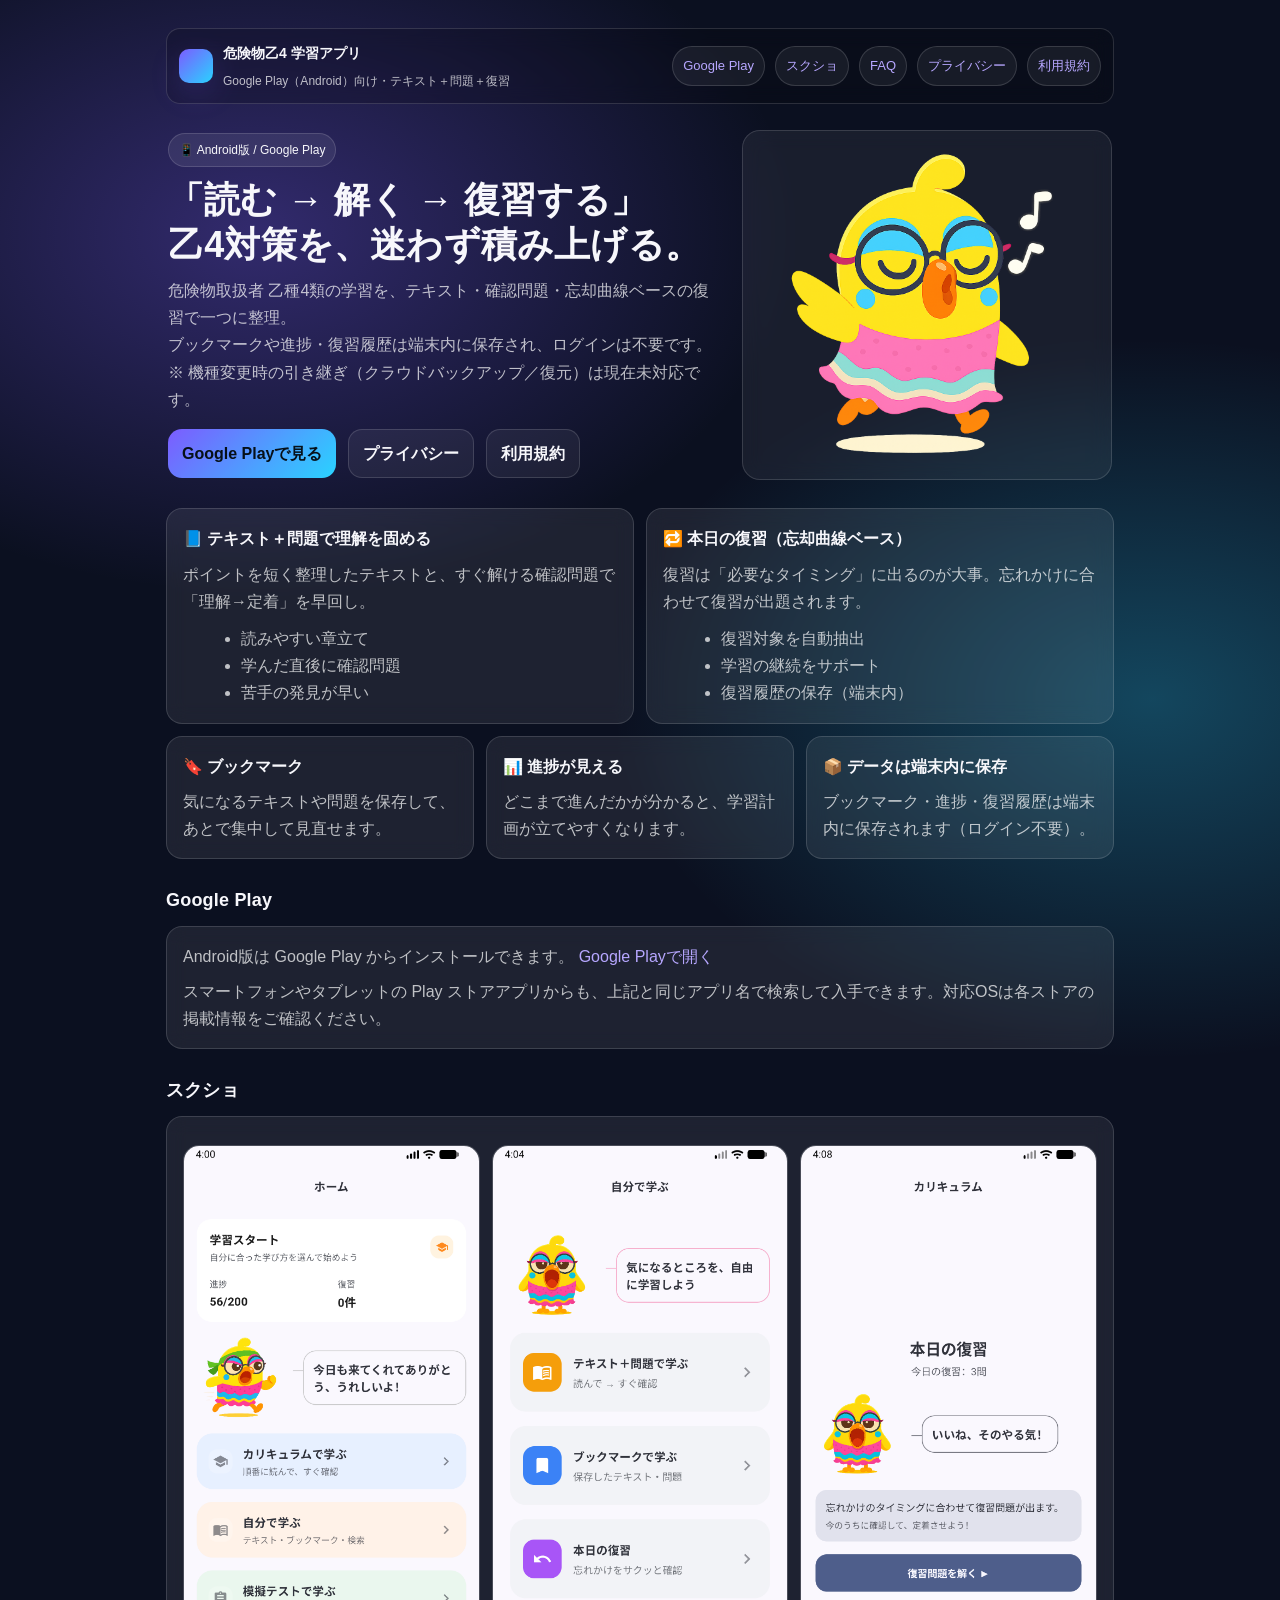
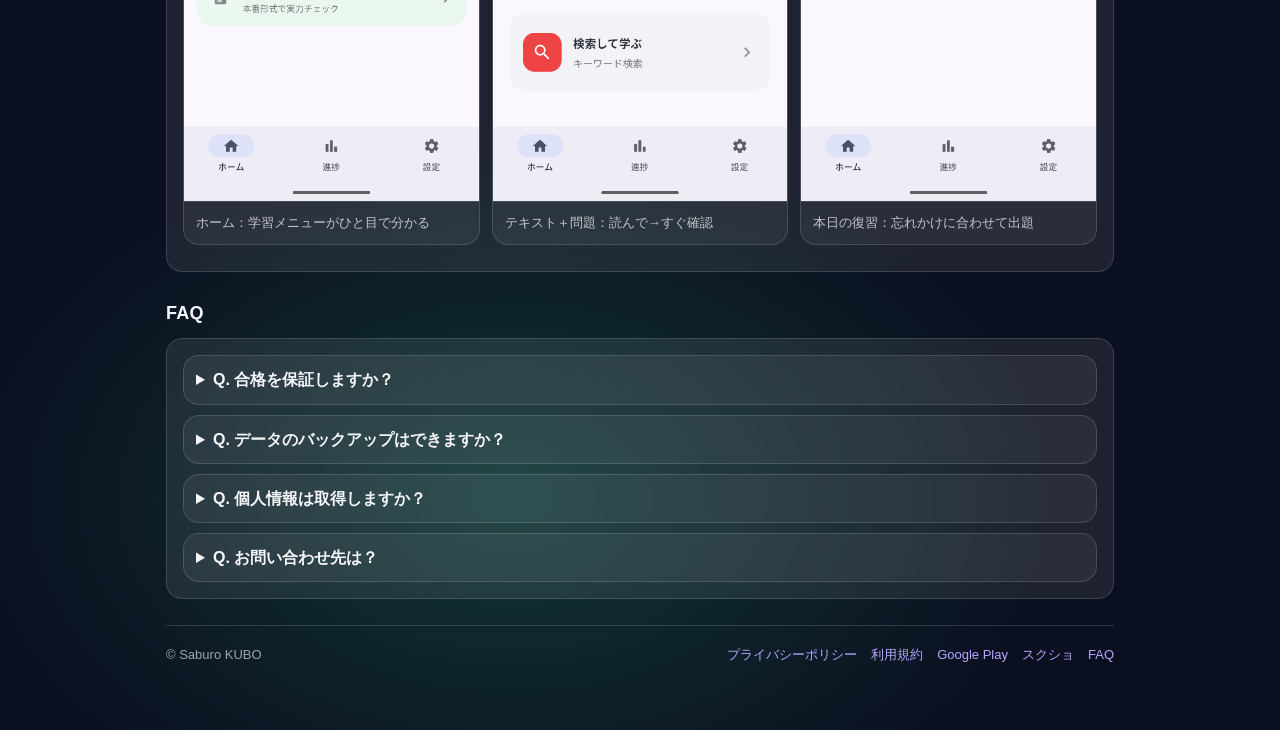
<file: index.html>
<!doctype html>
<html lang="ja">
<head>
  <meta charset="utf-8" />
  <meta name="viewport" content="width=device-width, initial-scale=1, viewport-fit=cover" />
  <meta name="color-scheme" content="dark" />
  <meta name="theme-color" content="#0b1020" />
  <title>危険物乙4 学習アプリ | Android版 公式ページ</title>
  <meta name="description" content="【Android】危険物取扱者 乙種4類の学習を、テキスト＋問題＋復習で効率化。Google Playからインストール。ブックマーク・進捗・復習履歴は端末内に保存（ログイン不要）。" />

  <style>
    :root{
      --bg:#0b1020;
      --card:rgba(255,255,255,.08);
      --fg:#f7f7fb;
      --muted:rgba(255,255,255,.72);
      --line:rgba(255,255,255,.14);
      --accent:#7c5cff;
      --accent2:#29d3ff;
      --link:#b7a7ff;
    }
    *{ box-sizing:border-box; }
    html{ -webkit-text-size-adjust:100%; text-size-adjust:100%; }
    body{
      margin:0;
      font-family:-apple-system,BlinkMacSystemFont,"Segoe UI",Roboto,Helvetica,Arial,"Hiragino Kaku Gothic ProN","Noto Sans JP","Yu Gothic",sans-serif;
      color:var(--fg);
      background:
        radial-gradient(900px 600px at 20% 10%, rgba(124,92,255,.35), transparent 60%),
        radial-gradient(900px 600px at 90% 30%, rgba(41,211,255,.28), transparent 60%),
        radial-gradient(900px 600px at 40% 90%, rgba(46,229,157,.18), transparent 60%),
        var(--bg);
      line-height:1.7;
      scroll-behavior:smooth;
    }
    a{ color:var(--link); text-decoration:none; }
    a:hover{ text-decoration:underline; }

    .wrap{ max-width:980px; margin:0 auto; padding:28px 16px 64px; }

    .nav{
      display:flex; gap:12px; align-items:center; justify-content:space-between;
      padding:10px 12px; border:1px solid var(--line); border-radius:14px;
      background:rgba(0,0,0,.18);
      backdrop-filter: blur(10px);
      position:sticky; top:12px; z-index:10;
    }
    .brand{ display:flex; gap:10px; align-items:center; }
    .logo{
      width:34px; height:34px; border-radius:10px;
      background:linear-gradient(135deg,var(--accent),var(--accent2));
      box-shadow:0 10px 30px rgba(124,92,255,.18);
    }
    .brand b{ font-size:14px; }
    .navlinks{ display:flex; gap:10px; flex-wrap:wrap; justify-content:flex-end; }
    .pill{
      display:inline-flex; gap:8px; align-items:center;
      padding:8px 10px; border-radius:999px;
      border:1px solid var(--line);
      background:rgba(255,255,255,.06);
      font-size:13px;
      white-space:nowrap;
    }

    .hero{ padding:26px 2px 10px; }
    .heroGrid{ display:grid; grid-template-columns:1fr; gap:18px; align-items:center; }
    @media (min-width:860px){
      .heroGrid{ grid-template-columns:1.2fr .8fr; }
    }

    .badge{ display:inline-flex; align-items:center; gap:6px; font-size:12px; padding:6px 10px; border-radius:999px; background:rgba(255,255,255,.08); border:1px solid var(--line); }
    h1{ margin:10px 0 10px; font-size:28px; line-height:1.25; letter-spacing:.2px; }
    @media (min-width:780px){ h1{ font-size:36px; } }
    .lead{ color:var(--muted); margin:0 0 16px; max-width:62ch; }
    .ctaRow{ display:flex; gap:12px; flex-wrap:wrap; margin-top:14px; }
    .btn{
      display:inline-flex; align-items:center; justify-content:center; gap:8px;
      padding:10px 14px; border-radius:14px; border:1px solid var(--line);
      background:rgba(255,255,255,.06);
      color:var(--fg);
      font-weight:600;
    }
    .btn.primary{
      border:none;
      background:linear-gradient(135deg,var(--accent),var(--accent2));
      color:#061018;
    }

    .heroImgWrap{
      border:1px solid var(--line);
      background:rgba(255,255,255,.06);
      border-radius:18px;
      padding:14px;
      display:flex; align-items:center; justify-content:center;
      backdrop-filter: blur(10px);
    }
    .heroImg{
      width:min(320px, 100%);
      height:auto;
      border-radius:14px;
      display:block;
    }

    .grid{ display:grid; gap:12px; grid-template-columns:repeat(12,1fr); margin-top:18px; }
    .card{
      grid-column:span 12;
      padding:16px; border-radius:16px;
      border:1px solid var(--line);
      background:var(--card);
      backdrop-filter: blur(10px);
    }
    .card h2{ margin:0 0 8px; font-size:16px; }
    .card p{ margin:0; color:var(--muted); }
    .card ul{ margin:10px 0 0 18px; color:var(--muted); }
    @media (min-width:780px){
      .card.span6{ grid-column:span 6; }
      .card.span4{ grid-column:span 4; }
    }

    .sectionTitle{
      margin:26px 0 10px;
      font-size:18px;
      letter-spacing:.2px;
    }

    .shots{
      display:grid;
      grid-template-columns:1fr;
      gap:12px;
    }
    @media (min-width:780px){
      .shots{ grid-template-columns:repeat(3,1fr); }
    }
    .shot{
      border:1px solid var(--line);
      background:rgba(255,255,255,.06);
      border-radius:16px;
      overflow:hidden;
    }
    .shot img{
      width:100%;
      height:auto;
      display:block;
      background:rgba(0,0,0,.18);
    }
    .shot .cap{
      padding:10px 12px;
      color:var(--muted);
      font-size:13px;
      border-top:1px solid var(--line);
    }

    details{
      border:1px solid var(--line);
      border-radius:16px;
      background:rgba(255,255,255,.06);
      padding:10px 12px;
    }
    details + details{ margin-top:10px; }
    summary{ cursor:pointer; font-weight:700; }
    details p{ margin:8px 0 0; color:var(--muted); }

    .footer{
      margin-top:26px; padding-top:18px; border-top:1px solid var(--line);
      color:rgba(255,255,255,.6); font-size:13px;
      display:flex; gap:12px; flex-wrap:wrap; justify-content:space-between; align-items:center;
    }
    .smalllinks{ display:flex; gap:14px; flex-wrap:wrap; }
  </style>
</head>

<body>
  <div class="wrap">
    <div class="nav">
      <div class="brand">
        <div class="logo" aria-hidden="true"></div>
        <div>
          <b>危険物乙4 学習アプリ</b><br/>
          <span style="font-size:12px;color:var(--muted);">Google Play（Android）向け・テキスト＋問題＋復習</span>
        </div>
      </div>

      <div class="navlinks">
        <!-- ★公開後は details?id=パッケージ名 に差し替え推奨 -->
        <a class="pill" href="https://play.google.com/store/search?q=%E5%8D%B1%E9%99%BA%E7%89%A9%E4%B9%994%E5%AD%A6%E7%BF%92%E3%82%A2%E3%83%97%E3%83%AA&c=apps">Google Play</a>
        <a class="pill" href="#screenshots">スクショ</a>
        <a class="pill" href="#faq">FAQ</a>
        <a class="pill" href="./privacy.html">プライバシー</a>
        <a class="pill" href="./terms.html">利用規約</a>
      </div>
    </div>

    <div class="hero">
      <div class="heroGrid">
        <div>
          <span class="badge">📱 Android版 / Google Play</span>
          <h1>「読む → 解く → 復習する」<br/>乙4対策を、迷わず積み上げる。</h1>
          <p class="lead">
            危険物取扱者 乙種4類の学習を、テキスト・確認問題・忘却曲線ベースの復習で一つに整理。<br/>
            ブックマークや進捗・復習履歴は端末内に保存され、ログインは不要です。<br/>
            ※ 機種変更時の引き継ぎ（クラウドバックアップ／復元）は現在未対応です。
          </p>

          <div class="ctaRow">
            <a class="btn primary" href="https://play.google.com/store/search?q=%E5%8D%B1%E9%99%BA%E7%89%A9%E4%B9%994%E5%AD%A6%E7%BF%92%E3%82%A2%E3%83%97%E3%83%AA&c=apps">
              Google Playで見る
            </a>
            <a class="btn" href="./privacy.html">プライバシー</a>
            <a class="btn" href="./terms.html">利用規約</a>
          </div>
        </div>

        <div class="heroImgWrap">
          <img class="heroImg" src="./assets/nicosme_whistle.png" alt="キャラクター画像" />
        </div>
      </div>
    </div>

    <div class="grid">
      <div class="card span6">
        <h2>📘 テキスト＋問題で理解を固める</h2>
        <p>ポイントを短く整理したテキストと、すぐ解ける確認問題で「理解→定着」を早回し。</p>
        <ul>
          <li>読みやすい章立て</li>
          <li>学んだ直後に確認問題</li>
          <li>苦手の発見が早い</li>
        </ul>
      </div>

      <div class="card span6">
        <h2>🔁 本日の復習（忘却曲線ベース）</h2>
        <p>復習は「必要なタイミング」に出るのが大事。忘れかけに合わせて復習が出題されます。</p>
        <ul>
          <li>復習対象を自動抽出</li>
          <li>学習の継続をサポート</li>
          <li>復習履歴の保存（端末内）</li>
        </ul>
      </div>

      <div class="card span4">
        <h2>🔖 ブックマーク</h2>
        <p>気になるテキストや問題を保存して、あとで集中して見直せます。</p>
      </div>

      <div class="card span4">
        <h2>📊 進捗が見える</h2>
        <p>どこまで進んだかが分かると、学習計画が立てやすくなります。</p>
      </div>

      <div class="card span4">
        <h2>📦 データは端末内に保存</h2>
        <p>ブックマーク・進捗・復習履歴は端末内に保存されます（ログイン不要）。</p>
      </div>
    </div>

    <h2 class="sectionTitle" id="google-play">Google Play</h2>
    <div class="card">
      <p>
        Android版は Google Play からインストールできます。
        <a href="https://play.google.com/store/search?q=%E5%8D%B1%E9%99%BA%E7%89%A9%E4%B9%994%E5%AD%A6%E7%BF%92%E3%82%A2%E3%83%97%E3%83%AA&c=apps">Google Playで開く</a>
      </p>
      <p style="margin-top:8px;">
        スマートフォンやタブレットの Play ストアアプリからも、上記と同じアプリ名で検索して入手できます。対応OSは各ストアの掲載情報をご確認ください。
      </p>
    </div>

    <h2 class="sectionTitle" id="screenshots">スクショ</h2>
    <div class="card">
      <div class="shots" style="margin-top:12px;">
        <div class="shot">
          <img src="./assets/Screenshot_home.png" alt="スクリーンショット1（差し替え）" />
          <div class="cap">ホーム：学習メニューがひと目で分かる</div>
        </div>
        <div class="shot">
          <img src="./assets/Screenshot_FreeStudy.png" alt="スクリーンショット2（差し替え）" />
          <div class="cap">テキスト＋問題：読んで→すぐ確認</div>
        </div>
        <div class="shot">
          <img src="./assets/Screenshot_review.png" alt="スクリーンショット3（差し替え）" />
          <div class="cap">本日の復習：忘れかけに合わせて出題</div>
        </div>
      </div>
      <p style="margin-top:10px;color:var(--muted);font-size:13px;"></p>
    </div>

    <h2 class="sectionTitle" id="faq">FAQ</h2>
    <div class="card">
      <details>
        <summary>Q. 合格を保証しますか？</summary>
        <p>A. 本アプリは学習支援を目的としています。合格を保証するものではありません。</p>
      </details>

      <details>
        <summary>Q. データのバックアップはできますか？</summary>
        <p>A. 現在、引き継ぎ（クラウドバックアップ／復元）には対応していません。学習データは端末内に保存されます。</p>
      </details>

      <details>
        <summary>Q. 個人情報は取得しますか？</summary>
        <p>A. 取得する可能性のある情報と利用目的は、プライバシーポリシーに記載します。</p>
      </details>

      <details>
        <summary>Q. お問い合わせ先は？</summary>
        <p>連絡先：<a href="mailto:kikenotsuinfo@gmail.com">kikenotsuinfo@gmail.com</a></p>
      </details>
    </div>

    <div class="footer">
      <div>© Saburo KUBO</div>
      <div class="smalllinks">
        <a href="./privacy.html">プライバシーポリシー</a>
        <a href="./terms.html">利用規約</a>
        <a href="https://play.google.com/store/search?q=%E5%8D%B1%E9%99%BA%E7%89%A9%E4%B9%994%E5%AD%A6%E7%BF%92%E3%82%A2%E3%83%97%E3%83%AA&c=apps">Google Play</a>
        <a href="#screenshots">スクショ</a>
        <a href="#faq">FAQ</a>
      </div>
    </div>
  </div>
  <script>
    (function () {
      var heroPh =
        "data:image/svg+xml," +
        encodeURIComponent(
          '<svg xmlns="http://www.w3.org/2000/svg" width="320" height="320" viewBox="0 0 320 320"><defs><linearGradient id="g" x1="0" y1="0" x2="1" y2="1"><stop offset="0" stop-color="#7c5cff"/><stop offset="1" stop-color="#29d3ff"/></linearGradient></defs><rect width="320" height="320" rx="24" fill="url(#g)"/><text x="160" y="168" text-anchor="middle" fill="#061018" font-size="13" font-family="system-ui,sans-serif" font-weight="700">危険物乙4</text></svg>'
        );
      var shotPh =
        "data:image/svg+xml," +
        encodeURIComponent(
          '<svg xmlns="http://www.w3.org/2000/svg" width="400" height="780" viewBox="0 0 400 780"><rect fill="#12172a" width="400" height="780" rx="28"/><text x="200" y="392" text-anchor="middle" fill="rgba(247,247,251,.4)" font-size="13" font-family="system-ui,sans-serif">スクリーンショット</text></svg>'
        );
      function bind(img, ph) {
        function swap() {
          img.onerror = null;
          img.src = ph;
        }
        img.addEventListener("error", swap);
        if (img.complete && img.naturalWidth === 0 && img.src.indexOf("data:") !== 0) swap();
      }
      document.querySelectorAll(".heroImg").forEach(function (el) {
        bind(el, heroPh);
      });
      document.querySelectorAll(".shot img").forEach(function (el) {
        bind(el, shotPh);
      });
    })();
  </script>
</body>
</html>
</file>
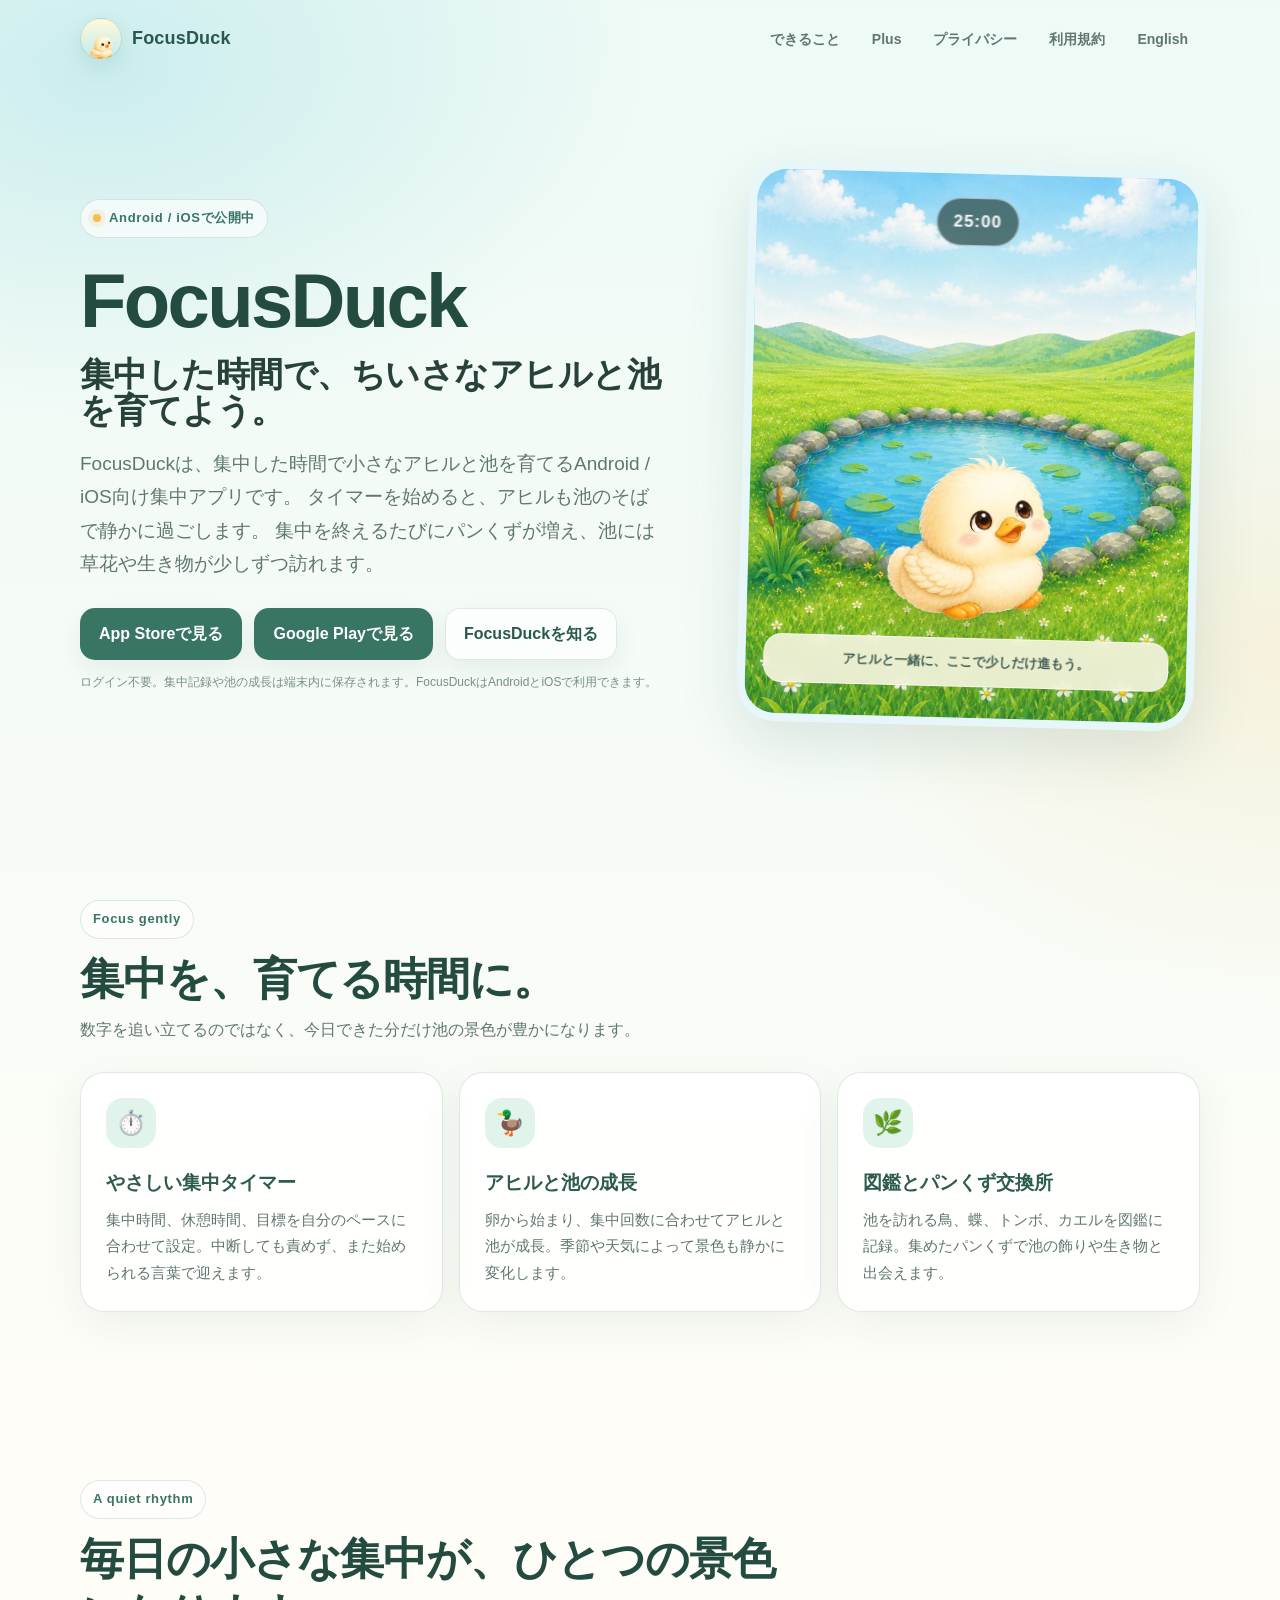
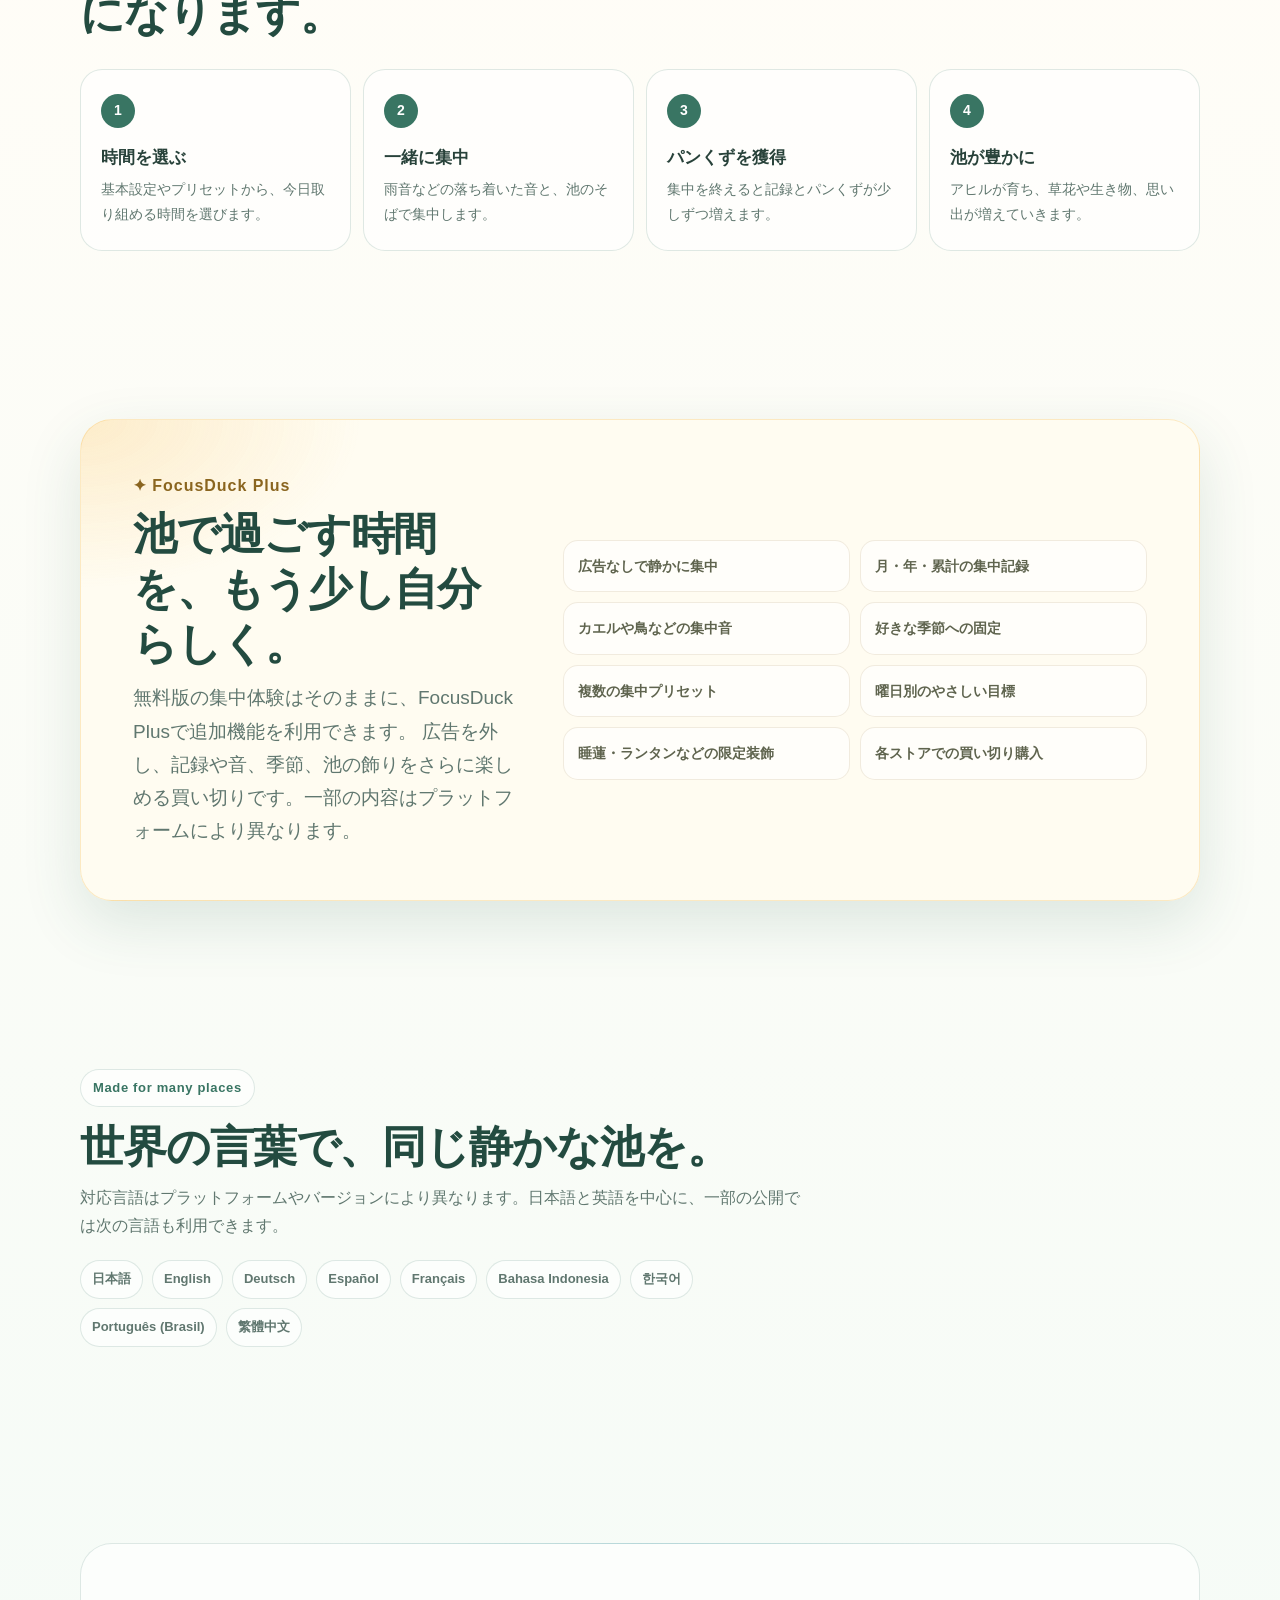
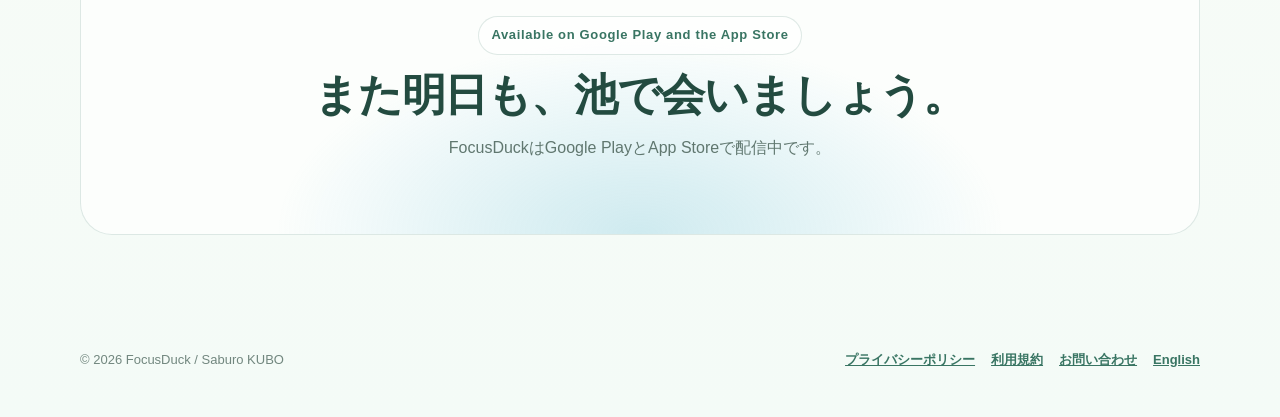
<file: focusduck/index.html>
<!doctype html>
<html lang="ja">
<head>
  <meta charset="utf-8" />
  <meta name="viewport" content="width=device-width, initial-scale=1, viewport-fit=cover" />
  <meta name="color-scheme" content="light" />
  <meta name="theme-color" content="#dff4ec" />
  <title>FocusDuck | 集中した時間で、アヒルと池を育てよう</title>
  <meta
    name="description"
    content="FocusDuckは、集中した時間で小さなアヒルと池を育てるAndroid / iOS向け集中支援アプリです。やさしいタイマー、集中記録、池の成長をひとつに。"
  />
  <meta property="og:title" content="FocusDuck" />
  <meta property="og:description" content="集中した時間で、ちいさなアヒルと池を育てよう。" />
  <meta property="og:type" content="website" />
  <meta property="og:url" content="https://saburokubo.github.io/focusduck/" />
  <meta property="og:image" content="https://saburokubo.github.io/focusduck/assets/pond.webp" />
  <style>
    :root {
      --ink: #28423a;
      --muted: #60776f;
      --cream: #fffaf0;
      --paper: rgba(255, 255, 255, .82);
      --line: rgba(57, 117, 99, .16);
      --green: #397563;
      --green-dark: #28594b;
      --blue: #58b8ce;
      --yellow: #f6bc55;
      --shadow: 0 22px 60px rgba(45, 100, 82, .14);
    }
    * { box-sizing: border-box; }
    html {
      scroll-behavior: smooth;
      -webkit-text-size-adjust: 100%;
      text-size-adjust: 100%;
    }
    body {
      margin: 0;
      color: var(--ink);
      background:
        radial-gradient(800px 520px at 8% 2%, rgba(112, 205, 216, .28), transparent 68%),
        radial-gradient(680px 520px at 100% 18%, rgba(246, 188, 85, .16), transparent 68%),
        linear-gradient(180deg, #eefaf6 0%, #fffdf7 42%, #f4fbf7 100%);
      font-family: -apple-system, BlinkMacSystemFont, "Segoe UI", Roboto, Helvetica, Arial,
        "Hiragino Kaku Gothic ProN", "Noto Sans JP", "Yu Gothic", sans-serif;
      line-height: 1.75;
    }
    a { color: inherit; }
    img { max-width: 100%; }
    .shell { width: min(1120px, calc(100% - 32px)); margin: 0 auto; }
    .nav {
      display: flex;
      align-items: center;
      justify-content: space-between;
      gap: 18px;
      padding: 18px 0;
    }
    .brand {
      display: inline-flex;
      align-items: center;
      gap: 10px;
      color: var(--green-dark);
      font-size: 18px;
      font-weight: 800;
      letter-spacing: .01em;
      text-decoration: none;
    }
    .brand-mark {
      position: relative;
      display: grid;
      place-items: center;
      width: 42px;
      height: 42px;
      overflow: hidden;
      border: 1px solid rgba(57, 117, 99, .18);
      border-radius: 50%;
      background: linear-gradient(180deg, #fff9d9, #bcecf1);
      box-shadow: 0 8px 20px rgba(57, 117, 99, .12);
    }
    .brand-mark img {
      position: absolute;
      width: 44px;
      transform: translateY(5px);
    }
    .nav-links { display: flex; align-items: center; gap: 8px; }
    .nav-links a {
      padding: 8px 12px;
      border-radius: 999px;
      color: var(--muted);
      font-size: 14px;
      font-weight: 700;
      text-decoration: none;
    }
    .nav-links a:hover,
    .nav-links a:focus-visible {
      background: rgba(255, 255, 255, .7);
      color: var(--green-dark);
    }
    .hero {
      display: grid;
      grid-template-columns: minmax(0, 1fr) minmax(320px, .78fr);
      align-items: center;
      gap: clamp(28px, 6vw, 76px);
      padding: clamp(42px, 7vw, 88px) 0 90px;
    }
    .eyebrow,
    .mini-label {
      display: inline-flex;
      align-items: center;
      gap: 8px;
      padding: 7px 12px;
      border: 1px solid var(--line);
      border-radius: 999px;
      background: rgba(255, 255, 255, .64);
      color: var(--green);
      font-size: 13px;
      font-weight: 800;
      letter-spacing: .05em;
    }
    .eyebrow::before {
      width: 8px;
      height: 8px;
      border-radius: 50%;
      background: var(--yellow);
      content: "";
      box-shadow: 0 0 0 5px rgba(246, 188, 85, .16);
    }
    h1 {
      margin: 22px 0 18px;
      color: #234b40;
      font-size: clamp(40px, 6.6vw, 76px);
      line-height: 1.08;
      letter-spacing: -.035em;
    }
    h1 span {
      display: block;
      margin-top: 14px;
      color: var(--ink);
      font-size: clamp(22px, 3vw, 34px);
      letter-spacing: -.015em;
    }
    .lead {
      max-width: 640px;
      margin: 0;
      color: var(--muted);
      font-size: clamp(16px, 2vw, 19px);
    }
    .cta-row { display: flex; flex-wrap: wrap; gap: 12px; margin-top: 28px; }
    .button {
      display: inline-flex;
      min-height: 48px;
      align-items: center;
      justify-content: center;
      padding: 11px 18px;
      border: 1px solid var(--line);
      border-radius: 15px;
      background: rgba(255, 255, 255, .72);
      color: var(--green-dark);
      font-weight: 800;
      text-decoration: none;
      box-shadow: 0 10px 25px rgba(40, 89, 75, .08);
    }
    .button.primary {
      border-color: transparent;
      background: var(--green);
      color: #fff;
    }
    .button[aria-disabled="true"] {
      cursor: default;
      opacity: .82;
    }
    .hero-note { margin: 12px 0 0; color: #789087; font-size: 12px; }
    .pond-frame {
      position: relative;
      min-height: 560px;
      overflow: hidden;
      border: 8px solid rgba(255, 255, 255, .74);
      border-radius: 38px;
      background: #9edee9;
      box-shadow: var(--shadow);
      transform: rotate(1.5deg);
      isolation: isolate;
    }
    .pond-scene {
      position: absolute;
      inset: 0;
      width: 100%;
      height: 100%;
      object-fit: cover;
    }
    .hero-duck {
      position: absolute;
      z-index: 2;
      left: 50%;
      bottom: 12%;
      width: 62%;
      filter: drop-shadow(0 18px 18px rgba(35, 85, 72, .18));
      transform: translateX(-50%);
    }
    .timer-chip {
      position: absolute;
      z-index: 3;
      top: 24px;
      left: 50%;
      padding: 8px 16px;
      border: 1px solid rgba(255, 255, 255, .55);
      border-radius: 999px;
      background: rgba(38, 66, 60, .68);
      color: #fff;
      font-size: 17px;
      font-weight: 800;
      letter-spacing: .06em;
      backdrop-filter: blur(10px);
      transform: translateX(-50%);
    }
    .pond-caption {
      position: absolute;
      z-index: 3;
      right: 18px;
      bottom: 18px;
      left: 18px;
      padding: 12px 14px;
      border: 1px solid rgba(255, 255, 255, .65);
      border-radius: 18px;
      background: rgba(255, 251, 236, .84);
      color: #3f5c52;
      font-size: 13px;
      font-weight: 800;
      text-align: center;
      backdrop-filter: blur(12px);
    }
    .section { padding: 84px 0; }
    .section-head { max-width: 720px; margin-bottom: 28px; }
    h2 {
      margin: 12px 0 10px;
      color: #234b40;
      font-size: clamp(28px, 4vw, 44px);
      line-height: 1.25;
      letter-spacing: -.025em;
    }
    .section-head p { margin: 0; color: var(--muted); }
    .features {
      display: grid;
      grid-template-columns: repeat(3, minmax(0, 1fr));
      gap: 16px;
    }
    .card {
      padding: 25px;
      border: 1px solid var(--line);
      border-radius: 24px;
      background: var(--paper);
      box-shadow: 0 12px 40px rgba(47, 105, 87, .08);
    }
    .icon {
      display: grid;
      width: 50px;
      height: 50px;
      place-items: center;
      border-radius: 17px;
      background: #e1f4ec;
      font-size: 24px;
    }
    .card h3 { margin: 18px 0 8px; color: #2d5b4e; font-size: 19px; }
    .card p { margin: 0; color: var(--muted); font-size: 15px; }
    .rhythm {
      display: grid;
      grid-template-columns: repeat(4, minmax(0, 1fr));
      gap: 12px;
      counter-reset: rhythm;
    }
    .step {
      position: relative;
      padding: 24px 20px;
      border: 1px solid var(--line);
      border-radius: 22px;
      background: rgba(255, 255, 255, .58);
      counter-increment: rhythm;
    }
    .step::before {
      display: grid;
      width: 34px;
      height: 34px;
      place-items: center;
      border-radius: 50%;
      background: var(--green);
      color: #fff;
      content: counter(rhythm);
      font-size: 14px;
      font-weight: 900;
    }
    .step h3 { margin: 15px 0 5px; font-size: 17px; }
    .step p { margin: 0; color: var(--muted); font-size: 14px; }
    .plus {
      display: grid;
      grid-template-columns: .8fr 1.2fr;
      gap: 40px;
      align-items: center;
      padding: clamp(28px, 5vw, 52px);
      border: 1px solid rgba(246, 188, 85, .3);
      border-radius: 32px;
      background:
        radial-gradient(400px 240px at 0% 0%, rgba(246, 188, 85, .25), transparent 70%),
        rgba(255, 252, 240, .86);
      box-shadow: var(--shadow);
    }
    .plus-badge {
      display: inline-flex;
      align-items: center;
      gap: 7px;
      color: #8a651f;
      font-weight: 900;
      letter-spacing: .06em;
    }
    .plus h2 { margin-top: 6px; }
    .plus-list {
      display: grid;
      grid-template-columns: repeat(2, minmax(0, 1fr));
      gap: 10px;
      margin: 0;
      padding: 0;
      list-style: none;
    }
    .plus-list li {
      padding: 13px 14px;
      border: 1px solid rgba(138, 101, 31, .12);
      border-radius: 15px;
      background: rgba(255, 255, 255, .62);
      color: #5f644e;
      font-size: 14px;
      font-weight: 700;
    }
    .language-box {
      display: flex;
      flex-wrap: wrap;
      gap: 9px;
      margin-top: 20px;
    }
    .language-box span {
      padding: 7px 11px;
      border: 1px solid var(--line);
      border-radius: 999px;
      background: rgba(255, 255, 255, .62);
      color: var(--muted);
      font-size: 13px;
      font-weight: 700;
    }
    .final-cta {
      padding: 72px 24px;
      border: 1px solid var(--line);
      border-radius: 32px;
      background:
        radial-gradient(520px 280px at 50% 100%, rgba(88, 184, 206, .28), transparent 70%),
        rgba(255, 255, 255, .66);
      text-align: center;
    }
    .final-cta p { max-width: 620px; margin: 12px auto 0; color: var(--muted); }
    footer {
      display: flex;
      align-items: center;
      justify-content: space-between;
      gap: 18px;
      padding: 30px 0 46px;
      color: #72877f;
      font-size: 13px;
    }
    .footer-links { display: flex; flex-wrap: wrap; gap: 16px; }
    .footer-links a { color: var(--green); font-weight: 700; }
    @media (max-width: 840px) {
      .hero { grid-template-columns: 1fr; padding-top: 28px; }
      .hero-copy { text-align: center; }
      .lead { margin-right: auto; margin-left: auto; }
      .cta-row { justify-content: center; }
      .pond-frame { width: min(460px, 100%); min-height: 590px; margin: 10px auto 0; transform: none; }
      .features { grid-template-columns: 1fr; }
      .rhythm { grid-template-columns: repeat(2, minmax(0, 1fr)); }
      .plus { grid-template-columns: 1fr; }
    }
    @media (max-width: 600px) {
      .shell { width: min(100% - 24px, 1120px); }
      .nav { align-items: flex-start; }
      .nav-links a:not(:last-child) { display: none; }
      .hero { padding-bottom: 56px; }
      h1 { font-size: clamp(38px, 13vw, 56px); }
      h1 span { margin-top: 12px; font-size: 22px; }
      .pond-frame { min-height: 500px; border-width: 6px; border-radius: 30px; }
      .section { padding: 58px 0; }
      .rhythm,
      .plus-list { grid-template-columns: 1fr; }
      .plus { padding: 26px 18px; border-radius: 26px; }
      footer { align-items: flex-start; flex-direction: column; }
    }
    @media (prefers-reduced-motion: reduce) {
      html { scroll-behavior: auto; }
    }
  </style>
</head>

<body>
  <div class="shell">
    <nav class="nav" aria-label="メインナビゲーション">
      <a class="brand" href="./" aria-label="FocusDuck ホーム">
        <span class="brand-mark" aria-hidden="true"><img src="./assets/duck.webp" alt="" /></span>
        FocusDuck
      </a>
      <div class="nav-links">
        <a href="#features">できること</a>
        <a href="#plus">Plus</a>
        <a href="./privacy.html">プライバシー</a>
        <a href="./terms.html">利用規約</a>
        <a href="./en/" lang="en">English</a>
      </div>
    </nav>

    <main>
      <section class="hero">
        <div class="hero-copy">
          <span class="eyebrow">Android / iOSで公開中</span>
          <h1>
            FocusDuck
            <span>集中した時間で、ちいさなアヒルと池を育てよう。</span>
          </h1>
          <p class="lead">
            FocusDuckは、集中した時間で小さなアヒルと池を育てるAndroid / iOS向け集中アプリです。
            タイマーを始めると、アヒルも池のそばで静かに過ごします。
            集中を終えるたびにパンくずが増え、池には草花や生き物が少しずつ訪れます。
          </p>
          <div class="cta-row">
            <a class="button primary" href="https://apps.apple.com/app/id6806148900">App Storeで見る</a>
            <a class="button primary" href="https://play.google.com/store/apps/details?id=com.kubosaburo.focusduck">Google Playで見る</a>
            <a class="button" href="#features">FocusDuckを知る</a>
          </div>
          <p class="hero-note">ログイン不要。集中記録や池の成長は端末内に保存されます。FocusDuckはAndroidとiOSで利用できます。</p>
        </div>

        <div class="pond-frame" aria-label="FocusDuckの池とアヒルのイメージ">
          <img class="pond-scene" src="./assets/pond.webp" alt="" />
          <span class="timer-chip">25:00</span>
          <img class="hero-duck" src="./assets/duck.webp" alt="池のそばで蝶を見上げるFocusDuckのアヒル" />
          <p class="pond-caption">アヒルと一緒に、ここで少しだけ進もう。</p>
        </div>
      </section>

      <section class="section" id="features">
        <div class="section-head">
          <span class="mini-label">Focus gently</span>
          <h2>集中を、育てる時間に。</h2>
          <p>数字を追い立てるのではなく、今日できた分だけ池の景色が豊かになります。</p>
        </div>
        <div class="features">
          <article class="card">
            <div class="icon" aria-hidden="true">⏱️</div>
            <h3>やさしい集中タイマー</h3>
            <p>集中時間、休憩時間、目標を自分のペースに合わせて設定。中断しても責めず、また始められる言葉で迎えます。</p>
          </article>
          <article class="card">
            <div class="icon" aria-hidden="true">🦆</div>
            <h3>アヒルと池の成長</h3>
            <p>卵から始まり、集中回数に合わせてアヒルと池が成長。季節や天気によって景色も静かに変化します。</p>
          </article>
          <article class="card">
            <div class="icon" aria-hidden="true">🌿</div>
            <h3>図鑑とパンくず交換所</h3>
            <p>池を訪れる鳥、蝶、トンボ、カエルを図鑑に記録。集めたパンくずで池の飾りや生き物と出会えます。</p>
          </article>
        </div>
      </section>

      <section class="section">
        <div class="section-head">
          <span class="mini-label">A quiet rhythm</span>
          <h2>毎日の小さな集中が、ひとつの景色になります。</h2>
        </div>
        <div class="rhythm">
          <article class="step">
            <h3>時間を選ぶ</h3>
            <p>基本設定やプリセットから、今日取り組める時間を選びます。</p>
          </article>
          <article class="step">
            <h3>一緒に集中</h3>
            <p>雨音などの落ち着いた音と、池のそばで集中します。</p>
          </article>
          <article class="step">
            <h3>パンくずを獲得</h3>
            <p>集中を終えると記録とパンくずが少しずつ増えます。</p>
          </article>
          <article class="step">
            <h3>池が豊かに</h3>
            <p>アヒルが育ち、草花や生き物、思い出が増えていきます。</p>
          </article>
        </div>
      </section>

      <section class="section" id="plus">
        <div class="plus">
          <div>
            <span class="plus-badge">✦ FocusDuck Plus</span>
            <h2>池で過ごす時間を、もう少し自分らしく。</h2>
            <p class="lead">
              無料版の集中体験はそのままに、FocusDuck Plusで追加機能を利用できます。
              広告を外し、記録や音、季節、池の飾りをさらに楽しめる買い切りです。一部の内容はプラットフォームにより異なります。
            </p>
          </div>
          <ul class="plus-list">
            <li>広告なしで静かに集中</li>
            <li>月・年・累計の集中記録</li>
            <li>カエルや鳥などの集中音</li>
            <li>好きな季節への固定</li>
            <li>複数の集中プリセット</li>
            <li>曜日別のやさしい目標</li>
            <li>睡蓮・ランタンなどの限定装飾</li>
            <li>各ストアでの買い切り購入</li>
          </ul>
        </div>
      </section>

      <section class="section">
        <div class="section-head">
          <span class="mini-label">Made for many places</span>
          <h2>世界の言葉で、同じ静かな池を。</h2>
          <p>対応言語はプラットフォームやバージョンにより異なります。日本語と英語を中心に、一部の公開では次の言語も利用できます。</p>
          <div class="language-box" aria-label="言語の例">
            <span>日本語</span>
            <span>English</span>
            <span>Deutsch</span>
            <span>Español</span>
            <span>Français</span>
            <span>Bahasa Indonesia</span>
            <span>한국어</span>
            <span>Português (Brasil)</span>
            <span>繁體中文</span>
          </div>
        </div>
      </section>

      <section class="section">
        <div class="final-cta">
          <span class="mini-label">Available on Google Play and the App Store</span>
          <h2>また明日も、池で会いましょう。</h2>
          <p>
            FocusDuckはGoogle PlayとApp Storeで配信中です。
          </p>
        </div>
      </section>
    </main>

    <footer>
      <span>© 2026 FocusDuck / Saburo KUBO</span>
      <div class="footer-links">
        <a href="./privacy.html">プライバシーポリシー</a>
        <a href="./terms.html">利用規約</a>
        <a href="mailto:saburo.apps@gmail.com?subject=FocusDuck%20お問い合わせ">お問い合わせ</a>
        <a href="./en/" lang="en">English</a>
      </div>
    </footer>
  </div>
</body>
</html>
</file>
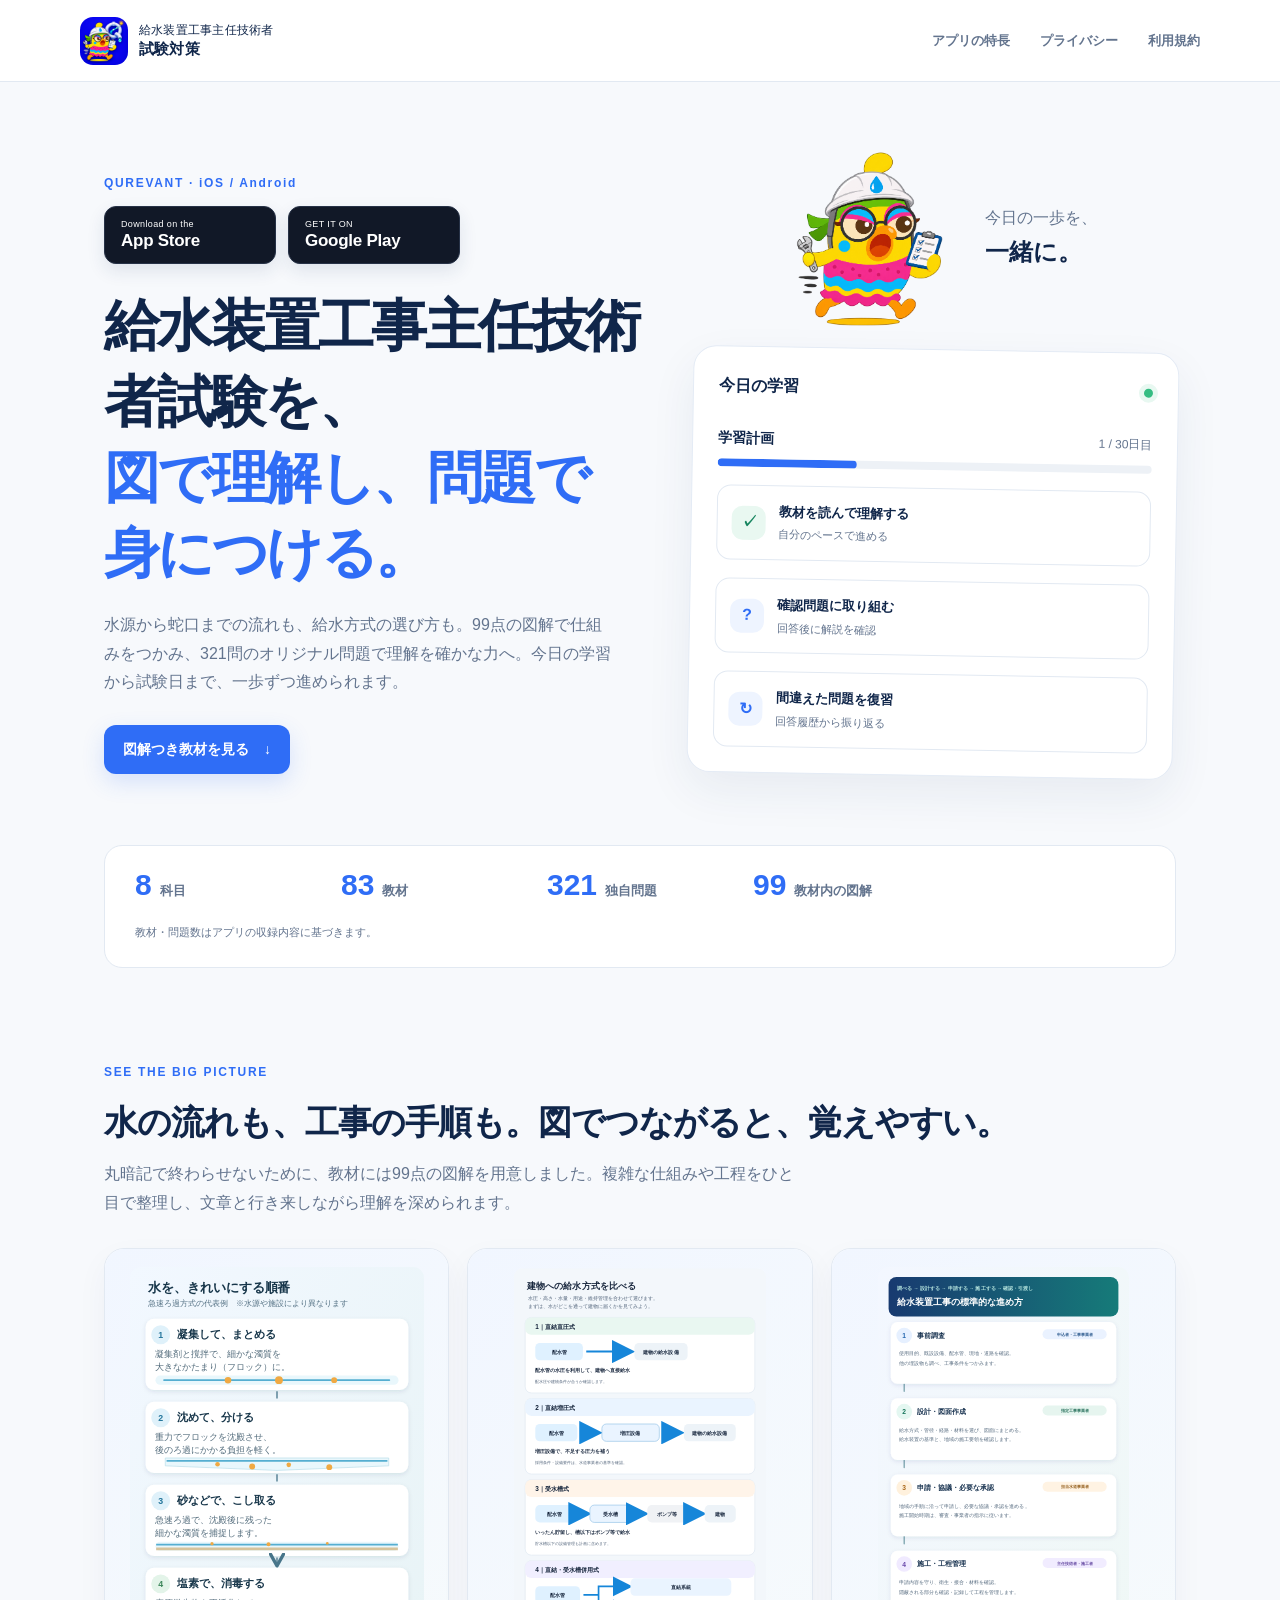
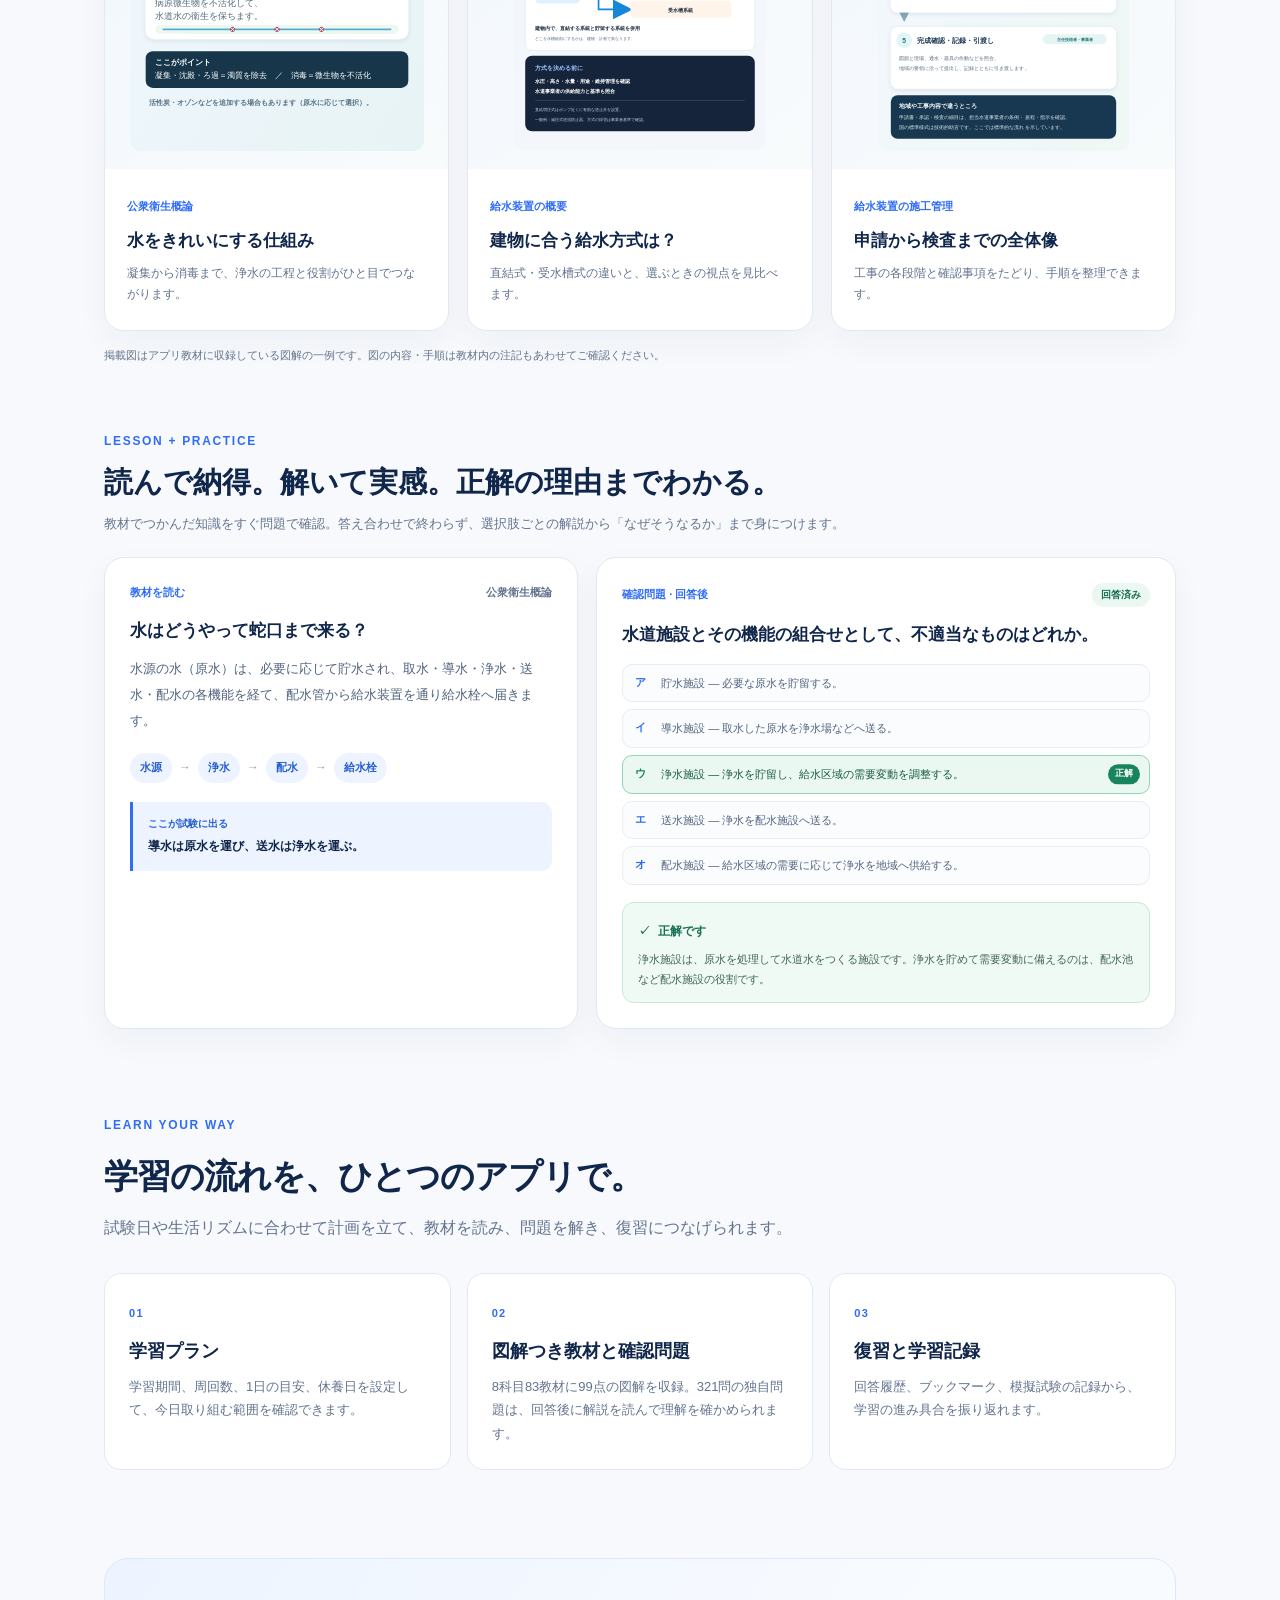
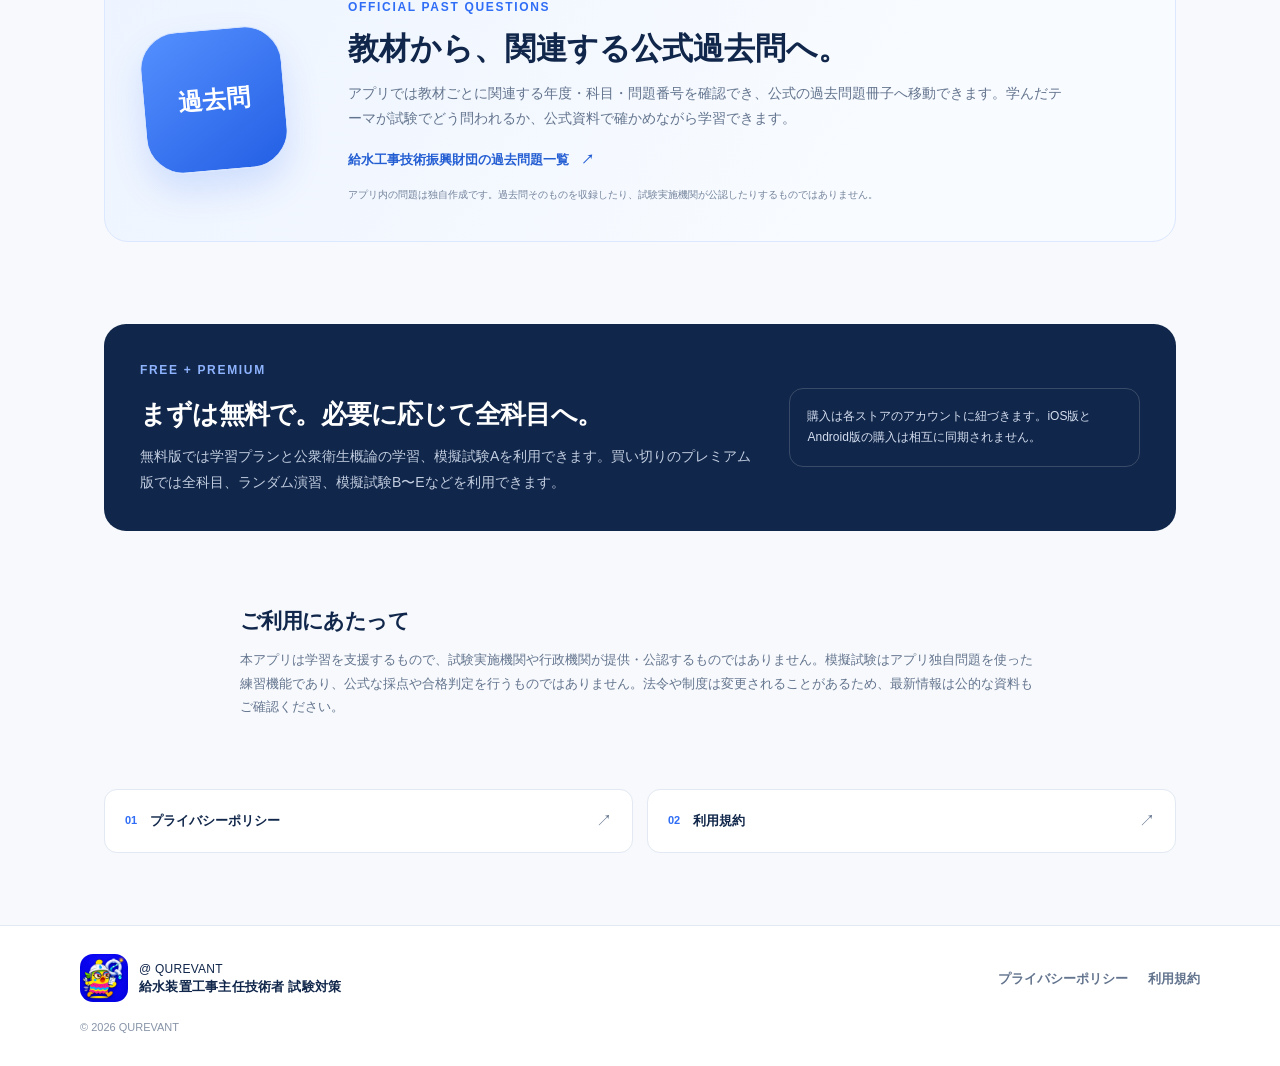
<file: kyusui-souchi-shunin-gijutsusha/index.html>
<!doctype html>
<html lang="ja">
<head>
  <meta charset="utf-8">
  <meta name="viewport" content="width=device-width, initial-scale=1">
  <meta name="description" content="QUREVANTの給水装置工事主任技術者試験対策アプリ。8科目83教材に99点の図解、321問の独自問題、公式過去問リンクを収録。iOS・Androidで配信中。">
  <meta name="theme-color" content="#10264a">
  <meta name="robots" content="index,follow,max-image-preview:large">
  <link rel="canonical" href="https://saburokubo.github.io/kyusui-souchi-shunin-gijutsusha/">
  <meta property="og:type" content="website">
  <meta property="og:locale" content="ja_JP">
  <meta property="og:site_name" content="QUREVANT">
  <meta property="og:title" content="QUREVANT｜給水装置工事主任技術者 試験対策">
  <meta property="og:description" content="8科目83教材に99点の図解、321問の独自問題、教材ごとの公式過去問リンク。App Store・Google Playで配信中。">
  <meta property="og:url" content="https://saburokubo.github.io/kyusui-souchi-shunin-gijutsusha/">
  <meta property="og:image" content="https://saburokubo.github.io/kyusui-souchi-shunin-gijutsusha/images/app-icon.png?v=1.3">
  <meta name="twitter:card" content="summary">
  <meta name="twitter:title" content="QUREVANT｜給水装置工事主任技術者 試験対策">
  <meta name="twitter:description" content="8科目83教材に99点の図解、独自問題、教材ごとの公式過去問リンク。App Store・Google Playで配信中。">
  <title>QUREVANT｜給水装置工事主任技術者 試験対策アプリ</title>
  <link rel="stylesheet" href="style.css?v=mascot-1">
  <link rel="icon" type="image/png" href="images/app-icon.png?v=1.3">
  <link rel="apple-touch-icon" href="images/app-icon.png?v=1.3">
  <script type="application/ld+json">
  {
    "@context": "https://schema.org",
    "@type": "SoftwareApplication",
    "name": "QUREVANT｜給水装置工事主任技術者 試験対策",
    "applicationCategory": "EducationalApplication",
    "operatingSystem": "iOS 17以降、Android 8.0以降",
    "inLanguage": "ja-JP",
    "description": "給水装置工事主任技術者試験に向けた学習プラン、8科目83教材、99点の図解、独自問題、教材ごとの公式過去問リンク、復習、模擬試験を提供する学習アプリです。App Store・Google Playで配信中です。",
    "offers": {
      "@type": "Offer",
      "price": "0",
      "priceCurrency": "JPY"
    }
  }
  </script>
</head>
<body>
  <header class="site-header">
    <a class="brand" href="index.html" aria-label="ホーム">
      <img class="brand-icon" src="images/app-icon.png?v=1.3" width="48" height="48" alt="">
      <span>給水装置工事主任技術者<br><strong>試験対策</strong></span>
    </a>
    <nav aria-label="メインナビゲーション">
      <a href="#features">アプリの特長</a>
      <a href="privacy.html">プライバシー</a>
      <a href="terms.html">利用規約</a>
    </nav>
  </header>

  <main>
    <section class="hero">
      <div class="hero-copy">
        <p class="eyebrow">QUREVANT · iOS / Android</p>
        <div class="store-links" aria-label="アプリをダウンロード">
          <a class="store-link" href="https://apps.apple.com/jp/app/qurevant-%E7%B5%A6%E6%B0%B4%E8%A3%85%E7%BD%AE%E5%B7%A5%E4%BA%8B%E4%B8%BB%E4%BB%BB%E6%8A%80%E8%A1%93%E8%80%85-%E8%A9%A6%E9%A8%93%E5%AF%BE%E7%AD%96/id6823025483" target="_blank" rel="noopener noreferrer" aria-label="App StoreでQUREVANTをダウンロード">
            <span class="store-link-label">Download on the</span>
            <strong>App Store</strong>
          </a>
          <a class="store-link" href="https://play.google.com/store/apps/details?id=jp.kyusui.shunin" target="_blank" rel="noopener noreferrer" aria-label="Google PlayでQUREVANTを入手">
            <span class="store-link-label">GET IT ON</span>
            <strong>Google Play</strong>
          </a>
        </div>
        <h1>給水装置工事主任技術者試験を、<br><span>図で理解し、問題で身につける。</span></h1>
        <p class="hero-description">水源から蛇口までの流れも、給水方式の選び方も。99点の図解で仕組みをつかみ、321問のオリジナル問題で理解を確かな力へ。今日の学習から試験日まで、一歩ずつ進められます。</p>
        <a class="primary-link" href="#diagrams">図解つき教材を見る <span aria-hidden="true">↓</span></a>
      </div>
      <div class="hero-visual">
        <div class="mascot-intro"><img src="images/study-mascot.png" width="1254" height="1254" alt="水滴マークのヘルメットをかぶった給水装置の学習キャラクター" fetchpriority="high"><p>今日の一歩を、<br><strong>一緒に。</strong></p></div>
      <div class="hero-card" aria-label="アプリの学習内容">
        <div class="hero-card-top"><span>今日の学習</span><span class="dot"></span></div>
        <div class="progress-label"><strong>学習計画</strong><span>1 / 30日目</span></div>
        <div class="progress-track"><span></span></div>
        <div class="lesson-row"><span class="lesson-icon">✓</span><span><strong>教材を読んで理解する</strong><small>自分のペースで進める</small></span></div>
        <div class="lesson-row"><span class="lesson-icon pale">?</span><span><strong>確認問題に取り組む</strong><small>回答後に解説を確認</small></span></div>
        <div class="lesson-row"><span class="lesson-icon pale">↻</span><span><strong>間違えた問題を復習</strong><small>回答履歴から振り返る</small></span></div>
      </div>
      </div>
    </section>

    <section class="facts" aria-label="収録内容">
      <div><strong>8</strong><span>科目</span></div>
      <div><strong>83</strong><span>教材</span></div>
      <div><strong>321</strong><span>独自問題</span></div>
      <div><strong>99</strong><span>教材内の図解</span></div>
      <p>教材・問題数はアプリの収録内容に基づきます。</p>
    </section>

    <section class="section diagram-section" id="diagrams">
      <p class="eyebrow">SEE THE BIG PICTURE</p>
      <h2>水の流れも、工事の手順も。図でつながると、覚えやすい。</h2>
      <p class="section-lead">丸暗記で終わらせないために、教材には99点の図解を用意しました。複雑な仕組みや工程をひと目で整理し、文章と行き来しながら理解を深められます。</p>
      <div class="diagram-grid">
        <article class="diagram-card">
          <div class="diagram-image"><img src="images/lesson-diagrams/water-treatment.svg" alt="原水から凝集、沈殿、ろ過、消毒へ進む浄水処理の流れ" loading="lazy" width="900" height="1480"></div>
          <div class="diagram-caption"><span>公衆衛生概論</span><h3>水をきれいにする仕組み</h3><p>凝集から消毒まで、浄水の工程と役割がひと目でつながります。</p></div>
        </article>
        <article class="diagram-card">
          <div class="diagram-image"><img src="images/lesson-diagrams/water-supply-methods.svg" alt="建物への給水方式を選ぶときに確認する条件の図解" loading="lazy" width="900" height="1720"></div>
          <div class="diagram-caption"><span>給水装置の概要</span><h3>建物に合う給水方式は？</h3><p>直結式・受水槽式の違いと、選ぶときの視点を見比べます。</p></div>
        </article>
        <article class="diagram-card">
          <div class="diagram-image"><img src="images/lesson-diagrams/construction-flow.svg" alt="給水装置工事の申請から施工、検査までの全体フロー" loading="lazy" width="900" height="1740"></div>
          <div class="diagram-caption"><span>給水装置の施工管理</span><h3>申請から検査までの全体像</h3><p>工事の各段階と確認事項をたどり、手順を整理できます。</p></div>
        </article>
      </div>
      <p class="diagram-footnote">掲載図はアプリ教材に収録している図解の一例です。図の内容・手順は教材内の注記もあわせてご確認ください。</p>

      <div class="lesson-preview-heading">
        <p class="eyebrow">LESSON + PRACTICE</p>
        <h3>読んで納得。解いて実感。正解の理由までわかる。</h3>
        <p>教材でつかんだ知識をすぐ問題で確認。答え合わせで終わらず、選択肢ごとの解説から「なぜそうなるか」まで身につけます。</p>
      </div>
      <div class="lesson-preview-grid">
        <article class="lesson-sample">
          <div class="sample-label"><span>教材を読む</span><span>公衆衛生概論</span></div>
          <h4>水はどうやって蛇口まで来る？</h4>
          <p>水源の水（原水）は、必要に応じて貯水され、取水・導水・浄水・送水・配水の各機能を経て、配水管から給水装置を通り給水栓へ届きます。</p>
          <div class="flow-chips" aria-label="水の流れ"><span>水源</span><i aria-hidden="true">→</i><span>浄水</span><i aria-hidden="true">→</i><span>配水</span><i aria-hidden="true">→</i><span>給水栓</span></div>
          <div class="text-takeaway"><strong>ここが試験に出る</strong><span>導水は原水を運び、送水は浄水を運ぶ。</span></div>
        </article>
        <article class="question-sample" aria-label="回答後の解説画面の例">
          <div class="sample-label"><span>確認問題 · 回答後</span><span class="answered-badge">回答済み</span></div>
          <h4>水道施設とその機能の組合せとして、不適当なものはどれか。</h4>
          <ol>
            <li>貯水施設 — 必要な原水を貯留する。</li>
            <li>導水施設 — 取水した原水を浄水場などへ送る。</li>
            <li class="is-correct">浄水施設 — 浄水を貯留し、給水区域の需要変動を調整する。</li>
            <li>送水施設 — 浄水を配水施設へ送る。</li>
            <li>配水施設 — 給水区域の需要に応じて浄水を地域へ供給する。</li>
          </ol>
          <div class="answer-feedback"><strong><span aria-hidden="true">✓</span> 正解です</strong><p>浄水施設は、原水を処理して水道水をつくる施設です。浄水を貯めて需要変動に備えるのは、配水池など配水施設の役割です。</p></div>
        </article>
      </div>
    </section>

    <section class="section" id="features">
      <p class="eyebrow">LEARN YOUR WAY</p>
      <h2>学習の流れを、ひとつのアプリで。</h2>
      <p class="section-lead">試験日や生活リズムに合わせて計画を立て、教材を読み、問題を解き、復習につなげられます。</p>
      <div class="feature-grid">
        <article class="feature-card"><span class="feature-number">01</span><h3>学習プラン</h3><p>学習期間、周回数、1日の目安、休養日を設定して、今日取り組む範囲を確認できます。</p></article>
        <article class="feature-card"><span class="feature-number">02</span><h3>図解つき教材と確認問題</h3><p>8科目83教材に99点の図解を収録。321問の独自問題は、回答後に解説を読んで理解を確かめられます。</p></article>
        <article class="feature-card"><span class="feature-number">03</span><h3>復習と学習記録</h3><p>回答履歴、ブックマーク、模擬試験の記録から、学習の進み具合を振り返れます。</p></article>
      </div>
    </section>

    <section class="past-question-band" id="past-questions">
      <div class="past-question-icon" aria-hidden="true">過去問</div>
      <div class="past-question-copy">
        <p class="eyebrow">OFFICIAL PAST QUESTIONS</p>
        <h2>教材から、関連する公式過去問へ。</h2>
        <p>アプリでは教材ごとに関連する年度・科目・問題番号を確認でき、公式の過去問題冊子へ移動できます。学んだテーマが試験でどう問われるか、公式資料で確かめながら学習できます。</p>
        <a href="https://www.kyuukou.or.jp/shiken/jyuken-kakomon.html" target="_blank" rel="noopener noreferrer">給水工事技術振興財団の過去問題一覧 <span aria-hidden="true">↗</span></a>
        <small>アプリ内の問題は独自作成です。過去問そのものを収録したり、試験実施機関が公認したりするものではありません。</small>
      </div>
    </section>

    <section class="premium-band">
      <div><p class="eyebrow">FREE + PREMIUM</p><h2>まずは無料で。必要に応じて全科目へ。</h2><p>無料版では学習プランと公衆衛生概論の学習、模擬試験Aを利用できます。買い切りのプレミアム版では全科目、ランダム演習、模擬試験B〜Eなどを利用できます。</p></div>
      <div class="premium-note">購入は各ストアのアカウントに紐づきます。iOS版とAndroid版の購入は相互に同期されません。</div>
    </section>

    <section class="note-section">
      <h2>ご利用にあたって</h2>
      <p>本アプリは学習を支援するもので、試験実施機関や行政機関が提供・公認するものではありません。模擬試験はアプリ独自問題を使った練習機能であり、公式な採点や合格判定を行うものではありません。法令や制度は変更されることがあるため、最新情報は公的な資料もご確認ください。</p>
    </section>

    <section class="legal-links" aria-label="関連情報">
      <a href="privacy.html"><span>01</span><strong>プライバシーポリシー</strong><span class="arrow">↗</span></a>
      <a href="terms.html"><span>02</span><strong>利用規約</strong><span class="arrow">↗</span></a>
    </section>
  </main>

  <footer class="site-footer">
    <a class="brand footer-brand" href="index.html"><img class="brand-icon" src="images/app-icon.png?v=1.3" width="48" height="48" alt=""><span>@ QUREVANT<br><strong>給水装置工事主任技術者 試験対策</strong></span></a>
    <div class="footer-links"><a href="privacy.html">プライバシーポリシー</a><a href="terms.html">利用規約</a></div>
    <small>© 2026 QUREVANT</small>
  </footer>
</body>
</html>
</file>
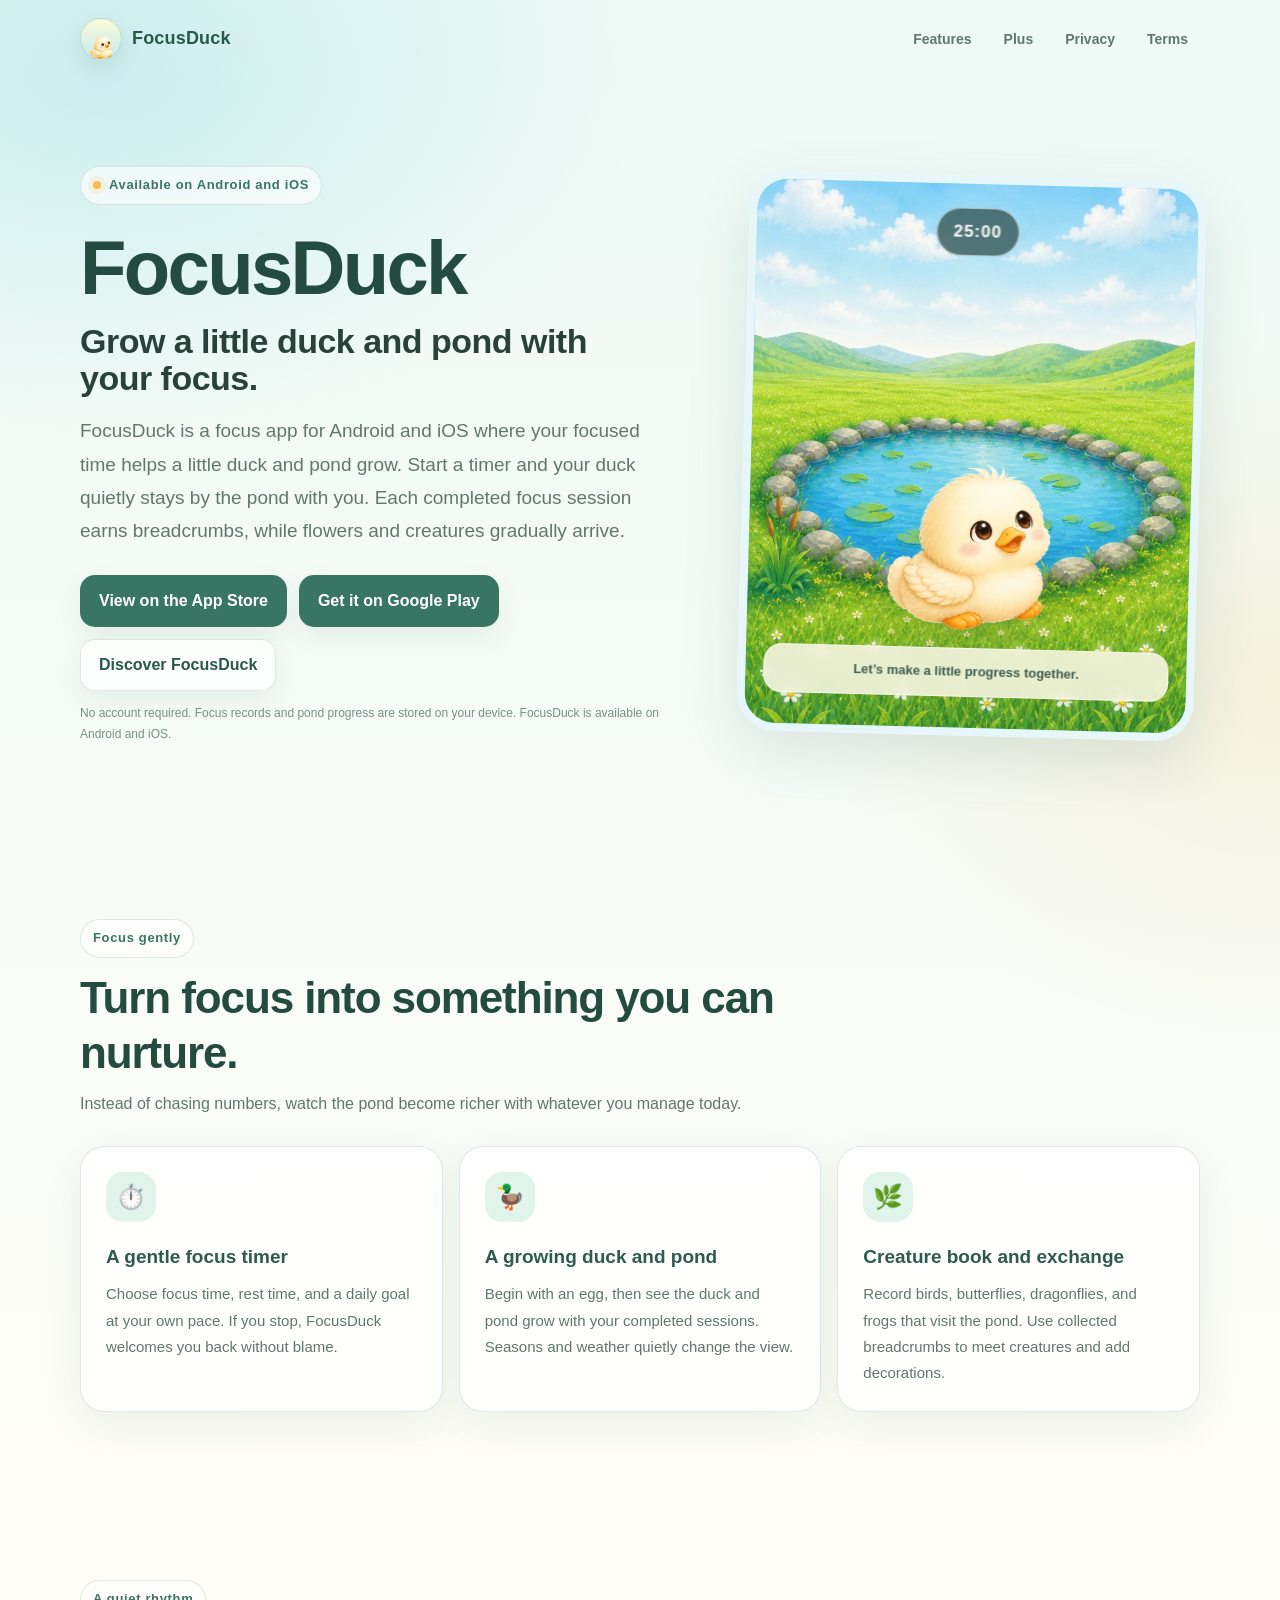
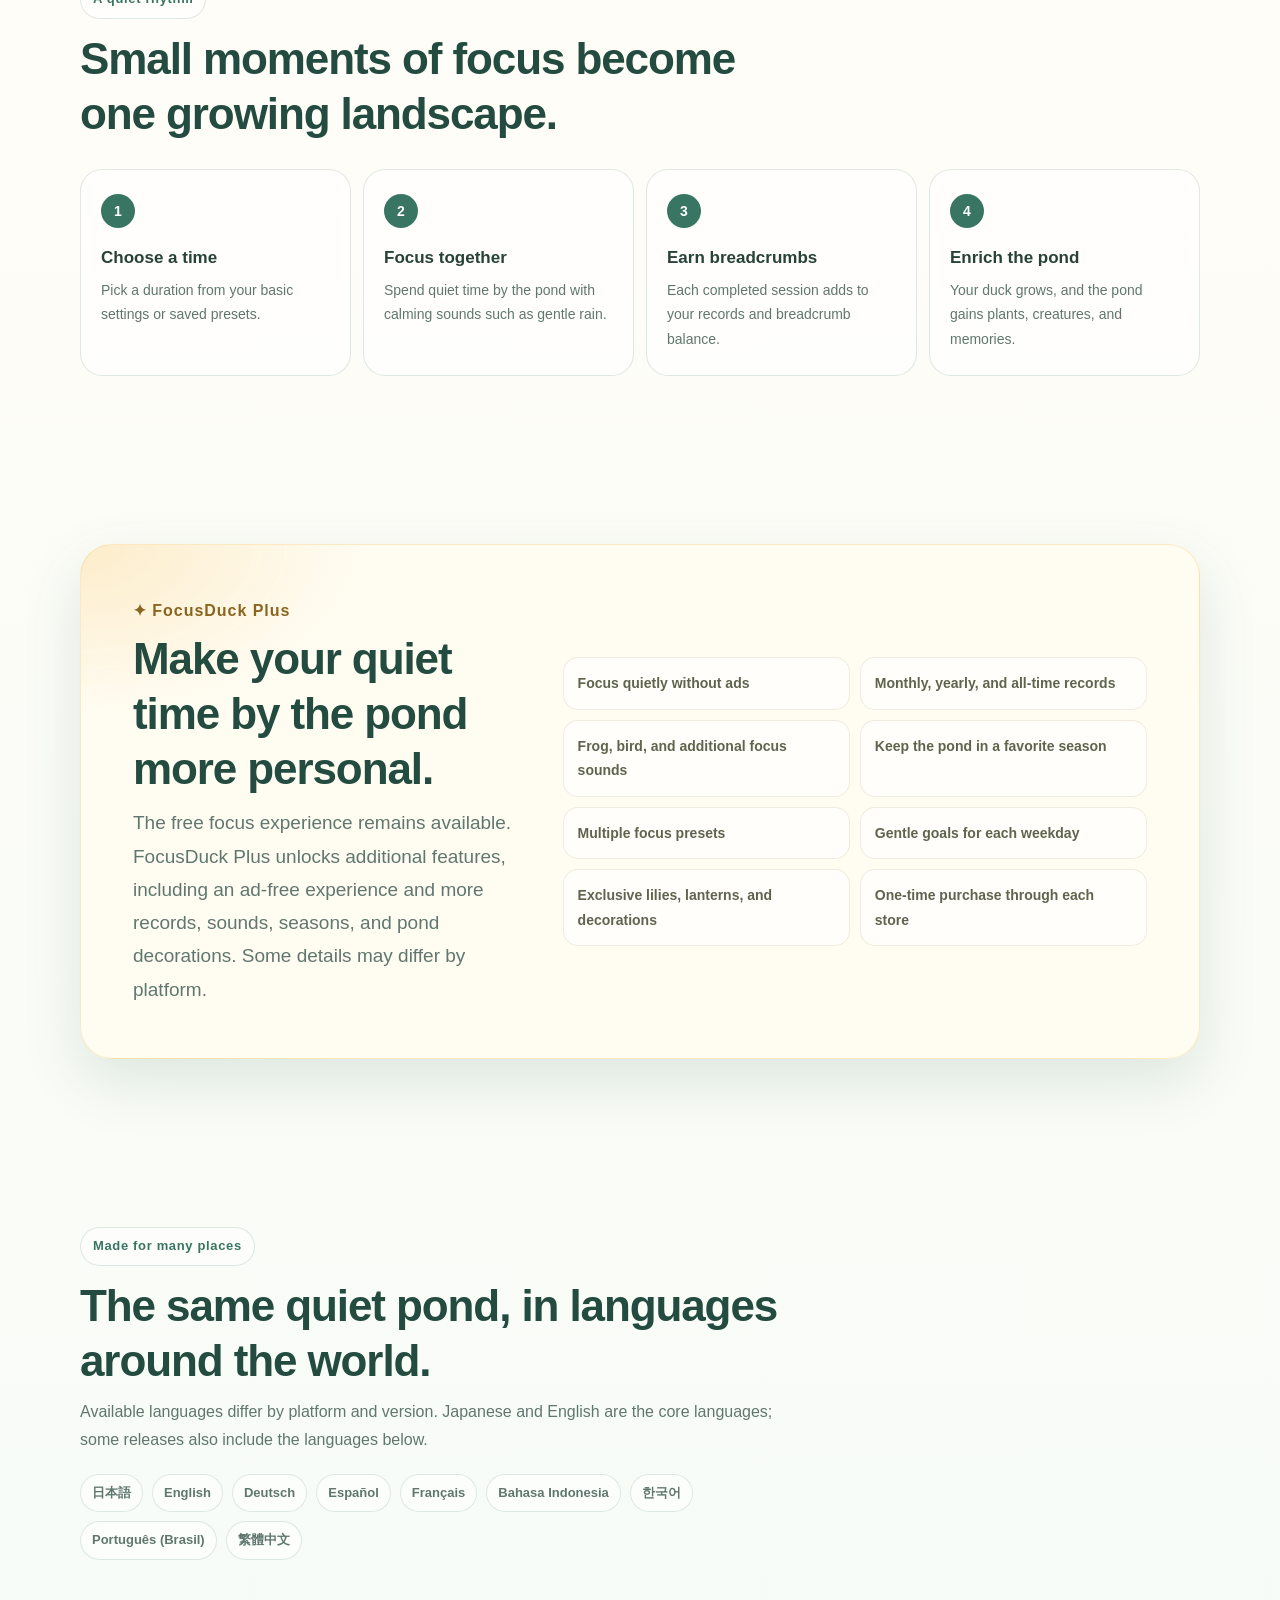
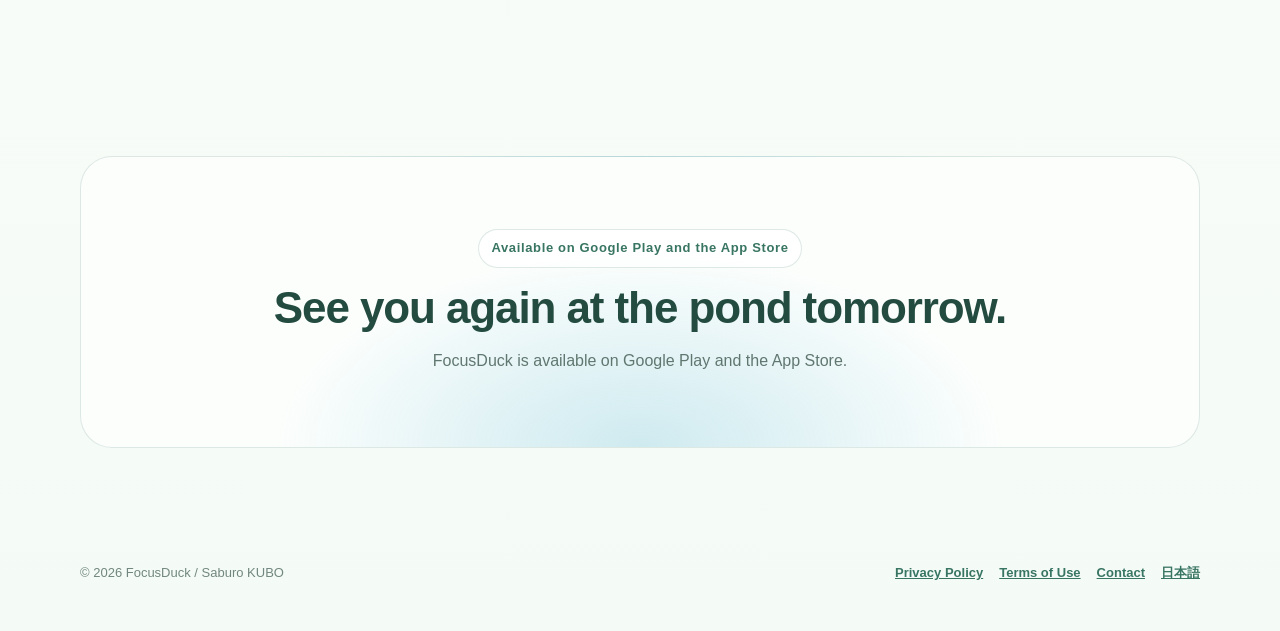
<file: focusduck/en/index.html>
<!doctype html>
<html lang="en">
<head>
  <meta charset="utf-8" />
  <meta name="viewport" content="width=device-width, initial-scale=1, viewport-fit=cover" />
  <meta name="color-scheme" content="light" />
  <meta name="theme-color" content="#dff4ec" />
  <title>FocusDuck | Grow a little duck and pond with your focus</title>
  <meta
    name="description"
    content="FocusDuck is a gentle focus timer for Android and iOS where your focused time helps a little duck and its pond grow."
  />
  <meta property="og:title" content="FocusDuck" />
  <meta property="og:description" content="Grow a little duck and pond with your focus." />
  <meta property="og:type" content="website" />
  <meta property="og:url" content="https://saburokubo.github.io/focusduck/en/" />
  <meta property="og:image" content="https://saburokubo.github.io/focusduck/assets/pond.webp" />
  <style>
    :root {
      --ink: #28423a;
      --muted: #60776f;
      --cream: #fffaf0;
      --paper: rgba(255, 255, 255, .82);
      --line: rgba(57, 117, 99, .16);
      --green: #397563;
      --green-dark: #28594b;
      --blue: #58b8ce;
      --yellow: #f6bc55;
      --shadow: 0 22px 60px rgba(45, 100, 82, .14);
    }
    * { box-sizing: border-box; }
    html {
      scroll-behavior: smooth;
      -webkit-text-size-adjust: 100%;
      text-size-adjust: 100%;
    }
    body {
      margin: 0;
      color: var(--ink);
      background:
        radial-gradient(800px 520px at 8% 2%, rgba(112, 205, 216, .28), transparent 68%),
        radial-gradient(680px 520px at 100% 18%, rgba(246, 188, 85, .16), transparent 68%),
        linear-gradient(180deg, #eefaf6 0%, #fffdf7 42%, #f4fbf7 100%);
      font-family: -apple-system, BlinkMacSystemFont, "Segoe UI", Roboto, Helvetica, Arial,
        "Hiragino Kaku Gothic ProN", "Noto Sans JP", "Yu Gothic", sans-serif;
      line-height: 1.75;
    }
    a { color: inherit; }
    img { max-width: 100%; }
    .shell { width: min(1120px, calc(100% - 32px)); margin: 0 auto; }
    .nav {
      display: flex;
      align-items: center;
      justify-content: space-between;
      gap: 18px;
      padding: 18px 0;
    }
    .brand {
      display: inline-flex;
      align-items: center;
      gap: 10px;
      color: var(--green-dark);
      font-size: 18px;
      font-weight: 800;
      letter-spacing: .01em;
      text-decoration: none;
    }
    .brand-mark {
      position: relative;
      display: grid;
      place-items: center;
      width: 42px;
      height: 42px;
      overflow: hidden;
      border: 1px solid rgba(57, 117, 99, .18);
      border-radius: 50%;
      background: linear-gradient(180deg, #fff9d9, #bcecf1);
      box-shadow: 0 8px 20px rgba(57, 117, 99, .12);
    }
    .brand-mark img {
      position: absolute;
      width: 44px;
      transform: translateY(5px);
    }
    .nav-links { display: flex; align-items: center; gap: 8px; }
    .nav-links a {
      padding: 8px 12px;
      border-radius: 999px;
      color: var(--muted);
      font-size: 14px;
      font-weight: 700;
      text-decoration: none;
    }
    .nav-links a:hover,
    .nav-links a:focus-visible {
      background: rgba(255, 255, 255, .7);
      color: var(--green-dark);
    }
    .hero {
      display: grid;
      grid-template-columns: minmax(0, 1fr) minmax(320px, .78fr);
      align-items: center;
      gap: clamp(28px, 6vw, 76px);
      padding: clamp(42px, 7vw, 88px) 0 90px;
    }
    .eyebrow,
    .mini-label {
      display: inline-flex;
      align-items: center;
      gap: 8px;
      padding: 7px 12px;
      border: 1px solid var(--line);
      border-radius: 999px;
      background: rgba(255, 255, 255, .64);
      color: var(--green);
      font-size: 13px;
      font-weight: 800;
      letter-spacing: .05em;
    }
    .eyebrow::before {
      width: 8px;
      height: 8px;
      border-radius: 50%;
      background: var(--yellow);
      content: "";
      box-shadow: 0 0 0 5px rgba(246, 188, 85, .16);
    }
    h1 {
      margin: 22px 0 18px;
      color: #234b40;
      font-size: clamp(40px, 6.6vw, 76px);
      line-height: 1.08;
      letter-spacing: -.035em;
    }
    h1 span {
      display: block;
      margin-top: 14px;
      color: var(--ink);
      font-size: clamp(22px, 3vw, 34px);
      letter-spacing: -.015em;
    }
    .lead {
      max-width: 640px;
      margin: 0;
      color: var(--muted);
      font-size: clamp(16px, 2vw, 19px);
    }
    .cta-row { display: flex; flex-wrap: wrap; gap: 12px; margin-top: 28px; }
    .button {
      display: inline-flex;
      min-height: 48px;
      align-items: center;
      justify-content: center;
      padding: 11px 18px;
      border: 1px solid var(--line);
      border-radius: 15px;
      background: rgba(255, 255, 255, .72);
      color: var(--green-dark);
      font-weight: 800;
      text-decoration: none;
      box-shadow: 0 10px 25px rgba(40, 89, 75, .08);
    }
    .button.primary {
      border-color: transparent;
      background: var(--green);
      color: #fff;
    }
    .button[aria-disabled="true"] {
      cursor: default;
      opacity: .82;
    }
    .hero-note { margin: 12px 0 0; color: #789087; font-size: 12px; }
    .pond-frame {
      position: relative;
      min-height: 560px;
      overflow: hidden;
      border: 8px solid rgba(255, 255, 255, .74);
      border-radius: 38px;
      background: #9edee9;
      box-shadow: var(--shadow);
      transform: rotate(1.5deg);
      isolation: isolate;
    }
    .pond-scene {
      position: absolute;
      inset: 0;
      width: 100%;
      height: 100%;
      object-fit: cover;
    }
    .hero-duck {
      position: absolute;
      z-index: 2;
      left: 50%;
      bottom: 12%;
      width: 62%;
      filter: drop-shadow(0 18px 18px rgba(35, 85, 72, .18));
      transform: translateX(-50%);
    }
    .timer-chip {
      position: absolute;
      z-index: 3;
      top: 24px;
      left: 50%;
      padding: 8px 16px;
      border: 1px solid rgba(255, 255, 255, .55);
      border-radius: 999px;
      background: rgba(38, 66, 60, .68);
      color: #fff;
      font-size: 17px;
      font-weight: 800;
      letter-spacing: .06em;
      backdrop-filter: blur(10px);
      transform: translateX(-50%);
    }
    .pond-caption {
      position: absolute;
      z-index: 3;
      right: 18px;
      bottom: 18px;
      left: 18px;
      padding: 12px 14px;
      border: 1px solid rgba(255, 255, 255, .65);
      border-radius: 18px;
      background: rgba(255, 251, 236, .84);
      color: #3f5c52;
      font-size: 13px;
      font-weight: 800;
      text-align: center;
      backdrop-filter: blur(12px);
    }
    .section { padding: 84px 0; }
    .section-head { max-width: 720px; margin-bottom: 28px; }
    h2 {
      margin: 12px 0 10px;
      color: #234b40;
      font-size: clamp(28px, 4vw, 44px);
      line-height: 1.25;
      letter-spacing: -.025em;
    }
    .section-head p { margin: 0; color: var(--muted); }
    .features {
      display: grid;
      grid-template-columns: repeat(3, minmax(0, 1fr));
      gap: 16px;
    }
    .card {
      padding: 25px;
      border: 1px solid var(--line);
      border-radius: 24px;
      background: var(--paper);
      box-shadow: 0 12px 40px rgba(47, 105, 87, .08);
    }
    .icon {
      display: grid;
      width: 50px;
      height: 50px;
      place-items: center;
      border-radius: 17px;
      background: #e1f4ec;
      font-size: 24px;
    }
    .card h3 { margin: 18px 0 8px; color: #2d5b4e; font-size: 19px; }
    .card p { margin: 0; color: var(--muted); font-size: 15px; }
    .rhythm {
      display: grid;
      grid-template-columns: repeat(4, minmax(0, 1fr));
      gap: 12px;
      counter-reset: rhythm;
    }
    .step {
      position: relative;
      padding: 24px 20px;
      border: 1px solid var(--line);
      border-radius: 22px;
      background: rgba(255, 255, 255, .58);
      counter-increment: rhythm;
    }
    .step::before {
      display: grid;
      width: 34px;
      height: 34px;
      place-items: center;
      border-radius: 50%;
      background: var(--green);
      color: #fff;
      content: counter(rhythm);
      font-size: 14px;
      font-weight: 900;
    }
    .step h3 { margin: 15px 0 5px; font-size: 17px; }
    .step p { margin: 0; color: var(--muted); font-size: 14px; }
    .plus {
      display: grid;
      grid-template-columns: .8fr 1.2fr;
      gap: 40px;
      align-items: center;
      padding: clamp(28px, 5vw, 52px);
      border: 1px solid rgba(246, 188, 85, .3);
      border-radius: 32px;
      background:
        radial-gradient(400px 240px at 0% 0%, rgba(246, 188, 85, .25), transparent 70%),
        rgba(255, 252, 240, .86);
      box-shadow: var(--shadow);
    }
    .plus-badge {
      display: inline-flex;
      align-items: center;
      gap: 7px;
      color: #8a651f;
      font-weight: 900;
      letter-spacing: .06em;
    }
    .plus h2 { margin-top: 6px; }
    .plus-list {
      display: grid;
      grid-template-columns: repeat(2, minmax(0, 1fr));
      gap: 10px;
      margin: 0;
      padding: 0;
      list-style: none;
    }
    .plus-list li {
      padding: 13px 14px;
      border: 1px solid rgba(138, 101, 31, .12);
      border-radius: 15px;
      background: rgba(255, 255, 255, .62);
      color: #5f644e;
      font-size: 14px;
      font-weight: 700;
    }
    .language-box {
      display: flex;
      flex-wrap: wrap;
      gap: 9px;
      margin-top: 20px;
    }
    .language-box span {
      padding: 7px 11px;
      border: 1px solid var(--line);
      border-radius: 999px;
      background: rgba(255, 255, 255, .62);
      color: var(--muted);
      font-size: 13px;
      font-weight: 700;
    }
    .final-cta {
      padding: 72px 24px;
      border: 1px solid var(--line);
      border-radius: 32px;
      background:
        radial-gradient(520px 280px at 50% 100%, rgba(88, 184, 206, .28), transparent 70%),
        rgba(255, 255, 255, .66);
      text-align: center;
    }
    .final-cta p { max-width: 620px; margin: 12px auto 0; color: var(--muted); }
    footer {
      display: flex;
      align-items: center;
      justify-content: space-between;
      gap: 18px;
      padding: 30px 0 46px;
      color: #72877f;
      font-size: 13px;
    }
    .footer-links { display: flex; flex-wrap: wrap; gap: 16px; }
    .footer-links a { color: var(--green); font-weight: 700; }
    @media (max-width: 840px) {
      .hero { grid-template-columns: 1fr; padding-top: 28px; }
      .hero-copy { text-align: center; }
      .lead { margin-right: auto; margin-left: auto; }
      .cta-row { justify-content: center; }
      .pond-frame { width: min(460px, 100%); min-height: 590px; margin: 10px auto 0; transform: none; }
      .features { grid-template-columns: 1fr; }
      .rhythm { grid-template-columns: repeat(2, minmax(0, 1fr)); }
      .plus { grid-template-columns: 1fr; }
    }
    @media (max-width: 600px) {
      .shell { width: min(100% - 24px, 1120px); }
      .nav { align-items: flex-start; }
      .nav-links a:not(:last-child) { display: none; }
      .hero { padding-bottom: 56px; }
      h1 { font-size: clamp(38px, 13vw, 56px); }
      h1 span { margin-top: 12px; font-size: 22px; }
      .pond-frame { min-height: 500px; border-width: 6px; border-radius: 30px; }
      .section { padding: 58px 0; }
      .rhythm,
      .plus-list { grid-template-columns: 1fr; }
      .plus { padding: 26px 18px; border-radius: 26px; }
      footer { align-items: flex-start; flex-direction: column; }
    }
    @media (prefers-reduced-motion: reduce) {
      html { scroll-behavior: auto; }
    }
  </style>
</head>

<body>
  <div class="shell">
    <nav class="nav" aria-label="Main navigation">
      <a class="brand" href="./" aria-label="FocusDuck home">
        <span class="brand-mark" aria-hidden="true"><img src="../assets/duck.webp" alt="" /></span>
        FocusDuck
      </a>
      <div class="nav-links">
        <a href="#features">Features</a>
        <a href="#plus">Plus</a>
        <a href="../privacy-en.html">Privacy</a>
        <a href="../terms-en.html">Terms</a>
      </div>
    </nav>

    <main>
      <section class="hero">
        <div class="hero-copy">
          <span class="eyebrow">Available on Android and iOS</span>
          <h1>
            FocusDuck
            <span>Grow a little duck and pond with your focus.</span>
          </h1>
          <p class="lead">
            FocusDuck is a focus app for Android and iOS where your focused time helps a little duck and pond grow.
            Start a timer and your duck quietly stays by the pond with you.
            Each completed focus session earns breadcrumbs, while flowers and creatures gradually arrive.
          </p>
          <div class="cta-row">
            <a class="button primary" href="https://apps.apple.com/app/id6806148900">View on the App Store</a>
            <a class="button primary" href="https://play.google.com/store/apps/details?id=com.kubosaburo.focusduck">Get it on Google Play</a>
            <a class="button" href="#features">Discover FocusDuck</a>
          </div>
          <p class="hero-note">No account required. Focus records and pond progress are stored on your device. FocusDuck is available on Android and iOS.</p>
        </div>

        <div class="pond-frame" aria-label="Illustration of the FocusDuck pond and duck">
          <img class="pond-scene" src="../assets/pond.webp" alt="" />
          <span class="timer-chip">25:00</span>
          <img class="hero-duck" src="../assets/duck.webp" alt="The FocusDuck duck looking up at a butterfly by the pond" />
          <p class="pond-caption">Let’s make a little progress together.</p>
        </div>
      </section>

      <section class="section" id="features">
        <div class="section-head">
          <span class="mini-label">Focus gently</span>
          <h2>Turn focus into something you can nurture.</h2>
          <p>Instead of chasing numbers, watch the pond become richer with whatever you manage today.</p>
        </div>
        <div class="features">
          <article class="card">
            <div class="icon" aria-hidden="true">⏱️</div>
            <h3>A gentle focus timer</h3>
            <p>Choose focus time, rest time, and a daily goal at your own pace. If you stop, FocusDuck welcomes you back without blame.</p>
          </article>
          <article class="card">
            <div class="icon" aria-hidden="true">🦆</div>
            <h3>A growing duck and pond</h3>
            <p>Begin with an egg, then see the duck and pond grow with your completed sessions. Seasons and weather quietly change the view.</p>
          </article>
          <article class="card">
            <div class="icon" aria-hidden="true">🌿</div>
            <h3>Creature book and exchange</h3>
            <p>Record birds, butterflies, dragonflies, and frogs that visit the pond. Use collected breadcrumbs to meet creatures and add decorations.</p>
          </article>
        </div>
      </section>

      <section class="section">
        <div class="section-head">
          <span class="mini-label">A quiet rhythm</span>
          <h2>Small moments of focus become one growing landscape.</h2>
        </div>
        <div class="rhythm">
          <article class="step">
            <h3>Choose a time</h3>
            <p>Pick a duration from your basic settings or saved presets.</p>
          </article>
          <article class="step">
            <h3>Focus together</h3>
            <p>Spend quiet time by the pond with calming sounds such as gentle rain.</p>
          </article>
          <article class="step">
            <h3>Earn breadcrumbs</h3>
            <p>Each completed session adds to your records and breadcrumb balance.</p>
          </article>
          <article class="step">
            <h3>Enrich the pond</h3>
            <p>Your duck grows, and the pond gains plants, creatures, and memories.</p>
          </article>
        </div>
      </section>

      <section class="section" id="plus">
        <div class="plus">
          <div>
            <span class="plus-badge">✦ FocusDuck Plus</span>
            <h2>Make your quiet time by the pond more personal.</h2>
            <p class="lead">
              The free focus experience remains available. FocusDuck Plus unlocks additional features, including an ad-free experience and more records, sounds, seasons, and pond decorations. Some details may differ by platform.
            </p>
          </div>
          <ul class="plus-list">
            <li>Focus quietly without ads</li>
            <li>Monthly, yearly, and all-time records</li>
            <li>Frog, bird, and additional focus sounds</li>
            <li>Keep the pond in a favorite season</li>
            <li>Multiple focus presets</li>
            <li>Gentle goals for each weekday</li>
            <li>Exclusive lilies, lanterns, and decorations</li>
            <li>One-time purchase through each store</li>
          </ul>
        </div>
      </section>

      <section class="section">
        <div class="section-head">
          <span class="mini-label">Made for many places</span>
          <h2>The same quiet pond, in languages around the world.</h2>
          <p>Available languages differ by platform and version. Japanese and English are the core languages; some releases also include the languages below.</p>
          <div class="language-box" aria-label="Example languages">
            <span>日本語</span>
            <span>English</span>
            <span>Deutsch</span>
            <span>Español</span>
            <span>Français</span>
            <span>Bahasa Indonesia</span>
            <span>한국어</span>
            <span>Português (Brasil)</span>
            <span>繁體中文</span>
          </div>
        </div>
      </section>

      <section class="section">
        <div class="final-cta">
          <span class="mini-label">Available on Google Play and the App Store</span>
          <h2>See you again at the pond tomorrow.</h2>
          <p>
            FocusDuck is available on Google Play and the App Store.
          </p>
        </div>
      </section>
    </main>

    <footer>
      <span>© 2026 FocusDuck / Saburo KUBO</span>
      <div class="footer-links">
        <a href="../privacy-en.html">Privacy Policy</a>
        <a href="../terms-en.html">Terms of Use</a>
        <a href="mailto:saburo.apps@gmail.com?subject=FocusDuck%20Support">Contact</a>
        <a href="../" lang="ja">日本語</a>
      </div>
    </footer>
  </div>
</body>
</html>
</file>
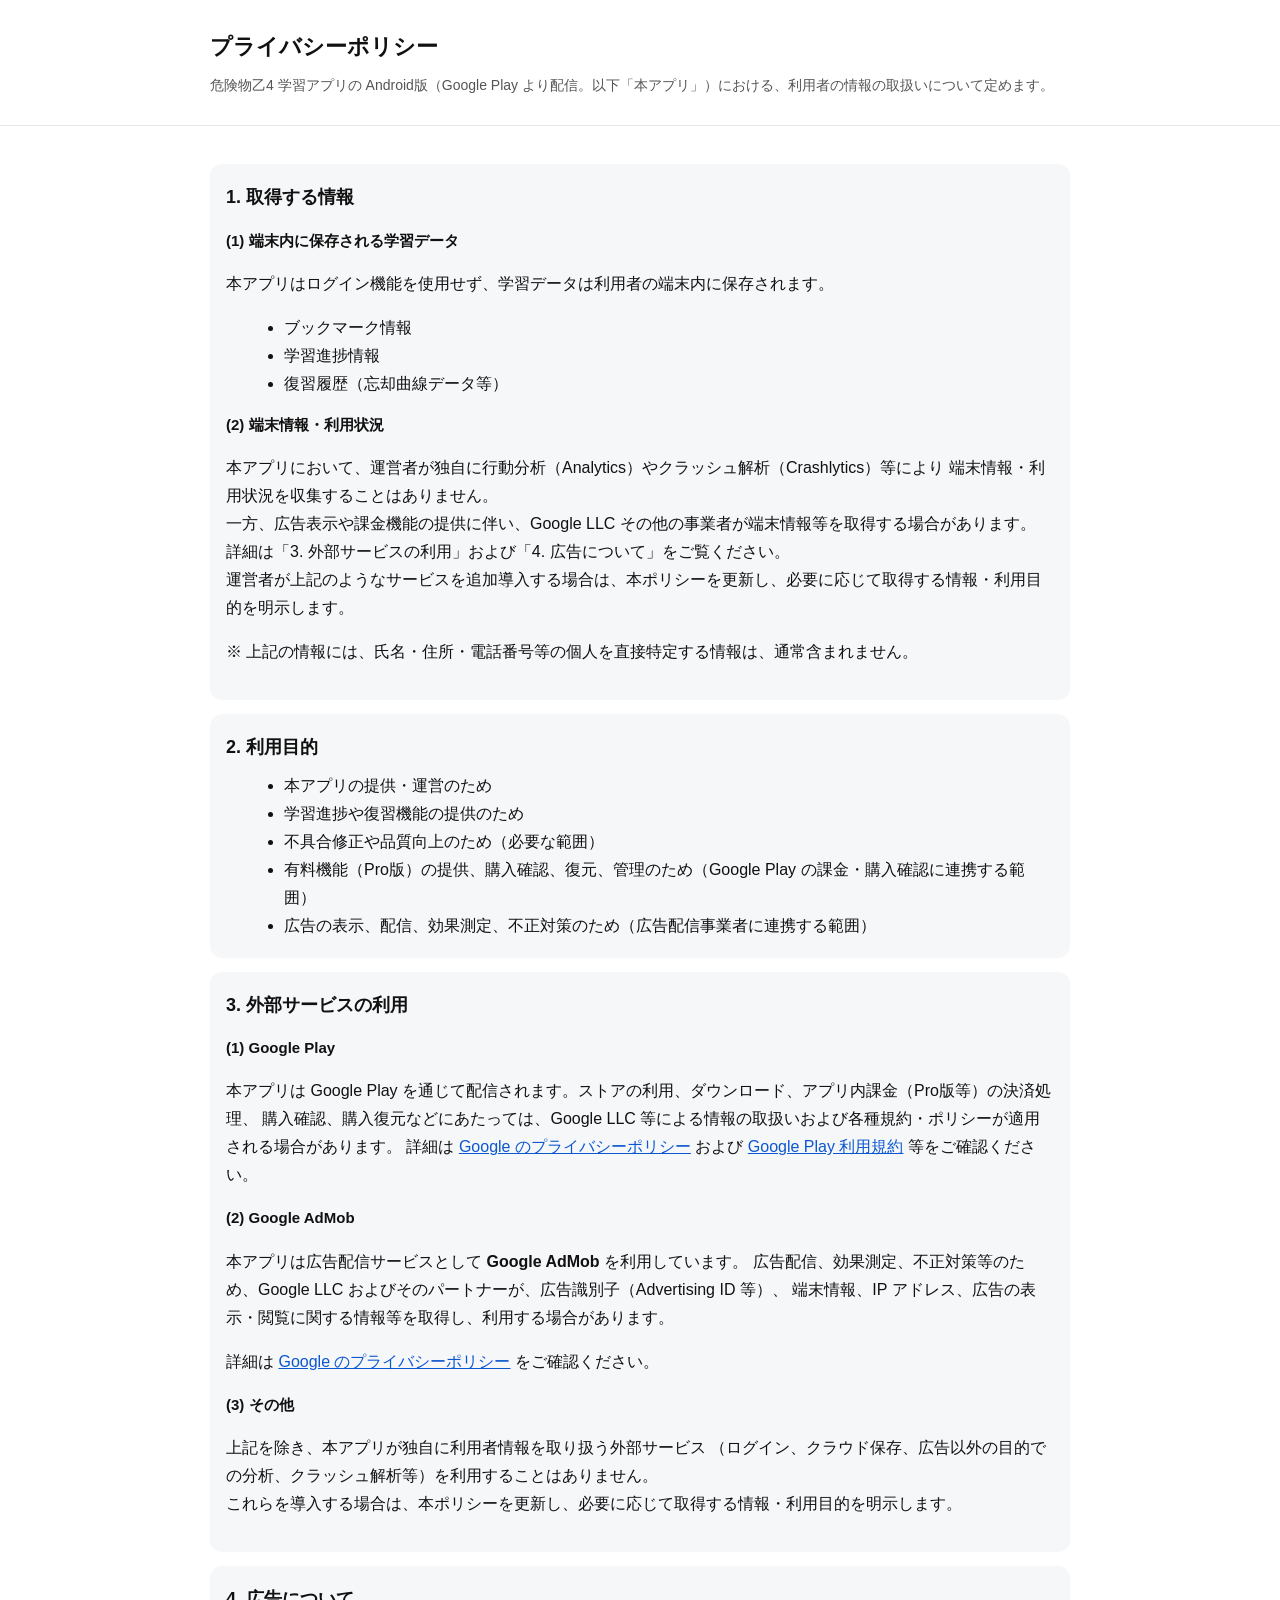
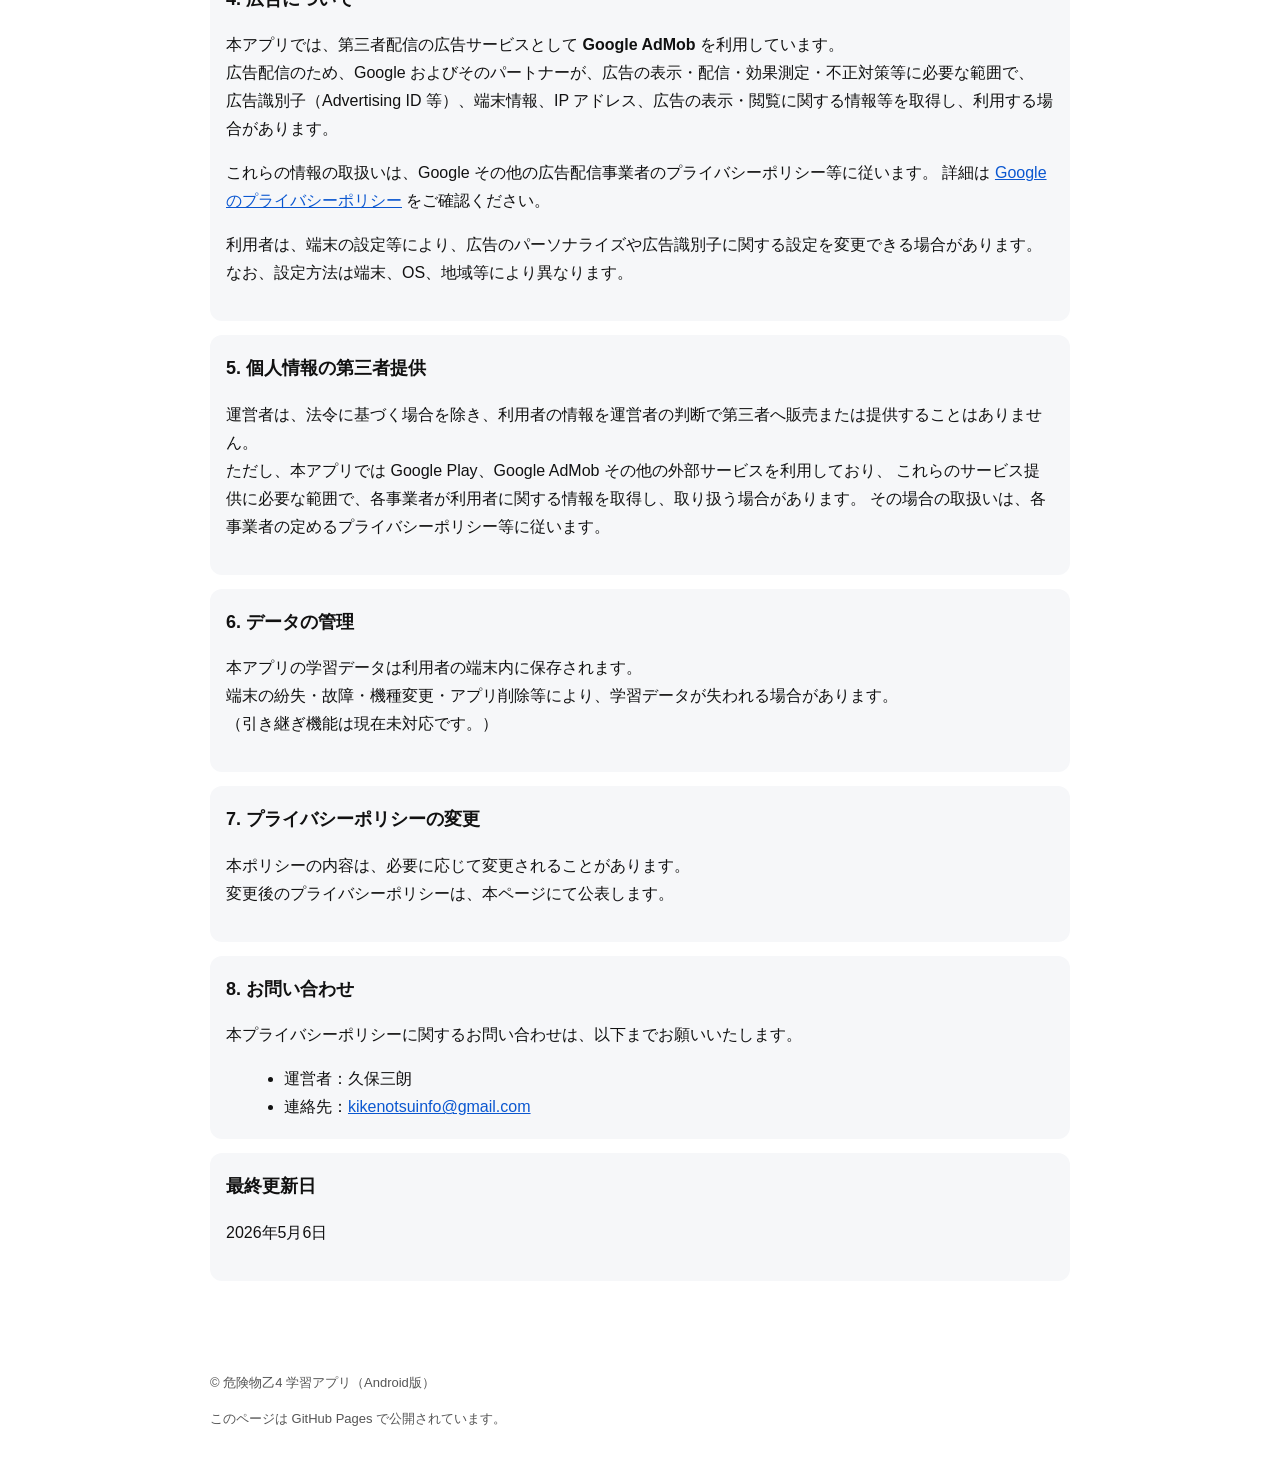
<file: privacy.html>
<!doctype html>
<html lang="ja">
<head>
  <meta charset="utf-8" />
  <meta name="viewport" content="width=device-width, initial-scale=1" />
  <title>プライバシーポリシー | 危険物乙4 学習アプリ（Android版）</title>
  <meta name="description" content="危険物乙4 学習アプリ Android版（Google Play配信）のプライバシーポリシーです。" />
  <style>
    :root { --fg:#111; --muted:#555; --bg:#fff; --card:#f6f7f9; --link:#0b57d0; }
    body{ margin:0; font-family:-apple-system,BlinkMacSystemFont,"Segoe UI",Roboto,Helvetica,Arial,"Hiragino Kaku Gothic ProN","Noto Sans JP","Yu Gothic",sans-serif;
          color:var(--fg); background:var(--bg); line-height:1.75; }
    header{ padding:28px 16px; border-bottom:1px solid #e5e7eb; }
    main{ max-width:860px; margin:0 auto; padding:24px 16px 64px; }
    h1{ margin:0 0 6px; font-size:22px; }
    .sub{ color:var(--muted); font-size:14px; margin:0; }
    section{ background:var(--card); padding:18px 16px; border-radius:12px; margin:14px 0; }
    h2{ margin:0 0 8px; font-size:18px; }
    h3{ margin:14px 0 6px; font-size:15px; }
    ul{ margin:6px 0 0 18px; }
    a{ color:var(--link); }
    footer{ max-width:860px; margin:0 auto; padding:0 16px 32px; color:var(--muted); font-size:13px; }
    code{ background:#eef2ff; padding:2px 6px; border-radius:6px; }
  </style>
</head>

<body>
  <header>
    <main style="padding:0 16px; max-width:860px;">
      <h1>プライバシーポリシー</h1>
      <p class="sub">危険物乙4 学習アプリの Android版（Google Play より配信。以下「本アプリ」）における、利用者の情報の取扱いについて定めます。</p>
    </main>
  </header>

  <main>
    <section>
      <h2>1. 取得する情報</h2>

      <h3>(1) 端末内に保存される学習データ</h3>
      <p>
        本アプリはログイン機能を使用せず、学習データは利用者の端末内に保存されます。
      </p>
      <ul>
        <li>ブックマーク情報</li>
        <li>学習進捗情報</li>
        <li>復習履歴（忘却曲線データ等）</li>
      </ul>

      <h3>(2) 端末情報・利用状況</h3>
      <p>
        本アプリにおいて、運営者が独自に行動分析（Analytics）やクラッシュ解析（Crashlytics）等により
        端末情報・利用状況を収集することはありません。<br />
        一方、広告表示や課金機能の提供に伴い、Google LLC その他の事業者が端末情報等を取得する場合があります。
        詳細は「3. 外部サービスの利用」および「4. 広告について」をご覧ください。<br />
        運営者が上記のようなサービスを追加導入する場合は、本ポリシーを更新し、必要に応じて取得する情報・利用目的を明示します。
      </p>

      <p>※ 上記の情報には、氏名・住所・電話番号等の個人を直接特定する情報は、通常含まれません。</p>
    </section>

    <section>
      <h2>2. 利用目的</h2>
      <ul>
        <li>本アプリの提供・運営のため</li>
        <li>学習進捗や復習機能の提供のため</li>
        <li>不具合修正や品質向上のため（必要な範囲）</li>
        <li>有料機能（Pro版）の提供、購入確認、復元、管理のため（Google Play の課金・購入確認に連携する範囲）</li>
        <li>広告の表示、配信、効果測定、不正対策のため（広告配信事業者に連携する範囲）</li>
      </ul>
    </section>

    <section>
      <h2>3. 外部サービスの利用</h2>

      <h3>(1) Google Play</h3>
      <p>
        本アプリは Google Play を通じて配信されます。ストアの利用、ダウンロード、アプリ内課金（Pro版等）の決済処理、
        購入確認、購入復元などにあたっては、Google LLC 等による情報の取扱いおよび各種規約・ポリシーが適用される場合があります。
        詳細は <a href="https://policies.google.com/privacy" rel="noopener noreferrer">Google のプライバシーポリシー</a> および
        <a href="https://play.google.com/intl/ja_jp/about/play-terms/" rel="noopener noreferrer">Google Play 利用規約</a> 等をご確認ください。
      </p>

      <h3>(2) Google AdMob</h3>
      <p>
        本アプリは広告配信サービスとして <strong>Google AdMob</strong> を利用しています。
        広告配信、効果測定、不正対策等のため、Google LLC およびそのパートナーが、広告識別子（Advertising ID 等）、
        端末情報、IP アドレス、広告の表示・閲覧に関する情報等を取得し、利用する場合があります。
      </p>
      <p>
        詳細は <a href="https://policies.google.com/privacy" rel="noopener noreferrer">Google のプライバシーポリシー</a> をご確認ください。
      </p>

      <h3>(3) その他</h3>
      <p>
        上記を除き、本アプリが独自に利用者情報を取り扱う外部サービス
        （ログイン、クラウド保存、広告以外の目的での分析、クラッシュ解析等）を利用することはありません。<br />
        これらを導入する場合は、本ポリシーを更新し、必要に応じて取得する情報・利用目的を明示します。
      </p>
    </section>

    <section>
      <h2>4. 広告について</h2>
      <p>
        本アプリでは、第三者配信の広告サービスとして <strong>Google AdMob</strong> を利用しています。<br />
        広告配信のため、Google およびそのパートナーが、広告の表示・配信・効果測定・不正対策等に必要な範囲で、
        広告識別子（Advertising ID 等）、端末情報、IP アドレス、広告の表示・閲覧に関する情報等を取得し、利用する場合があります。
      </p>
      <p>
        これらの情報の取扱いは、Google その他の広告配信事業者のプライバシーポリシー等に従います。
        詳細は <a href="https://policies.google.com/privacy" rel="noopener noreferrer">Google のプライバシーポリシー</a> をご確認ください。
      </p>
      <p>
        利用者は、端末の設定等により、広告のパーソナライズや広告識別子に関する設定を変更できる場合があります。
        なお、設定方法は端末、OS、地域等により異なります。
      </p>
    </section>

    <section>
      <h2>5. 個人情報の第三者提供</h2>
      <p>
        運営者は、法令に基づく場合を除き、利用者の情報を運営者の判断で第三者へ販売または提供することはありません。<br />
        ただし、本アプリでは Google Play、Google AdMob その他の外部サービスを利用しており、
        これらのサービス提供に必要な範囲で、各事業者が利用者に関する情報を取得し、取り扱う場合があります。
        その場合の取扱いは、各事業者の定めるプライバシーポリシー等に従います。
      </p>
    </section>

    <section>
      <h2>6. データの管理</h2>
      <p>
        本アプリの学習データは利用者の端末内に保存されます。<br />
        端末の紛失・故障・機種変更・アプリ削除等により、学習データが失われる場合があります。<br />
        （引き継ぎ機能は現在未対応です。）
      </p>
    </section>

    <section>
      <h2>7. プライバシーポリシーの変更</h2>
      <p>
        本ポリシーの内容は、必要に応じて変更されることがあります。<br />
        変更後のプライバシーポリシーは、本ページにて公表します。
      </p>
    </section>

    <section>
      <h2>8. お問い合わせ</h2>
      <p>本プライバシーポリシーに関するお問い合わせは、以下までお願いいたします。</p>
      <ul>
        <li>運営者：久保三朗</li>
        <li>連絡先：<a href="mailto:kikenotsuinfo@gmail.com">kikenotsuinfo@gmail.com</a></li>
      </ul>
    </section>

    <section>
      <h2>最終更新日</h2>
      <p>2026年5月6日</p>
    </section>
  </main>

  <footer>
    <p>© 危険物乙4 学習アプリ（Android版）</p>
    <p>このページは GitHub Pages で公開されています。</p>
  </footer>
</body>
</html>
</file>
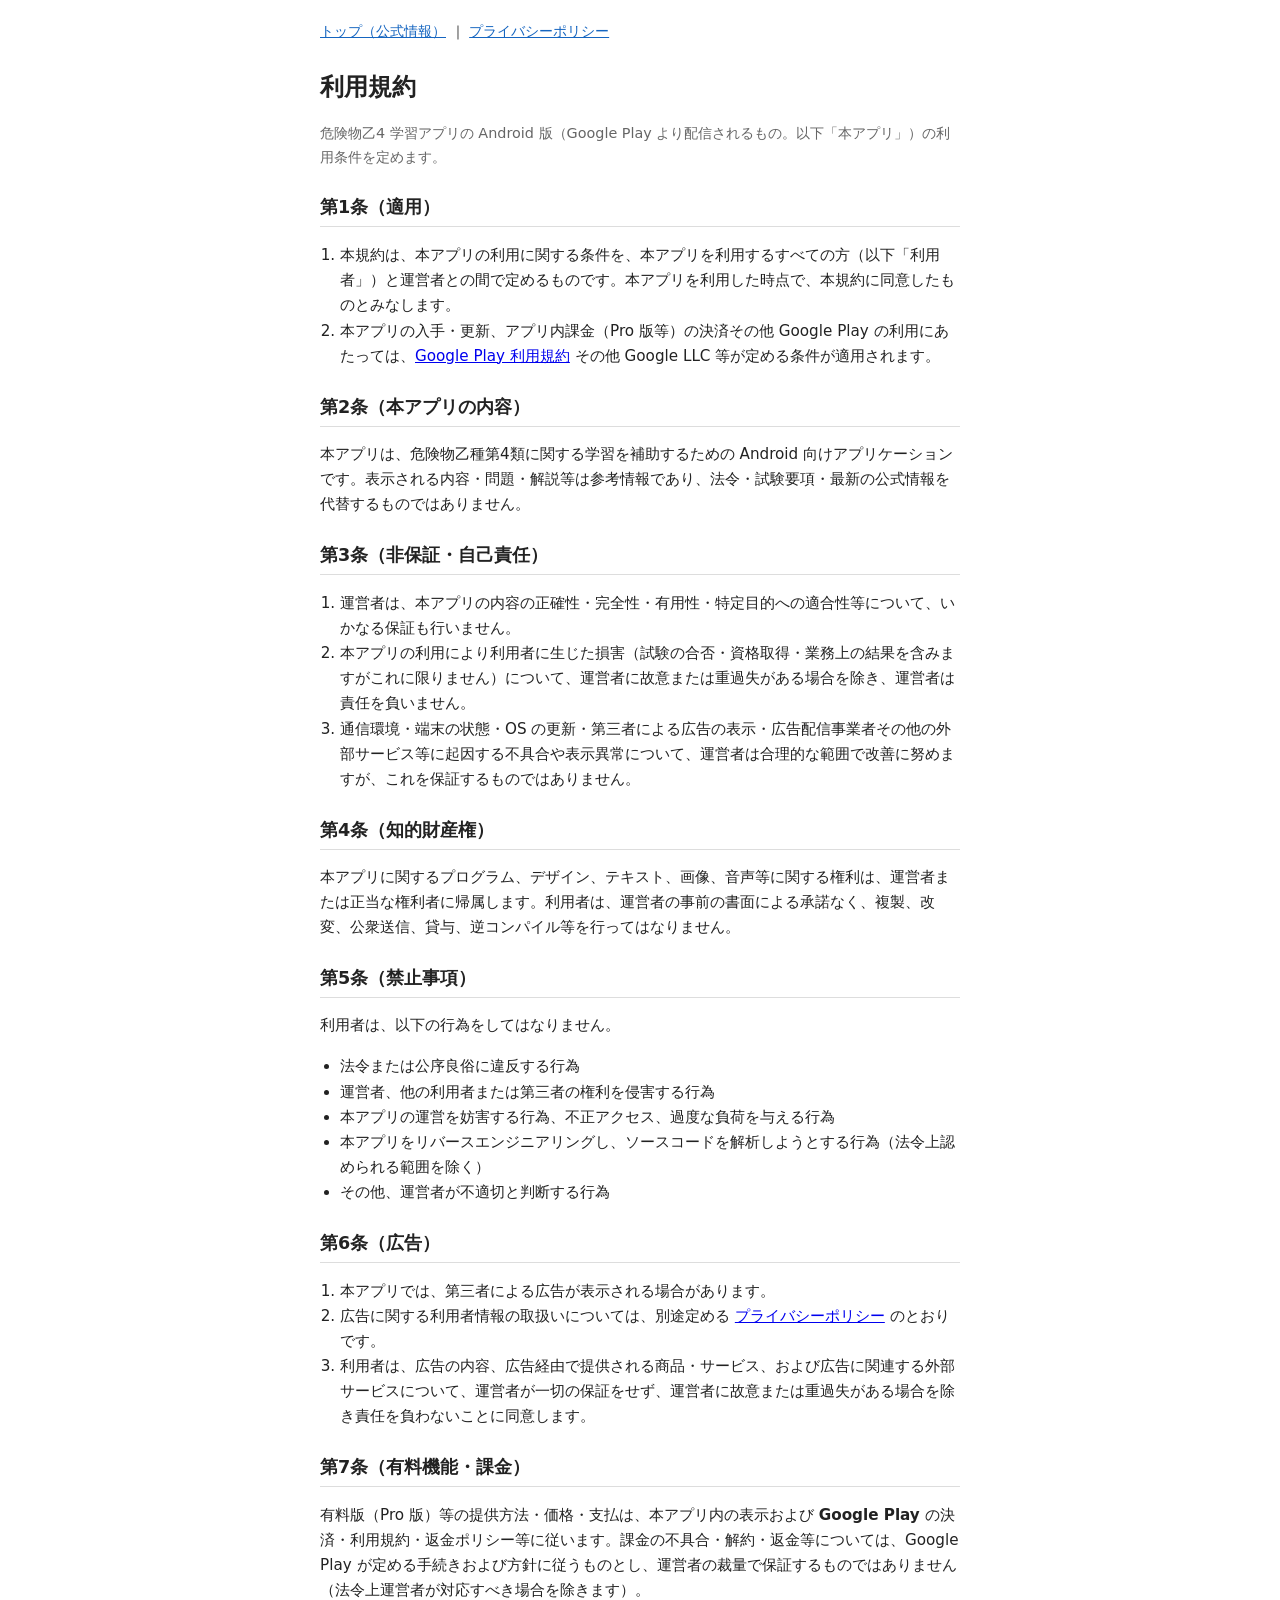
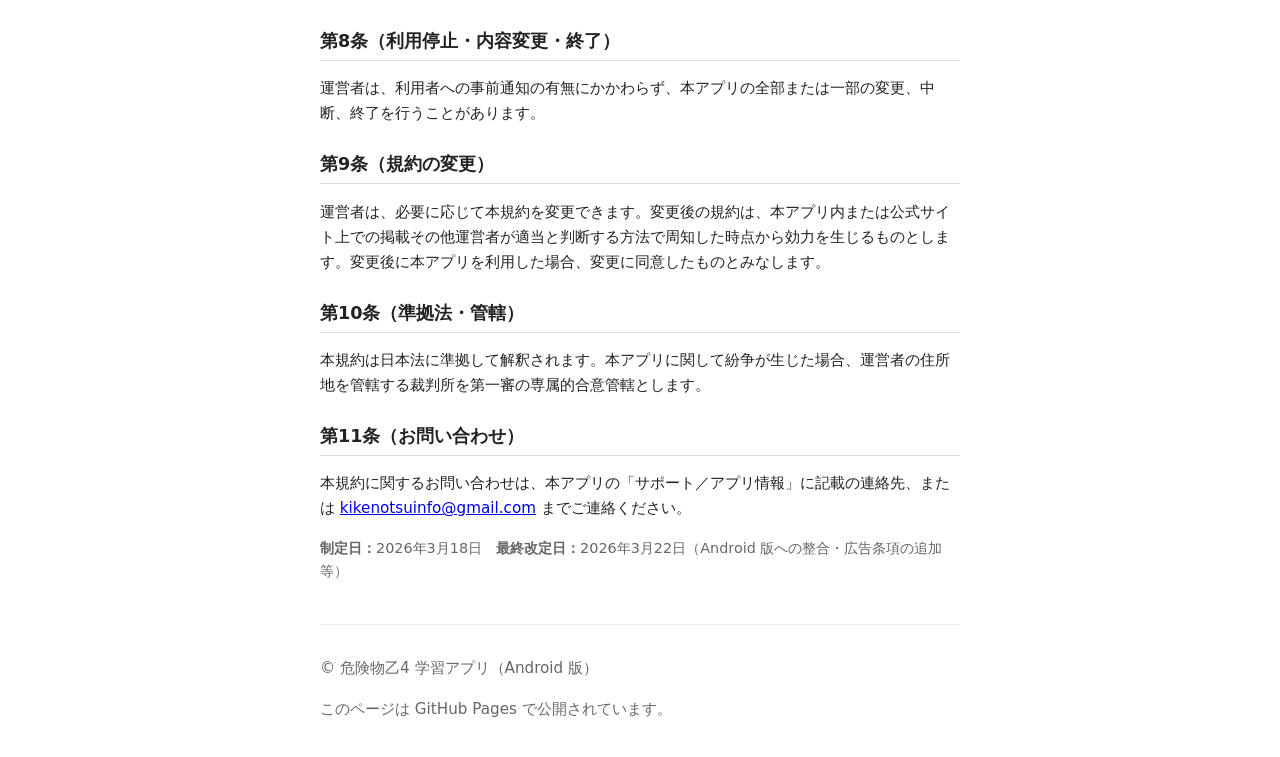
<file: terms.html>
<!DOCTYPE html>
<html lang="ja">
<head>
    <meta charset="UTF-8">
    <meta name="viewport" content="width=device-width, initial-scale=1.0">
    <title>利用規約 | 危険物乙4 学習アプリ（Android版）</title>
    <meta name="description" content="危険物乙4 学習アプリ Android版（Google Play配信）の利用規約です。">
    <style>
        body { font-family: system-ui, -apple-system, "Segoe UI", Roboto, "Hiragino Sans", "Noto Sans JP", sans-serif; line-height: 1.65; max-width: 40rem; margin: 0 auto; padding: 1.25rem; color: #222; }
        h1 { font-size: 1.5rem; margin-bottom: 0.5rem; }
        h2 { font-size: 1.1rem; margin-top: 1.5rem; margin-bottom: 0.5rem; border-bottom: 1px solid #ddd; padding-bottom: 0.25rem; }
        p, li { font-size: 0.95rem; }
        ul, ol { padding-left: 1.25rem; }
        .meta { color: #666; font-size: 0.9rem; margin-bottom: 1.5rem; }
        nav { margin-bottom: 1.5rem; font-size: 0.9rem; }
        nav a { color: #1565c0; }
        footer { margin-top: 2.5rem; padding-top: 1rem; border-top: 1px solid #eee; font-size: 0.85rem; color: #666; }
    </style>
</head>
<body>
    <nav>
        <a href="./">トップ（公式情報）</a> ｜
        <a href="privacy.html">プライバシーポリシー</a>
    </nav>

    <h1>利用規約</h1>
    <p class="meta">危険物乙4 学習アプリの Android 版（Google Play より配信されるもの。以下「本アプリ」）の利用条件を定めます。</p>

    <h2>第1条（適用）</h2>
    <ol>
        <li>本規約は、本アプリの利用に関する条件を、本アプリを利用するすべての方（以下「利用者」）と運営者との間で定めるものです。本アプリを利用した時点で、本規約に同意したものとみなします。</li>
        <li>本アプリの入手・更新、アプリ内課金（Pro 版等）の決済その他 Google Play の利用にあたっては、<a href="https://play.google.com/intl/ja_jp/about/play-terms/" rel="noopener noreferrer">Google Play 利用規約</a> その他 Google LLC 等が定める条件が適用されます。</li>
    </ol>

    <h2>第2条（本アプリの内容）</h2>
    <p>本アプリは、危険物乙種第4類に関する学習を補助するための Android 向けアプリケーションです。表示される内容・問題・解説等は参考情報であり、法令・試験要項・最新の公式情報を代替するものではありません。</p>

    <h2>第3条（非保証・自己責任）</h2>
    <ol>
        <li>運営者は、本アプリの内容の正確性・完全性・有用性・特定目的への適合性等について、いかなる保証も行いません。</li>
        <li>本アプリの利用により利用者に生じた損害（試験の合否・資格取得・業務上の結果を含みますがこれに限りません）について、運営者に故意または重過失がある場合を除き、運営者は責任を負いません。</li>
        <li>通信環境・端末の状態・OS の更新・第三者による広告の表示・広告配信事業者その他の外部サービス等に起因する不具合や表示異常について、運営者は合理的な範囲で改善に努めますが、これを保証するものではありません。</li>
    </ol>

    <h2>第4条（知的財産権）</h2>
    <p>本アプリに関するプログラム、デザイン、テキスト、画像、音声等に関する権利は、運営者または正当な権利者に帰属します。利用者は、運営者の事前の書面による承諾なく、複製、改変、公衆送信、貸与、逆コンパイル等を行ってはなりません。</p>

    <h2>第5条（禁止事項）</h2>
    <p>利用者は、以下の行為をしてはなりません。</p>
    <ul>
        <li>法令または公序良俗に違反する行為</li>
        <li>運営者、他の利用者または第三者の権利を侵害する行為</li>
        <li>本アプリの運営を妨害する行為、不正アクセス、過度な負荷を与える行為</li>
        <li>本アプリをリバースエンジニアリングし、ソースコードを解析しようとする行為（法令上認められる範囲を除く）</li>
        <li>その他、運営者が不適切と判断する行為</li>
    </ul>

    <h2>第6条（広告）</h2>
    <ol>
        <li>本アプリでは、第三者による広告が表示される場合があります。</li>
        <li>広告に関する利用者情報の取扱いについては、別途定める <a href="privacy.html">プライバシーポリシー</a> のとおりです。</li>
        <li>利用者は、広告の内容、広告経由で提供される商品・サービス、および広告に関連する外部サービスについて、運営者が一切の保証をせず、運営者に故意または重過失がある場合を除き責任を負わないことに同意します。</li>
    </ol>

    <h2>第7条（有料機能・課金）</h2>
    <p>有料版（Pro 版）等の提供方法・価格・支払は、本アプリ内の表示および <strong>Google Play</strong> の決済・利用規約・返金ポリシー等に従います。課金の不具合・解約・返金等については、Google Play が定める手続きおよび方針に従うものとし、運営者の裁量で保証するものではありません（法令上運営者が対応すべき場合を除きます）。</p>

    <h2>第8条（利用停止・内容変更・終了）</h2>
    <p>運営者は、利用者への事前通知の有無にかかわらず、本アプリの全部または一部の変更、中断、終了を行うことがあります。</p>

    <h2>第9条（規約の変更）</h2>
    <p>運営者は、必要に応じて本規約を変更できます。変更後の規約は、本アプリ内または公式サイト上での掲載その他運営者が適当と判断する方法で周知した時点から効力を生じるものとします。変更後に本アプリを利用した場合、変更に同意したものとみなします。</p>

    <h2>第10条（準拠法・管轄）</h2>
    <p>本規約は日本法に準拠して解釈されます。本アプリに関して紛争が生じた場合、運営者の住所地を管轄する裁判所を第一審の専属的合意管轄とします。</p>

    <h2>第11条（お問い合わせ）</h2>
    <p>本規約に関するお問い合わせは、本アプリの「サポート／アプリ情報」に記載の連絡先、または <a href="mailto:kikenotsuinfo@gmail.com">kikenotsuinfo@gmail.com</a> までご連絡ください。</p>

    <p class="meta"><strong>制定日：</strong>2026年3月18日　<strong>最終改定日：</strong>2026年3月22日（Android 版への整合・広告条項の追加等）</p>

    <footer>
        <p>© 危険物乙4 学習アプリ（Android 版）</p>
        <p>このページは GitHub Pages で公開されています。</p>
    </footer>
</body>
</html>
</file>
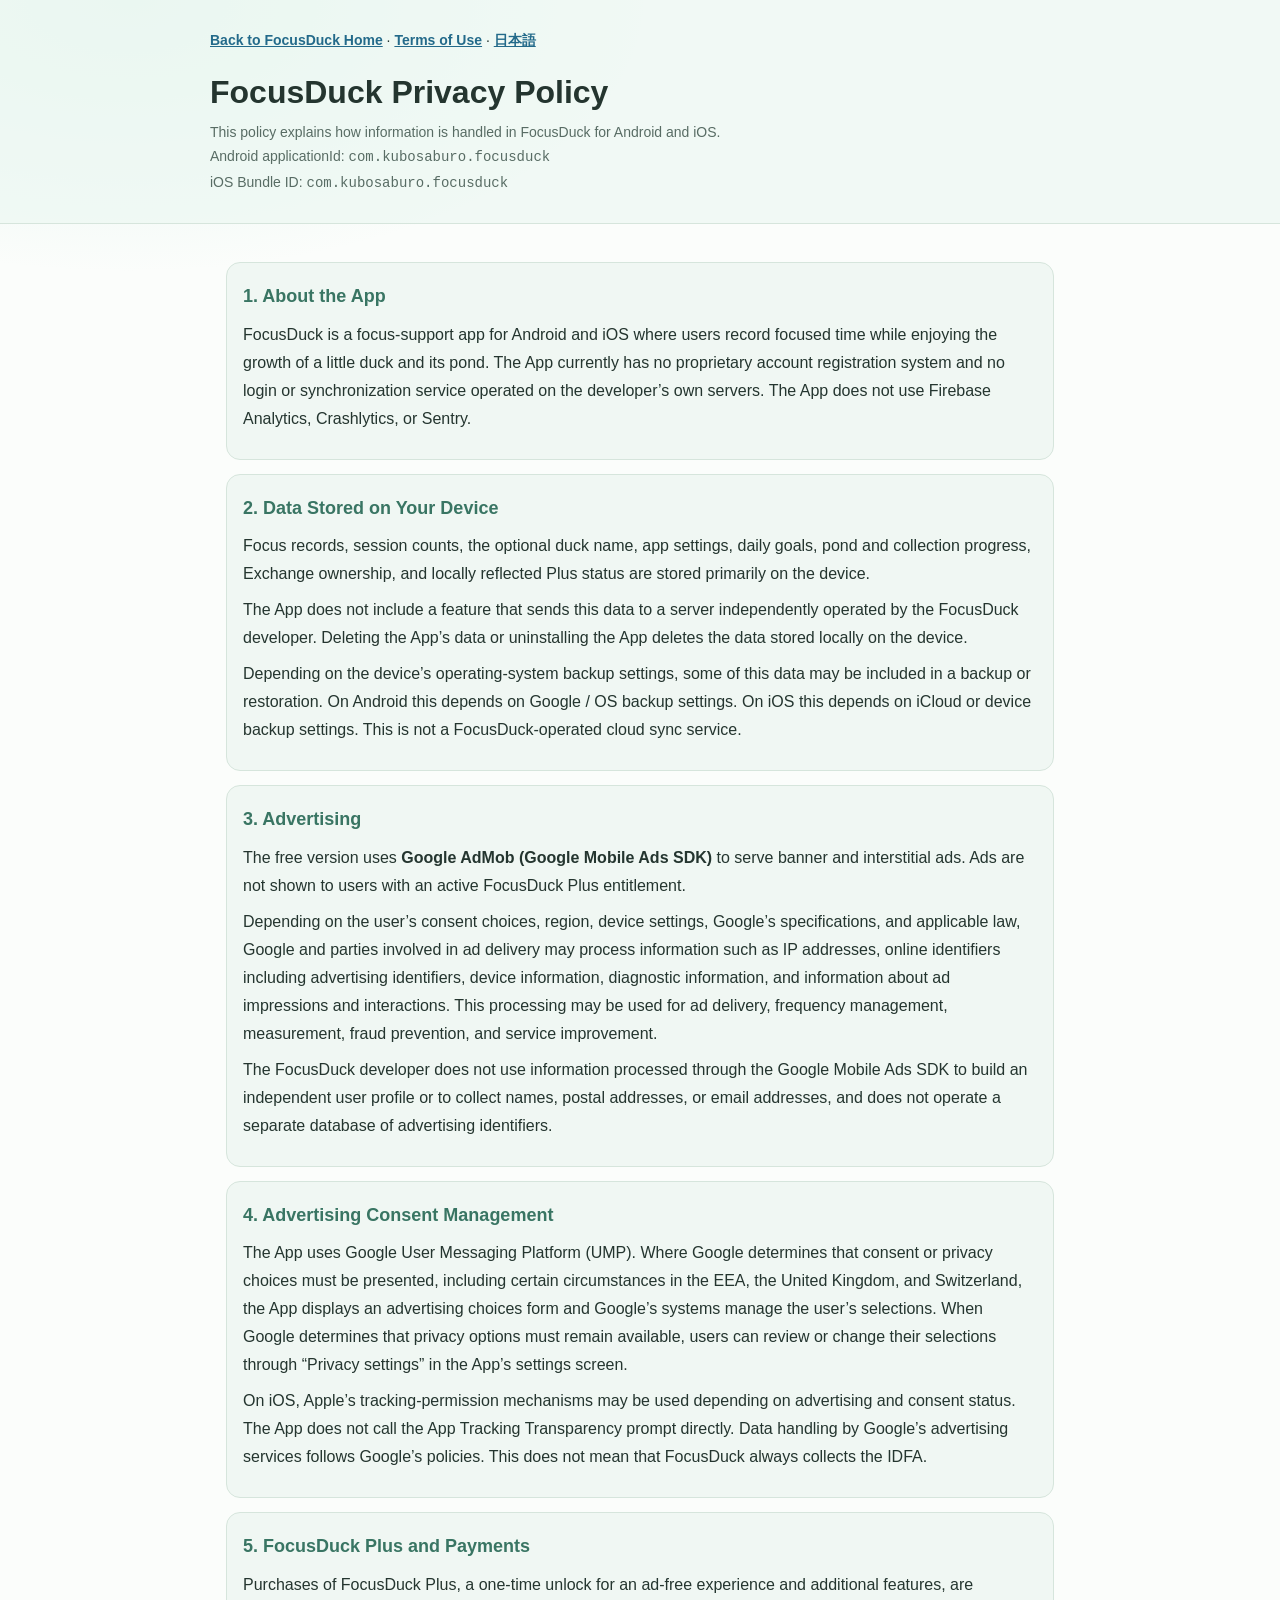
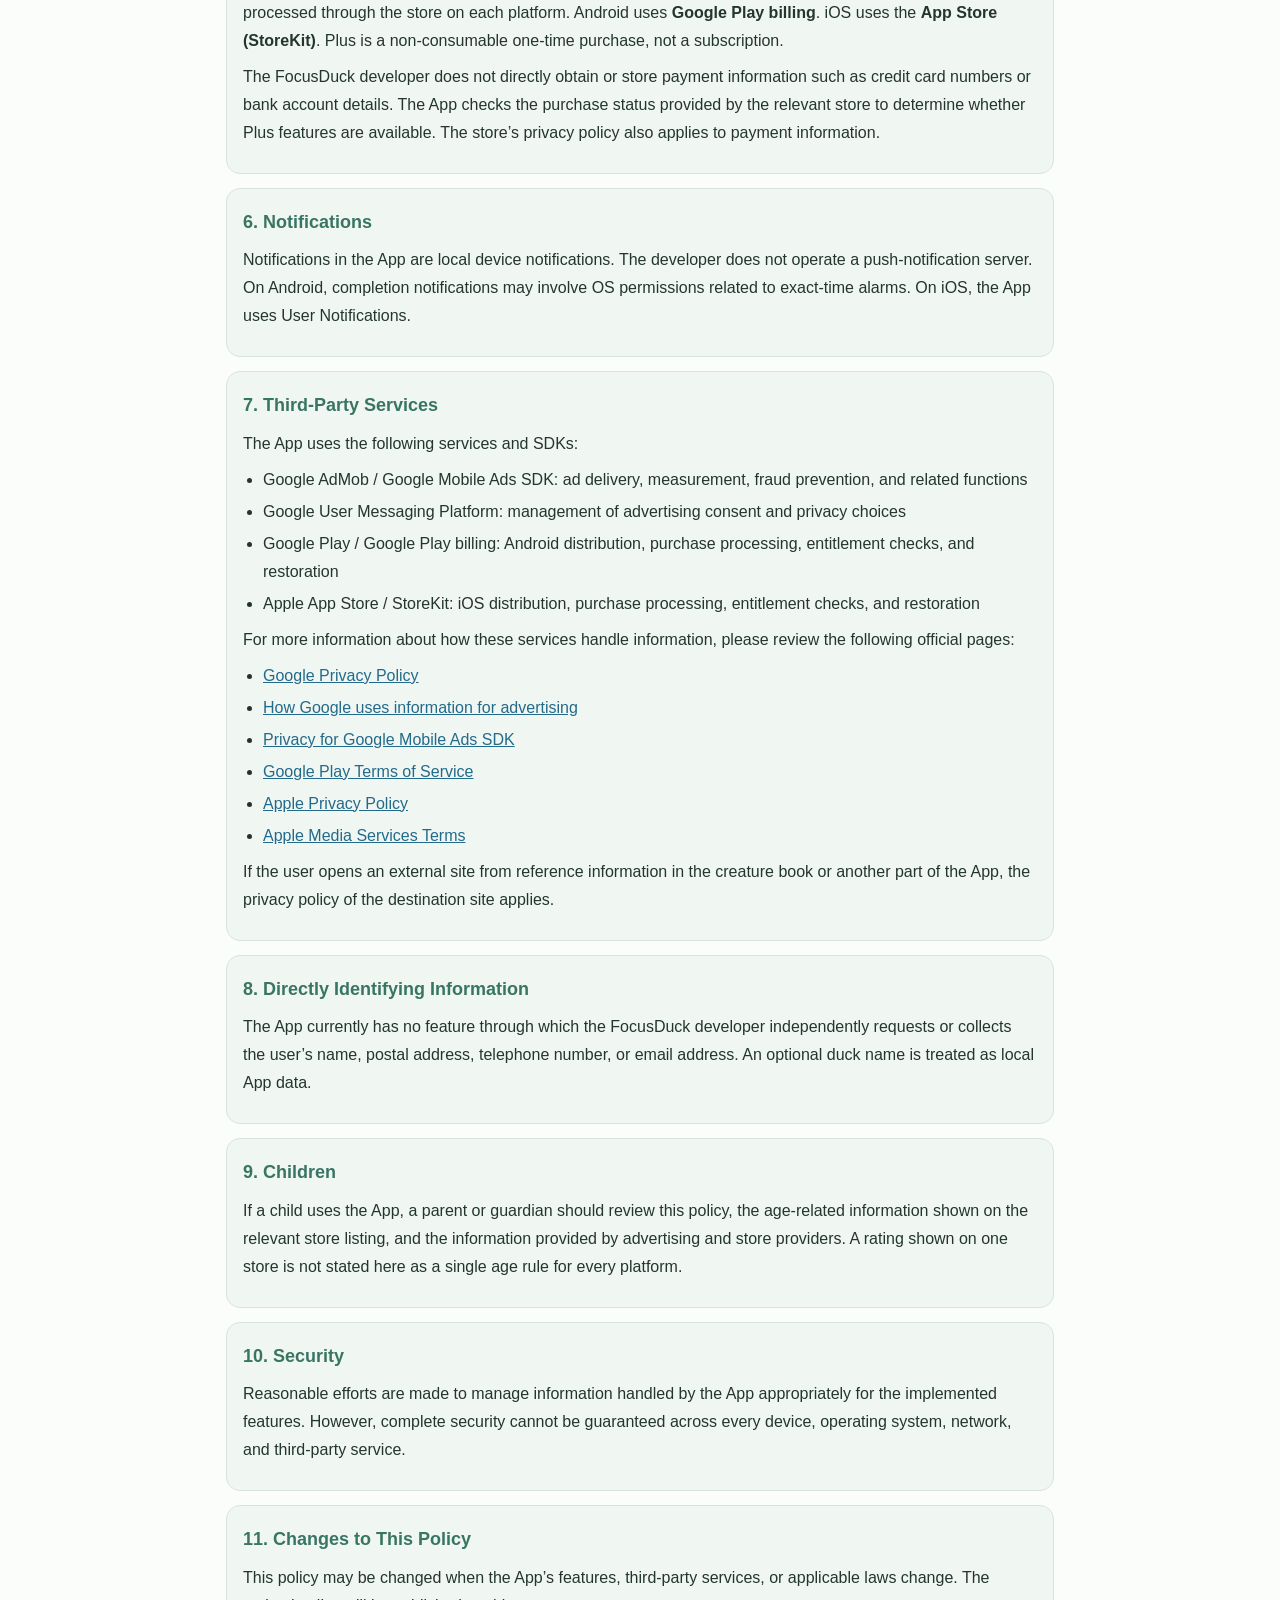
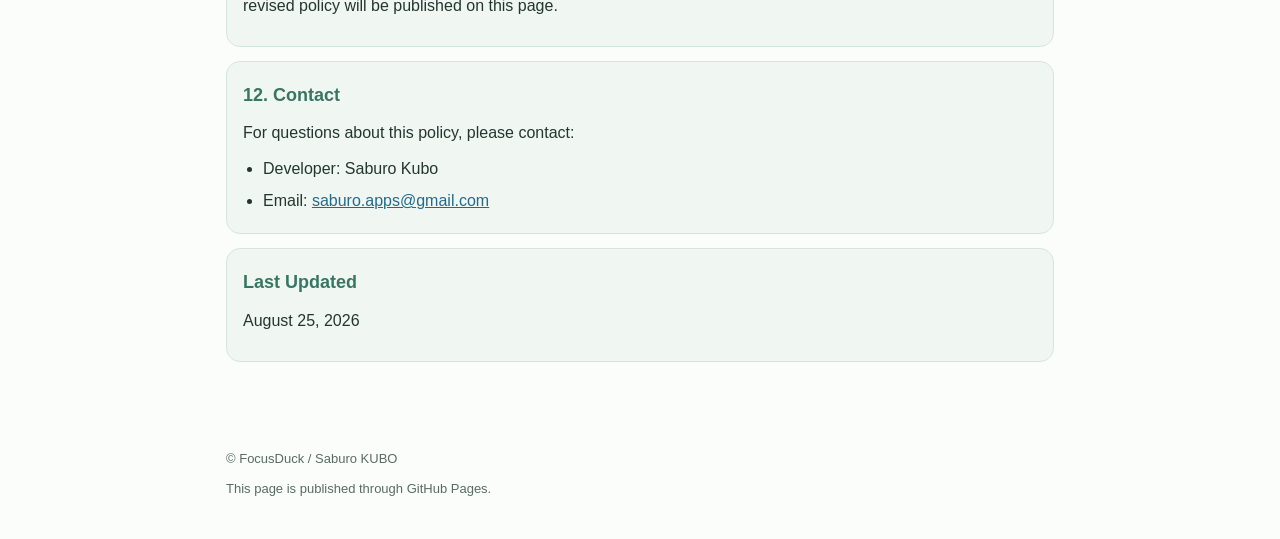
<file: focusduck/privacy-en.html>
<!doctype html>
<html lang="en">
<head>
  <meta charset="utf-8" />
  <meta name="viewport" content="width=device-width, initial-scale=1, viewport-fit=cover" />
  <meta name="color-scheme" content="light" />
  <meta name="theme-color" content="#eef8f3" />
  <title>FocusDuck Privacy Policy</title>
  <meta
    name="description"
    content="Privacy Policy for FocusDuck on Android and iOS."
  />
  <style>
    :root {
      --fg: #24352f;
      --muted: #586c64;
      --bg: #fbfdfb;
      --card: #f0f7f3;
      --line: #d6e5dc;
      --accent: #397563;
      --link: #236a8a;
    }
    * { box-sizing: border-box; }
    html { -webkit-text-size-adjust: 100%; text-size-adjust: 100%; }
    body {
      margin: 0;
      font-family: -apple-system, BlinkMacSystemFont, "Segoe UI", Roboto, Helvetica, Arial,
        "Hiragino Kaku Gothic ProN", "Noto Sans JP", "Yu Gothic", sans-serif;
      color: var(--fg);
      background:
        radial-gradient(800px 420px at 10% 0%, rgba(144, 214, 194, .22), transparent 65%),
        var(--bg);
      line-height: 1.75;
    }
    a { color: var(--link); }
    header {
      padding: 28px 16px;
      border-bottom: 1px solid var(--line);
      background: rgba(238, 248, 243, .72);
    }
    .header-inner,
    main,
    footer {
      max-width: 860px;
      margin: 0 auto;
    }
    nav {
      margin-bottom: 18px;
      font-size: 14px;
    }
    nav a { font-weight: 600; }
    h1 {
      margin: 0 0 6px;
      font-size: clamp(24px, 5vw, 32px);
      line-height: 1.35;
    }
    .sub {
      color: var(--muted);
      font-size: 14px;
      margin: 0;
    }
    main { padding: 24px 16px 64px; }
    section {
      background: var(--card);
      padding: 18px 16px;
      border: 1px solid var(--line);
      border-radius: 14px;
      margin: 14px 0;
    }
    h2 {
      margin: 0 0 8px;
      color: var(--accent);
      font-size: 18px;
    }
    h3 {
      margin: 16px 0 6px;
      font-size: 15px;
    }
    p { margin: 8px 0; }
    ul { margin: 8px 0 0 20px; padding: 0; }
    li + li { margin-top: 4px; }
    .service-list a { overflow-wrap: anywhere; }
    footer {
      padding: 0 16px 32px;
      color: var(--muted);
      font-size: 13px;
    }
    @media (max-width: 480px) {
      header { padding-top: 20px; }
      main { padding-top: 16px; }
      section { padding: 16px 14px; }
    }
  </style>
</head>

<body>
  <header>
    <div class="header-inner">
      <nav aria-label="Related pages">
        <a href="./en/">Back to FocusDuck Home</a>
        <span aria-hidden="true">·</span>
        <a href="./terms-en.html">Terms of Use</a>
        <span aria-hidden="true">·</span>
        <a href="./privacy.html" lang="ja">日本語</a>
      </nav>
      <h1>FocusDuck Privacy Policy</h1>
      <p class="sub">
        This policy explains how information is handled in FocusDuck for Android and iOS.<br />
        Android applicationId: <code>com.kubosaburo.focusduck</code><br />
        iOS Bundle ID: <code>com.kubosaburo.focusduck</code>
      </p>
    </div>
  </header>

  <main>
    <section>
      <h2>1. About the App</h2>
      <p>
        FocusDuck is a focus-support app for Android and iOS where users record focused time while enjoying the growth of a little duck and its pond.
        The App currently has no proprietary account registration system and no login or synchronization service operated on the developer’s own servers.
        The App does not use Firebase Analytics, Crashlytics, or Sentry.
      </p>
    </section>

    <section>
      <h2>2. Data Stored on Your Device</h2>
      <p>
        Focus records, session counts, the optional duck name, app settings, daily goals, pond and collection progress,
        Exchange ownership, and locally reflected Plus status are stored primarily on the device.
      </p>
      <p>
        The App does not include a feature that sends this data to a server independently operated by the FocusDuck developer.
        Deleting the App’s data or uninstalling the App deletes the data stored locally on the device.
      </p>
      <p>
        Depending on the device’s operating-system backup settings, some of this data may be included in a backup or restoration.
        On Android this depends on Google / OS backup settings. On iOS this depends on iCloud or device backup settings.
        This is not a FocusDuck-operated cloud sync service.
      </p>
    </section>

    <section>
      <h2>3. Advertising</h2>
      <p>
        The free version uses <strong>Google AdMob (Google Mobile Ads SDK)</strong> to serve banner and interstitial ads.
        Ads are not shown to users with an active FocusDuck Plus entitlement.
      </p>
      <p>
        Depending on the user’s consent choices, region, device settings, Google’s specifications, and applicable law,
        Google and parties involved in ad delivery may process information such as IP addresses, online identifiers including advertising identifiers,
        device information, diagnostic information, and information about ad impressions and interactions.
        This processing may be used for ad delivery, frequency management, measurement, fraud prevention, and service improvement.
      </p>
      <p>
        The FocusDuck developer does not use information processed through the Google Mobile Ads SDK
        to build an independent user profile or to collect names, postal addresses, or email addresses,
        and does not operate a separate database of advertising identifiers.
      </p>
    </section>

    <section>
      <h2>4. Advertising Consent Management</h2>
      <p>
        The App uses Google User Messaging Platform (UMP).
        Where Google determines that consent or privacy choices must be presented, including certain circumstances in the EEA, the United Kingdom,
        and Switzerland, the App displays an advertising choices form and Google’s systems manage the user’s selections.
        When Google determines that privacy options must remain available, users can review or change their selections through
        “Privacy settings” in the App’s settings screen.
      </p>
      <p>
        On iOS, Apple’s tracking-permission mechanisms may be used depending on advertising and consent status.
        The App does not call the App Tracking Transparency prompt directly.
        Data handling by Google’s advertising services follows Google’s policies.
        This does not mean that FocusDuck always collects the IDFA.
      </p>
    </section>

    <section>
      <h2>5. FocusDuck Plus and Payments</h2>
      <p>
        Purchases of FocusDuck Plus, a one-time unlock for an ad-free experience and additional features,
        are processed through the store on each platform.
        Android uses <strong>Google Play billing</strong>. iOS uses the <strong>App Store (StoreKit)</strong>.
        Plus is a non-consumable one-time purchase, not a subscription.
      </p>
      <p>
        The FocusDuck developer does not directly obtain or store payment information such as credit card numbers or bank account details.
        The App checks the purchase status provided by the relevant store to determine whether Plus features are available.
        The store’s privacy policy also applies to payment information.
      </p>
    </section>

    <section>
      <h2>6. Notifications</h2>
      <p>
        Notifications in the App are local device notifications. The developer does not operate a push-notification server.
        On Android, completion notifications may involve OS permissions related to exact-time alarms.
        On iOS, the App uses User Notifications.
      </p>
    </section>

    <section>
      <h2>7. Third-Party Services</h2>
      <p>The App uses the following services and SDKs:</p>
      <ul class="service-list">
        <li>Google AdMob / Google Mobile Ads SDK: ad delivery, measurement, fraud prevention, and related functions</li>
        <li>Google User Messaging Platform: management of advertising consent and privacy choices</li>
        <li>Google Play / Google Play billing: Android distribution, purchase processing, entitlement checks, and restoration</li>
        <li>Apple App Store / StoreKit: iOS distribution, purchase processing, entitlement checks, and restoration</li>
      </ul>
      <p>For more information about how these services handle information, please review the following official pages:</p>
      <ul class="service-list">
        <li>
          <a href="https://policies.google.com/privacy" rel="noopener noreferrer">Google Privacy Policy</a>
        </li>
        <li>
          <a href="https://policies.google.com/technologies/ads" rel="noopener noreferrer">How Google uses information for advertising</a>
        </li>
        <li>
          <a href="https://support.google.com/admob/answer/6128543" rel="noopener noreferrer">Privacy for Google Mobile Ads SDK</a>
        </li>
        <li>
          <a href="https://play.google.com/intl/en/about/play-terms/" rel="noopener noreferrer">Google Play Terms of Service</a>
        </li>
        <li>
          <a href="https://www.apple.com/legal/privacy/" rel="noopener noreferrer">Apple Privacy Policy</a>
        </li>
        <li>
          <a href="https://www.apple.com/legal/internet-services/itunes/" rel="noopener noreferrer">Apple Media Services Terms</a>
        </li>
      </ul>
      <p>
        If the user opens an external site from reference information in the creature book or another part of the App,
        the privacy policy of the destination site applies.
      </p>
    </section>

    <section>
      <h2>8. Directly Identifying Information</h2>
      <p>
        The App currently has no feature through which the FocusDuck developer independently requests or collects
        the user’s name, postal address, telephone number, or email address.
        An optional duck name is treated as local App data.
      </p>
    </section>

    <section>
      <h2>9. Children</h2>
      <p>
        If a child uses the App, a parent or guardian should review this policy,
        the age-related information shown on the relevant store listing, and the information provided by advertising and store providers.
        A rating shown on one store is not stated here as a single age rule for every platform.
      </p>
    </section>

    <section>
      <h2>10. Security</h2>
      <p>
        Reasonable efforts are made to manage information handled by the App appropriately for the implemented features.
        However, complete security cannot be guaranteed across every device, operating system, network, and third-party service.
      </p>
    </section>

    <section>
      <h2>11. Changes to This Policy</h2>
      <p>
        This policy may be changed when the App’s features, third-party services, or applicable laws change.
        The revised policy will be published on this page.
      </p>
    </section>

    <section>
      <h2>12. Contact</h2>
      <p>For questions about this policy, please contact:</p>
      <ul>
        <li>Developer: Saburo Kubo</li>
        <li>
          Email:
          <a href="mailto:saburo.apps@gmail.com?subject=FocusDuck%20Support&amp;body=Your%20message%3A%0A%0AApp%3A%20FocusDuck%0AApp%20version%3A%0ADevice%3A%0AOS%3A">saburo.apps@gmail.com</a>
        </li>
      </ul>
    </section>

    <section>
      <h2>Last Updated</h2>
      <p><time datetime="2026-08-25">August 25, 2026</time></p>
    </section>
  </main>
<footer>
    <p>© FocusDuck / Saburo KUBO</p>
    <p>This page is published through GitHub Pages.</p>
  </footer>
</body>
</html>
</file>
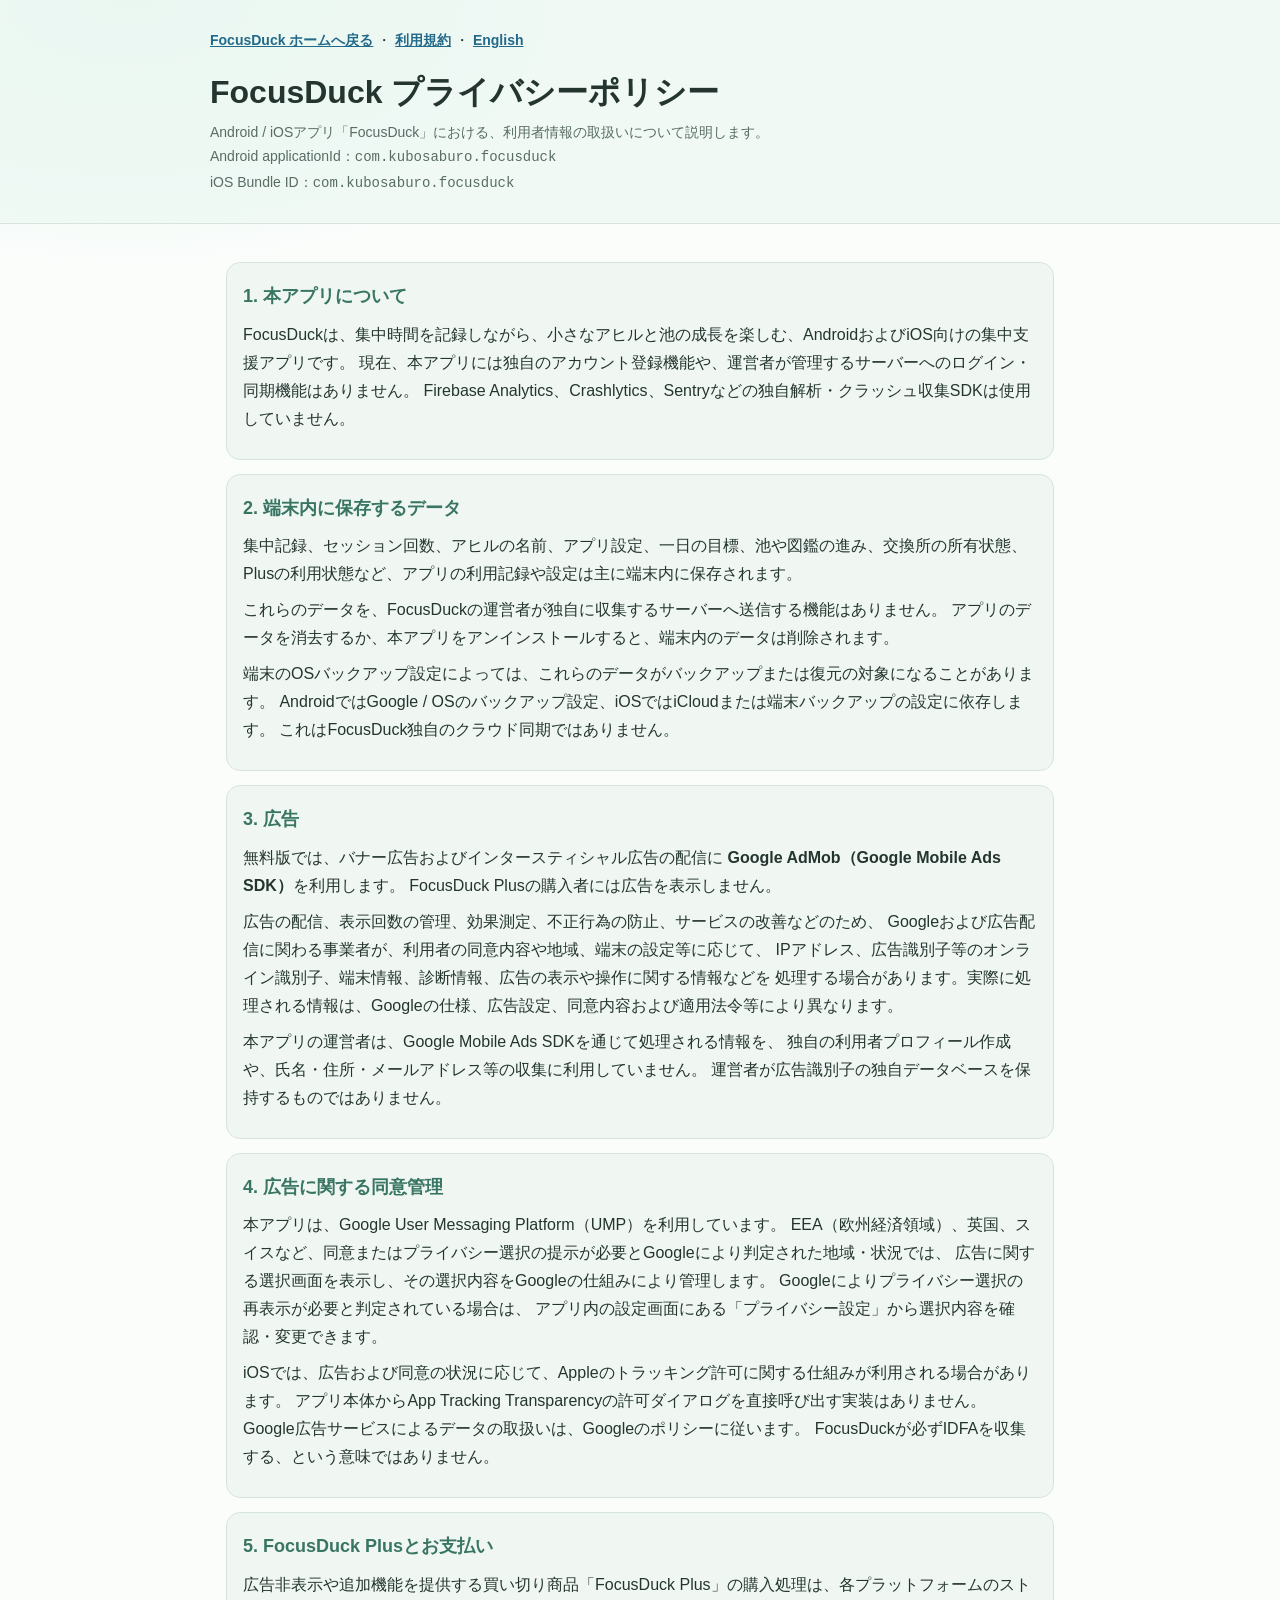
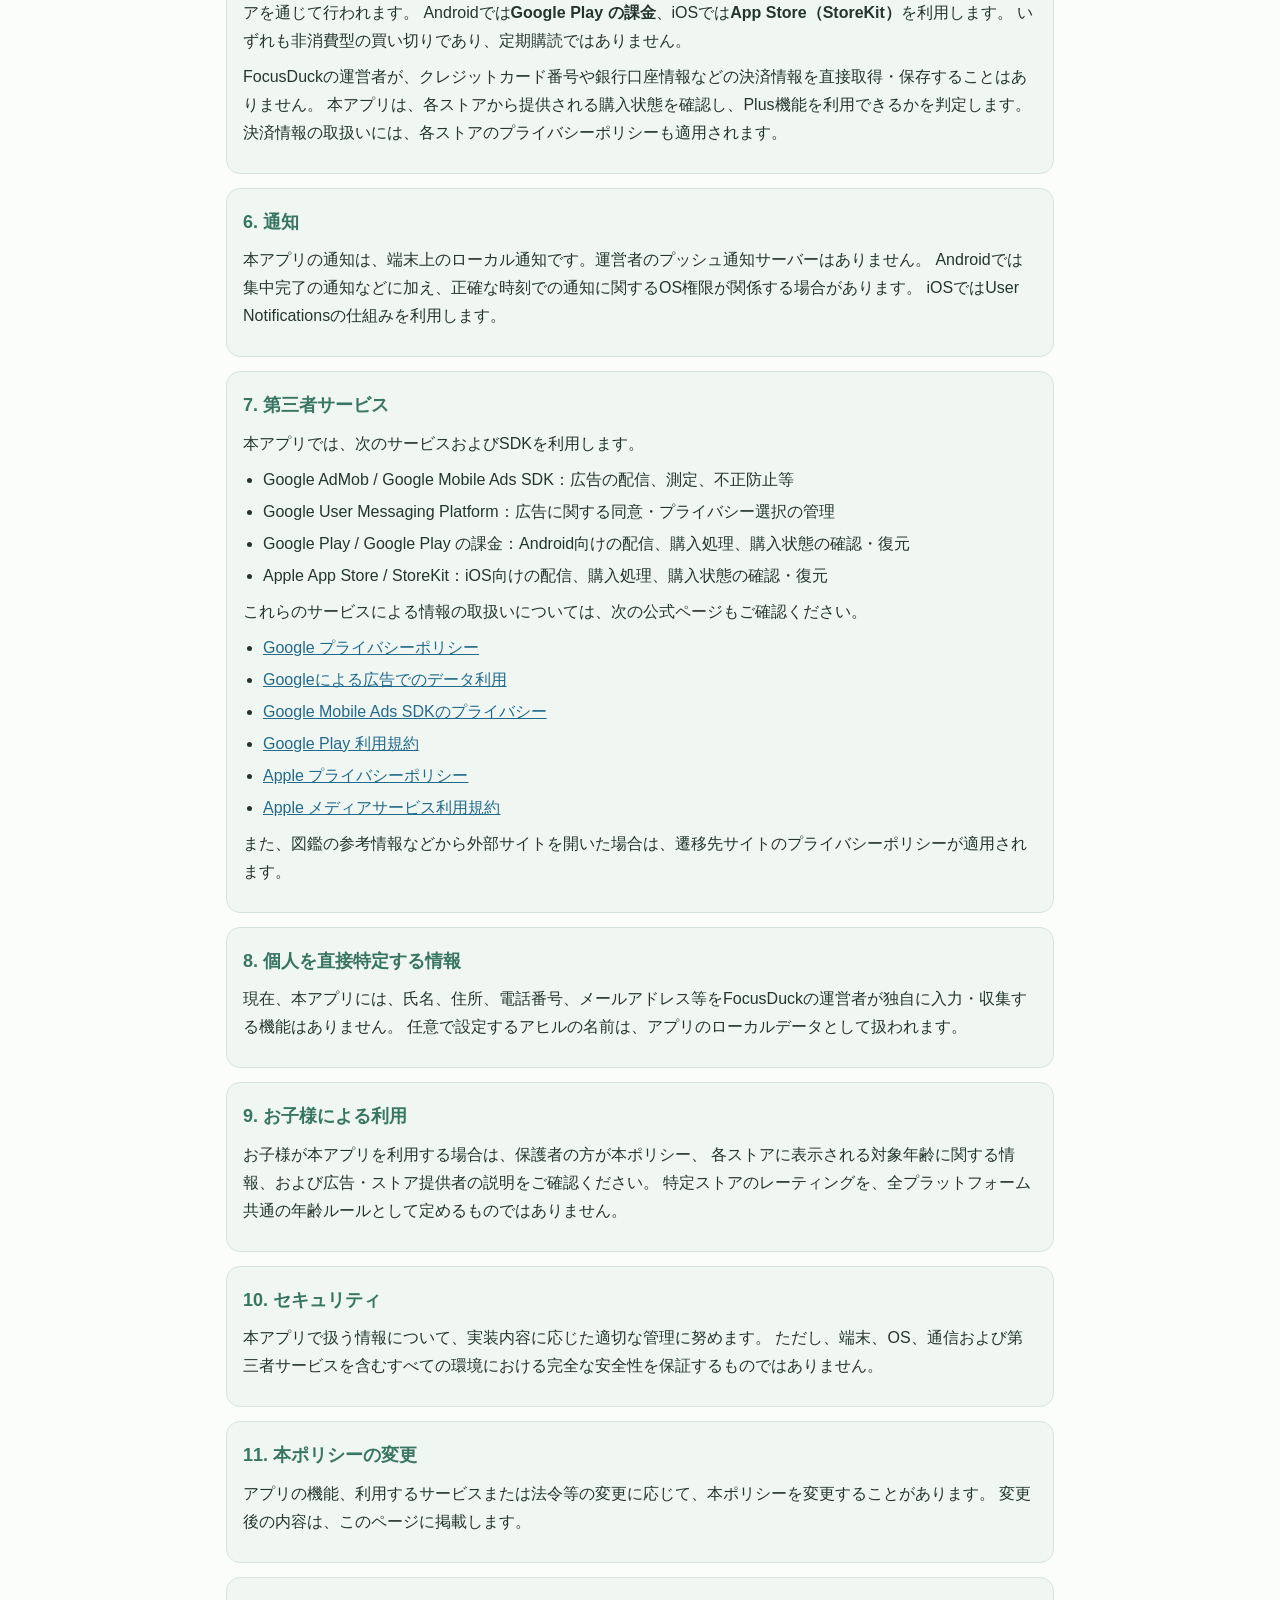
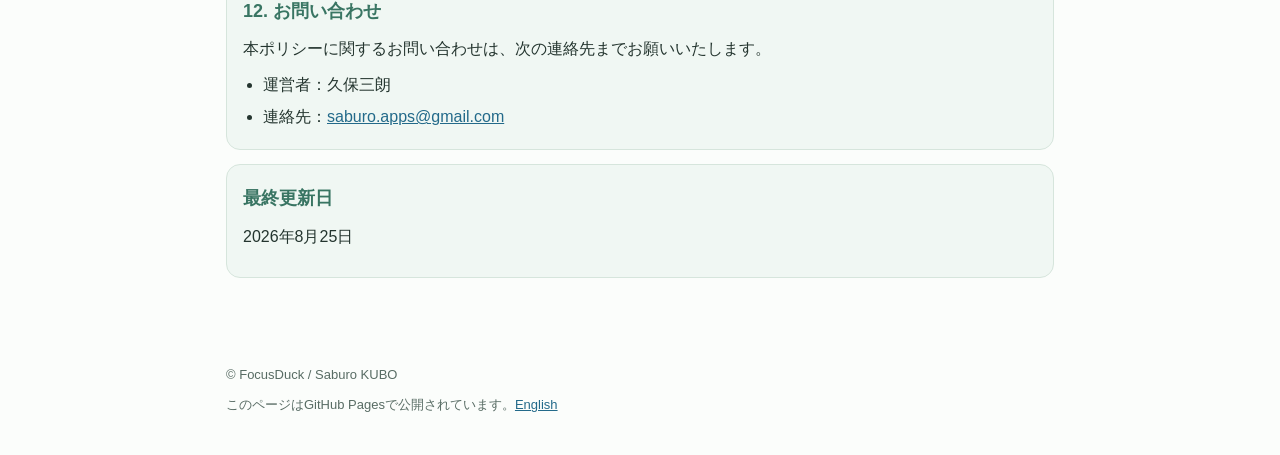
<file: focusduck/privacy.html>
<!doctype html>
<html lang="ja">
<head>
  <meta charset="utf-8" />
  <meta name="viewport" content="width=device-width, initial-scale=1, viewport-fit=cover" />
  <meta name="color-scheme" content="light" />
  <meta name="theme-color" content="#eef8f3" />
  <title>FocusDuck プライバシーポリシー | Privacy Policy</title>
  <meta
    name="description"
    content="Android / iOSアプリ FocusDuckのプライバシーポリシーです。"
  />
  <style>
    :root {
      --fg: #24352f;
      --muted: #586c64;
      --bg: #fbfdfb;
      --card: #f0f7f3;
      --line: #d6e5dc;
      --accent: #397563;
      --link: #236a8a;
    }
    * { box-sizing: border-box; }
    html { -webkit-text-size-adjust: 100%; text-size-adjust: 100%; }
    body {
      margin: 0;
      font-family: -apple-system, BlinkMacSystemFont, "Segoe UI", Roboto, Helvetica, Arial,
        "Hiragino Kaku Gothic ProN", "Noto Sans JP", "Yu Gothic", sans-serif;
      color: var(--fg);
      background:
        radial-gradient(800px 420px at 10% 0%, rgba(144, 214, 194, .22), transparent 65%),
        var(--bg);
      line-height: 1.75;
    }
    a { color: var(--link); }
    header {
      padding: 28px 16px;
      border-bottom: 1px solid var(--line);
      background: rgba(238, 248, 243, .72);
    }
    .header-inner,
    main,
    footer {
      max-width: 860px;
      margin: 0 auto;
    }
    nav {
      margin-bottom: 18px;
      font-size: 14px;
    }
    nav a { font-weight: 600; }
    h1 {
      margin: 0 0 6px;
      font-size: clamp(24px, 5vw, 32px);
      line-height: 1.35;
    }
    .sub {
      color: var(--muted);
      font-size: 14px;
      margin: 0;
    }
    main { padding: 24px 16px 64px; }
    section {
      background: var(--card);
      padding: 18px 16px;
      border: 1px solid var(--line);
      border-radius: 14px;
      margin: 14px 0;
    }
    h2 {
      margin: 0 0 8px;
      color: var(--accent);
      font-size: 18px;
    }
    h3 {
      margin: 16px 0 6px;
      font-size: 15px;
    }
    p { margin: 8px 0; }
    ul { margin: 8px 0 0 20px; padding: 0; }
    li + li { margin-top: 4px; }
    .service-list a { overflow-wrap: anywhere; }
    footer {
      padding: 0 16px 32px;
      color: var(--muted);
      font-size: 13px;
    }
    @media (max-width: 480px) {
      header { padding-top: 20px; }
      main { padding-top: 16px; }
      section { padding: 16px 14px; }
    }
  </style>
</head>

<body>
  <header>
    <div class="header-inner">
      <nav aria-label="パンくず">
        <a href="./">FocusDuck ホームへ戻る</a>
        <span aria-hidden="true">・</span>
        <a href="./terms.html">利用規約</a>
        <span aria-hidden="true">・</span>
        <a href="./privacy-en.html" lang="en">English</a>
      </nav>
      <h1>FocusDuck プライバシーポリシー</h1>
      <p class="sub">
        Android / iOSアプリ「FocusDuck」における、利用者情報の取扱いについて説明します。<br />
        Android applicationId：<code>com.kubosaburo.focusduck</code><br />
        iOS Bundle ID：<code>com.kubosaburo.focusduck</code>
      </p>
    </div>
  </header>

  <main>
    <section>
      <h2>1. 本アプリについて</h2>
      <p>
        FocusDuckは、集中時間を記録しながら、小さなアヒルと池の成長を楽しむ、AndroidおよびiOS向けの集中支援アプリです。
        現在、本アプリには独自のアカウント登録機能や、運営者が管理するサーバーへのログイン・同期機能はありません。
        Firebase Analytics、Crashlytics、Sentryなどの独自解析・クラッシュ収集SDKは使用していません。
      </p>
    </section>

    <section>
      <h2>2. 端末内に保存するデータ</h2>
      <p>
        集中記録、セッション回数、アヒルの名前、アプリ設定、一日の目標、池や図鑑の進み、交換所の所有状態、
        Plusの利用状態など、アプリの利用記録や設定は主に端末内に保存されます。
      </p>
      <p>
        これらのデータを、FocusDuckの運営者が独自に収集するサーバーへ送信する機能はありません。
        アプリのデータを消去するか、本アプリをアンインストールすると、端末内のデータは削除されます。
      </p>
      <p>
        端末のOSバックアップ設定によっては、これらのデータがバックアップまたは復元の対象になることがあります。
        AndroidではGoogle / OSのバックアップ設定、iOSではiCloudまたは端末バックアップの設定に依存します。
        これはFocusDuck独自のクラウド同期ではありません。
      </p>
    </section>

    <section>
      <h2>3. 広告</h2>
      <p>
        無料版では、バナー広告およびインタースティシャル広告の配信に
        <strong>Google AdMob（Google Mobile Ads SDK）</strong>を利用します。
        FocusDuck Plusの購入者には広告を表示しません。
      </p>
      <p>
        広告の配信、表示回数の管理、効果測定、不正行為の防止、サービスの改善などのため、
        Googleおよび広告配信に関わる事業者が、利用者の同意内容や地域、端末の設定等に応じて、
        IPアドレス、広告識別子等のオンライン識別子、端末情報、診断情報、広告の表示や操作に関する情報などを
        処理する場合があります。実際に処理される情報は、Googleの仕様、広告設定、同意内容および適用法令等により異なります。
      </p>
      <p>
        本アプリの運営者は、Google Mobile Ads SDKを通じて処理される情報を、
        独自の利用者プロフィール作成や、氏名・住所・メールアドレス等の収集に利用していません。
        運営者が広告識別子の独自データベースを保持するものではありません。
      </p>
    </section>

    <section>
      <h2>4. 広告に関する同意管理</h2>
      <p>
        本アプリは、Google User Messaging Platform（UMP）を利用しています。
        EEA（欧州経済領域）、英国、スイスなど、同意またはプライバシー選択の提示が必要とGoogleにより判定された地域・状況では、
        広告に関する選択画面を表示し、その選択内容をGoogleの仕組みにより管理します。
        Googleによりプライバシー選択の再表示が必要と判定されている場合は、
        アプリ内の設定画面にある「プライバシー設定」から選択内容を確認・変更できます。
      </p>
      <p>
        iOSでは、広告および同意の状況に応じて、Appleのトラッキング許可に関する仕組みが利用される場合があります。
        アプリ本体からApp Tracking Transparencyの許可ダイアログを直接呼び出す実装はありません。
        Google広告サービスによるデータの取扱いは、Googleのポリシーに従います。
        FocusDuckが必ずIDFAを収集する、という意味ではありません。
      </p>
    </section>

    <section>
      <h2>5. FocusDuck Plusとお支払い</h2>
      <p>
        広告非表示や追加機能を提供する買い切り商品「FocusDuck Plus」の購入処理は、各プラットフォームのストアを通じて行われます。
        Androidでは<strong>Google Play の課金</strong>、iOSでは<strong>App Store（StoreKit）</strong>を利用します。
        いずれも非消費型の買い切りであり、定期購読ではありません。
      </p>
      <p>
        FocusDuckの運営者が、クレジットカード番号や銀行口座情報などの決済情報を直接取得・保存することはありません。
        本アプリは、各ストアから提供される購入状態を確認し、Plus機能を利用できるかを判定します。
        決済情報の取扱いには、各ストアのプライバシーポリシーも適用されます。
      </p>
    </section>

    <section>
      <h2>6. 通知</h2>
      <p>
        本アプリの通知は、端末上のローカル通知です。運営者のプッシュ通知サーバーはありません。
        Androidでは集中完了の通知などに加え、正確な時刻での通知に関するOS権限が関係する場合があります。
        iOSではUser Notificationsの仕組みを利用します。
      </p>
    </section>

    <section>
      <h2>7. 第三者サービス</h2>
      <p>本アプリでは、次のサービスおよびSDKを利用します。</p>
      <ul class="service-list">
        <li>Google AdMob / Google Mobile Ads SDK：広告の配信、測定、不正防止等</li>
        <li>Google User Messaging Platform：広告に関する同意・プライバシー選択の管理</li>
        <li>Google Play / Google Play の課金：Android向けの配信、購入処理、購入状態の確認・復元</li>
        <li>Apple App Store / StoreKit：iOS向けの配信、購入処理、購入状態の確認・復元</li>
      </ul>
      <p>これらのサービスによる情報の取扱いについては、次の公式ページもご確認ください。</p>
      <ul class="service-list">
        <li>
          <a href="https://policies.google.com/privacy" rel="noopener noreferrer">Google プライバシーポリシー</a>
        </li>
        <li>
          <a href="https://policies.google.com/technologies/ads" rel="noopener noreferrer">Googleによる広告でのデータ利用</a>
        </li>
        <li>
          <a href="https://support.google.com/admob/answer/6128543" rel="noopener noreferrer">Google Mobile Ads SDKのプライバシー</a>
        </li>
        <li>
          <a href="https://play.google.com/intl/ja_jp/about/play-terms/" rel="noopener noreferrer">Google Play 利用規約</a>
        </li>
        <li>
          <a href="https://www.apple.com/legal/privacy/" rel="noopener noreferrer">Apple プライバシーポリシー</a>
        </li>
        <li>
          <a href="https://www.apple.com/legal/internet-services/itunes/" rel="noopener noreferrer">Apple メディアサービス利用規約</a>
        </li>
      </ul>
      <p>
        また、図鑑の参考情報などから外部サイトを開いた場合は、遷移先サイトのプライバシーポリシーが適用されます。
      </p>
    </section>

    <section>
      <h2>8. 個人を直接特定する情報</h2>
      <p>
        現在、本アプリには、氏名、住所、電話番号、メールアドレス等をFocusDuckの運営者が独自に入力・収集する機能はありません。
        任意で設定するアヒルの名前は、アプリのローカルデータとして扱われます。
      </p>
    </section>

    <section>
      <h2>9. お子様による利用</h2>
      <p>
        お子様が本アプリを利用する場合は、保護者の方が本ポリシー、
        各ストアに表示される対象年齢に関する情報、および広告・ストア提供者の説明をご確認ください。
        特定ストアのレーティングを、全プラットフォーム共通の年齢ルールとして定めるものではありません。
      </p>
    </section>

    <section>
      <h2>10. セキュリティ</h2>
      <p>
        本アプリで扱う情報について、実装内容に応じた適切な管理に努めます。
        ただし、端末、OS、通信および第三者サービスを含むすべての環境における完全な安全性を保証するものではありません。
      </p>
    </section>

    <section>
      <h2>11. 本ポリシーの変更</h2>
      <p>
        アプリの機能、利用するサービスまたは法令等の変更に応じて、本ポリシーを変更することがあります。
        変更後の内容は、このページに掲載します。
      </p>
    </section>

    <section>
      <h2>12. お問い合わせ</h2>
      <p>本ポリシーに関するお問い合わせは、次の連絡先までお願いいたします。</p>
      <ul>
        <li>運営者：久保三朗</li>
        <li>
          連絡先：<a href="mailto:saburo.apps@gmail.com?subject=FocusDuck%20%E3%81%8A%E5%95%8F%E3%81%84%E5%90%88%E3%82%8F%E3%81%9B&amp;body=%E3%81%8A%E5%95%8F%E3%81%84%E5%90%88%E3%82%8F%E3%81%9B%E5%86%85%E5%AE%B9%EF%BC%9A%0A%0A%E3%82%A2%E3%83%97%E3%83%AA%E5%90%8D%EF%BC%9AFocusDuck%0A%E3%82%A2%E3%83%97%E3%83%AA%E3%83%90%E3%83%BC%E3%82%B8%E3%83%A7%E3%83%B3%EF%BC%9A%0A%E7%AB%AF%E6%9C%AB%EF%BC%9A%0AOS%EF%BC%9A">saburo.apps@gmail.com</a>
        </li>
      </ul>
    </section>

    <section>
      <h2>最終更新日</h2>
      <p><time datetime="2026-08-25">2026年8月25日</time></p>
    </section>
  </main>
<footer>
    <p>© FocusDuck / Saburo KUBO</p>
    <p>このページはGitHub Pagesで公開されています。<a href="./privacy-en.html" lang="en">English</a></p>
  </footer>
</body>
</html>
</file>
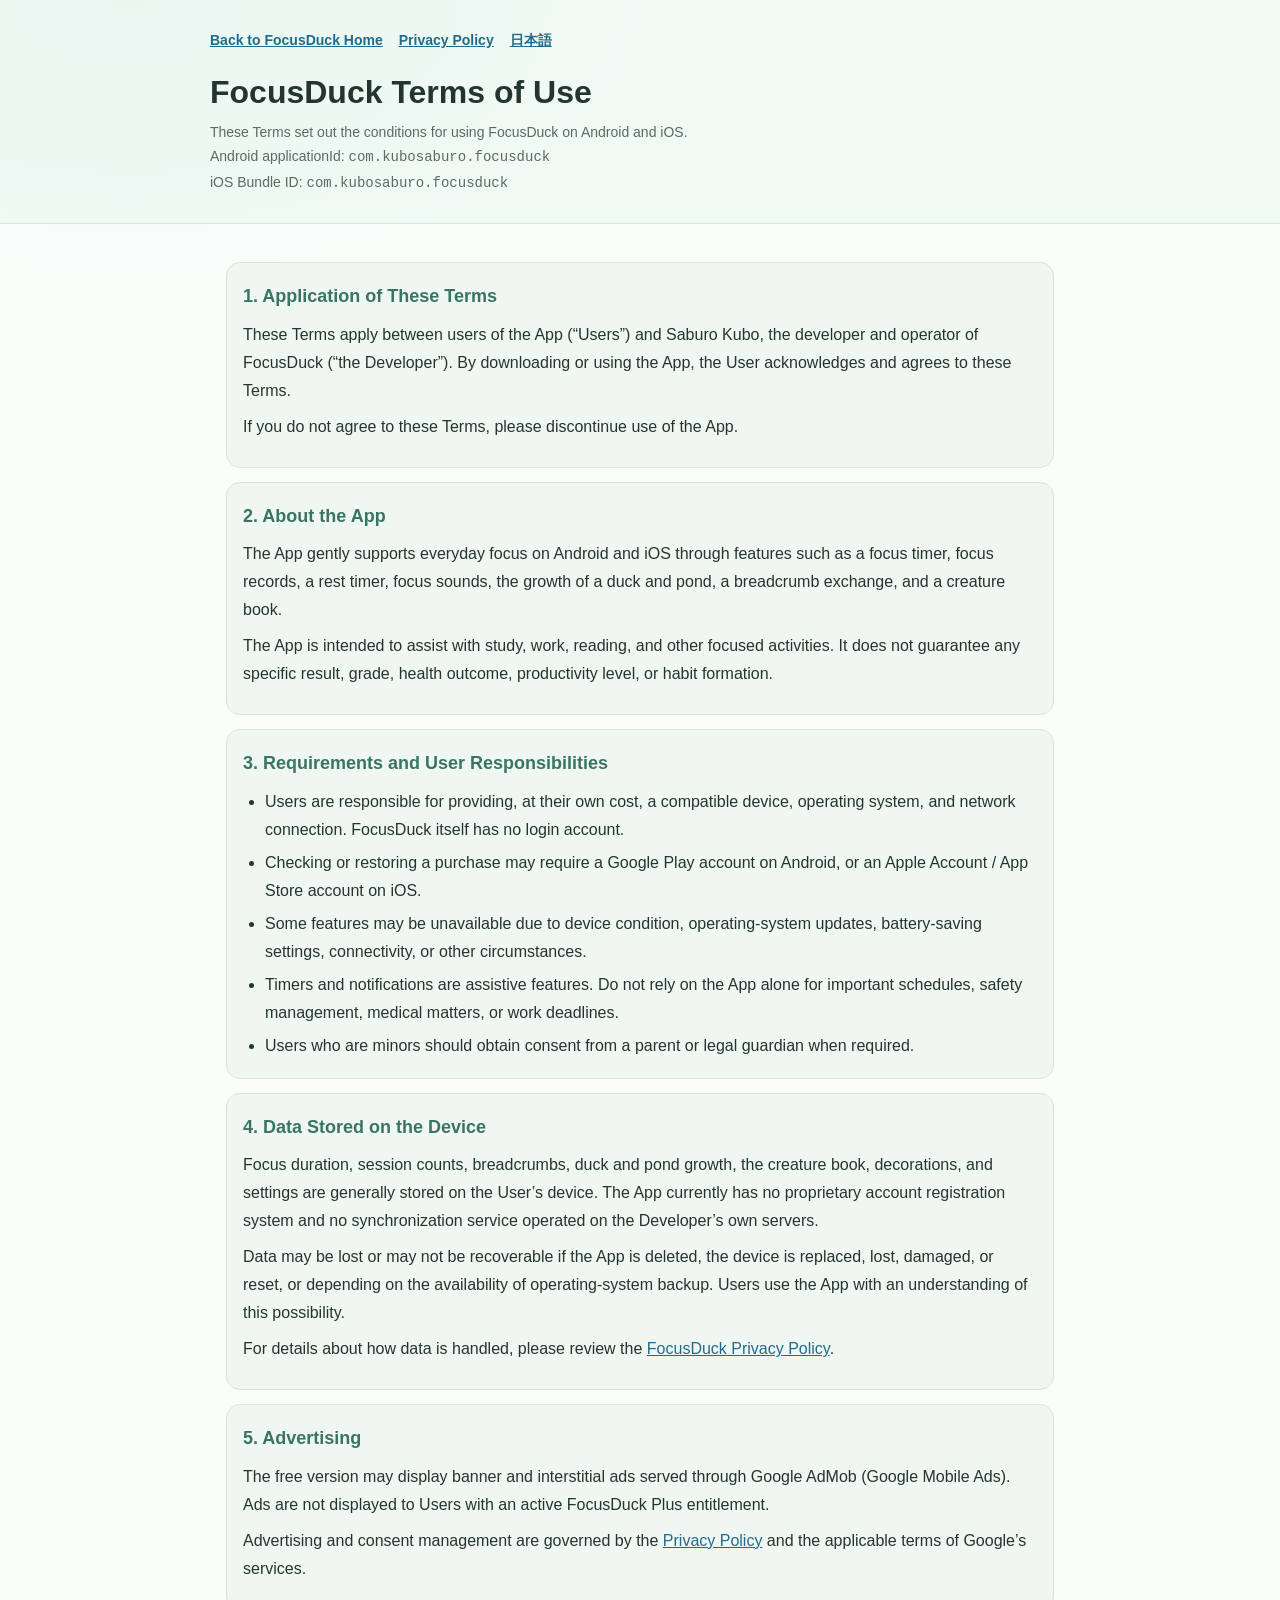
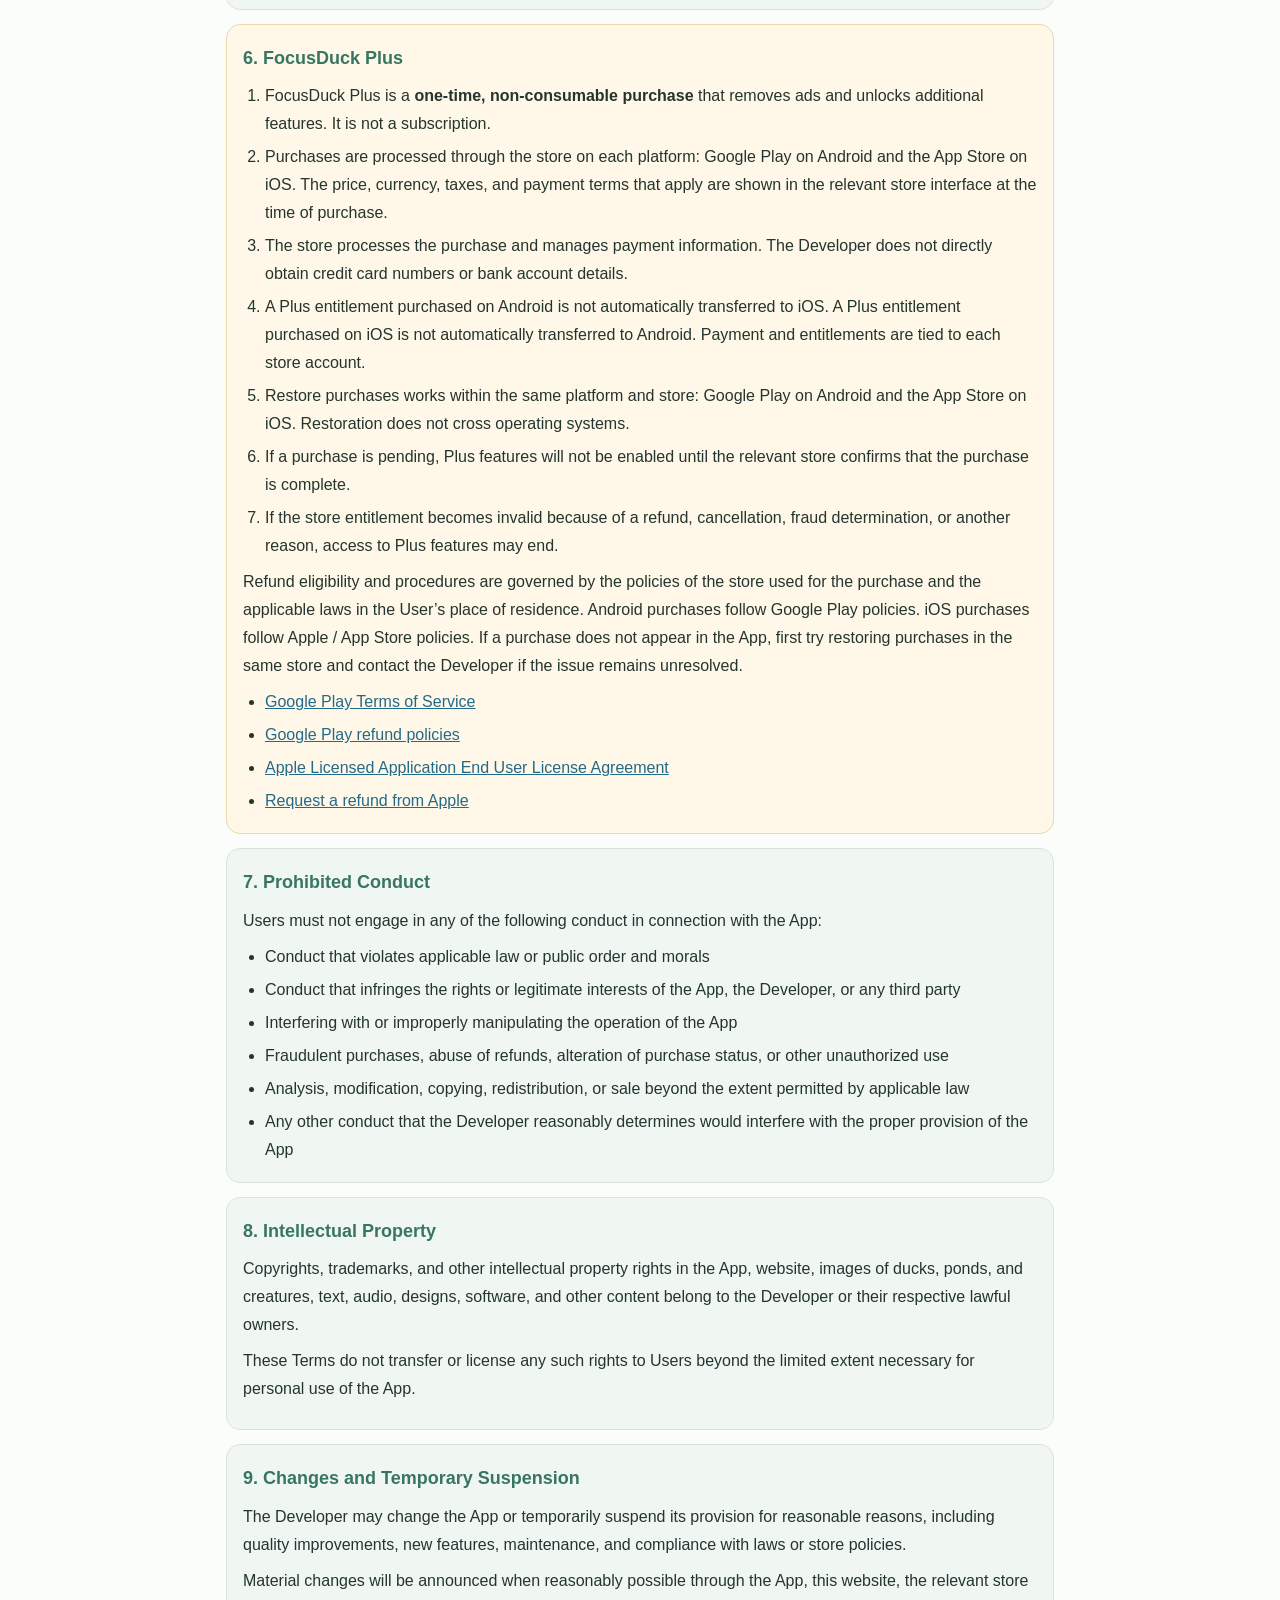
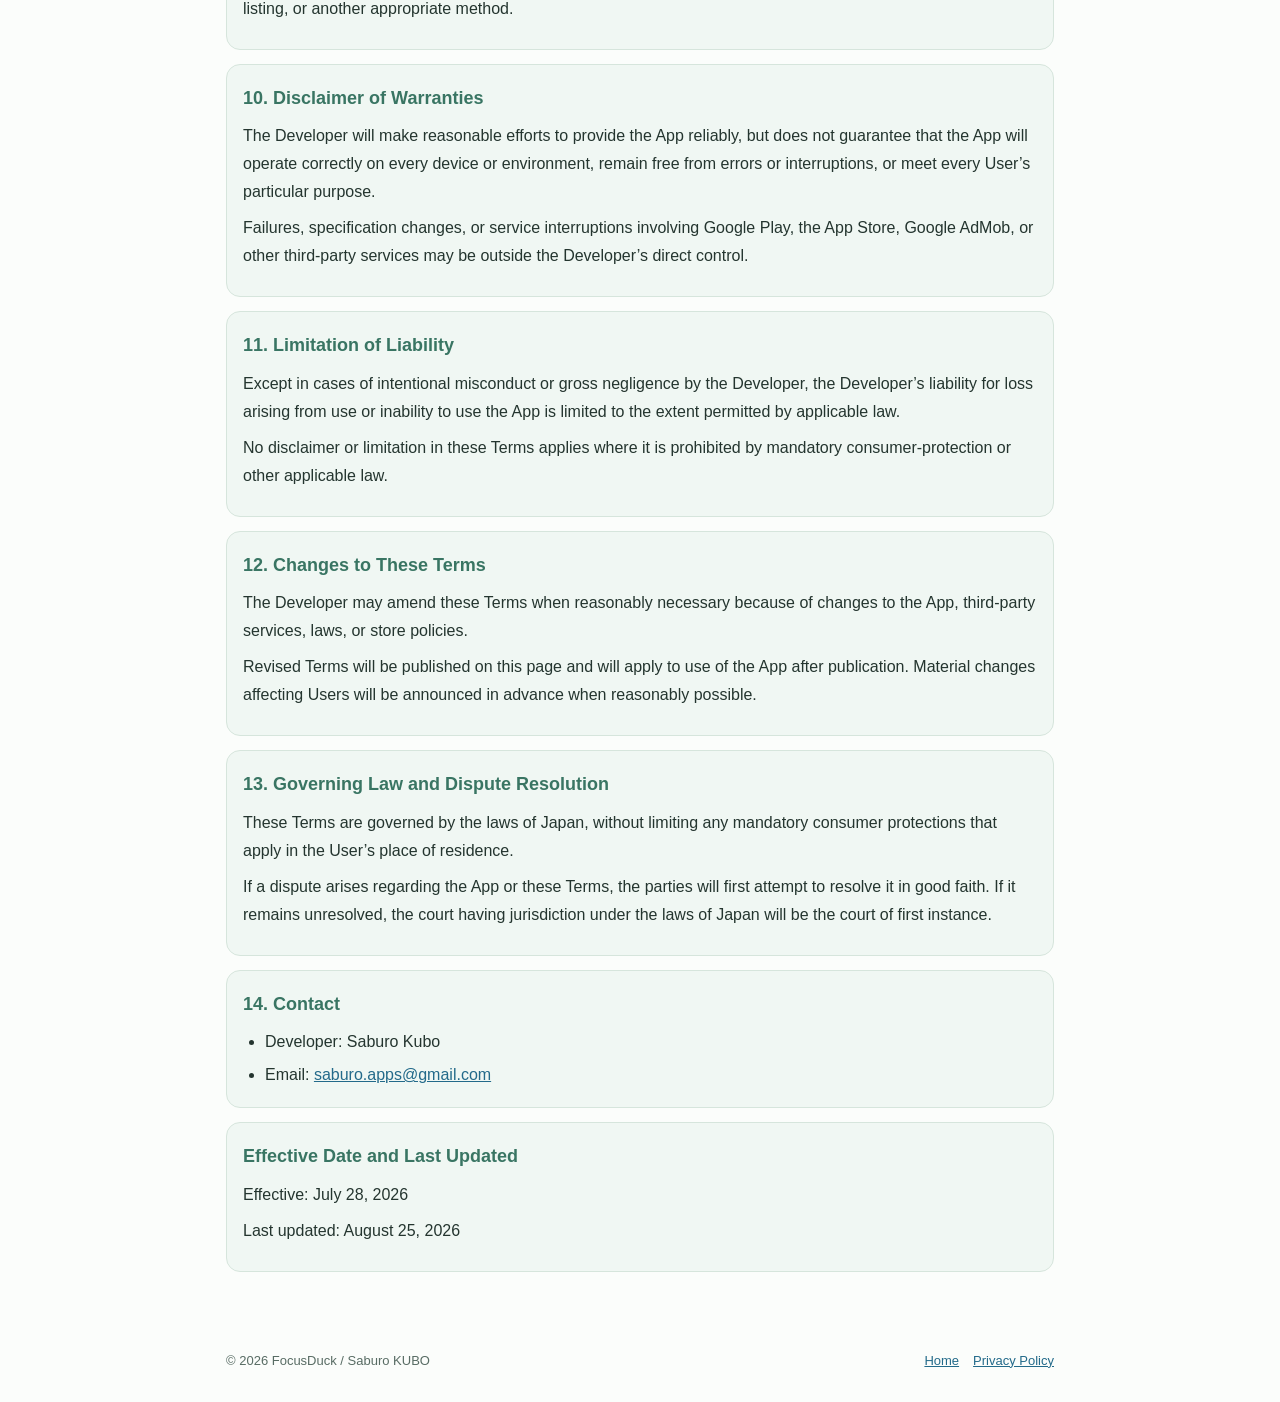
<file: focusduck/terms-en.html>
<!doctype html>
<html lang="en">
<head>
  <meta charset="utf-8" />
  <meta name="viewport" content="width=device-width, initial-scale=1, viewport-fit=cover" />
  <meta name="color-scheme" content="light" />
  <meta name="theme-color" content="#eef8f3" />
  <title>FocusDuck Terms of Use</title>
  <meta
    name="description"
    content="Terms of Use for FocusDuck on Android and iOS."
  />
  <style>
    :root {
      --fg: #24352f;
      --muted: #586c64;
      --bg: #fbfdfb;
      --card: #f0f7f3;
      --line: #d6e5dc;
      --accent: #397563;
      --link: #236a8a;
      --note: #fff8e8;
      --note-line: #ead9aa;
    }
    * { box-sizing: border-box; }
    html { -webkit-text-size-adjust: 100%; text-size-adjust: 100%; }
    body {
      margin: 0;
      font-family: -apple-system, BlinkMacSystemFont, "Segoe UI", Roboto, Helvetica, Arial,
        "Hiragino Kaku Gothic ProN", "Noto Sans JP", "Yu Gothic", sans-serif;
      color: var(--fg);
      background:
        radial-gradient(800px 420px at 10% 0%, rgba(144, 214, 194, .22), transparent 65%),
        var(--bg);
      line-height: 1.75;
    }
    a { color: var(--link); overflow-wrap: anywhere; }
    header {
      padding: 28px 16px;
      border-bottom: 1px solid var(--line);
      background: rgba(238, 248, 243, .72);
    }
    .header-inner,
    main,
    footer {
      max-width: 860px;
      margin: 0 auto;
    }
    nav {
      display: flex;
      flex-wrap: wrap;
      gap: 10px 16px;
      margin-bottom: 18px;
      font-size: 14px;
    }
    nav a { font-weight: 600; }
    h1 {
      margin: 0 0 6px;
      font-size: clamp(24px, 5vw, 32px);
      line-height: 1.35;
    }
    .sub {
      margin: 0;
      color: var(--muted);
      font-size: 14px;
    }
    main { padding: 24px 16px 64px; }
    section {
      padding: 18px 16px;
      border: 1px solid var(--line);
      border-radius: 14px;
      margin: 14px 0;
      background: var(--card);
    }
    section.note {
      border-color: var(--note-line);
      background: var(--note);
    }
    h2 {
      margin: 0 0 8px;
      color: var(--accent);
      font-size: 18px;
    }
    h3 {
      margin: 16px 0 6px;
      font-size: 15px;
    }
    p { margin: 8px 0; }
    ul,
    ol { margin: 8px 0 0 22px; padding: 0; }
    li + li { margin-top: 5px; }
    footer {
      display: flex;
      flex-wrap: wrap;
      justify-content: space-between;
      gap: 10px 18px;
      padding: 0 16px 32px;
      color: var(--muted);
      font-size: 13px;
    }
    .footer-links { display: flex; flex-wrap: wrap; gap: 14px; }
    @media (max-width: 480px) {
      header { padding-top: 20px; }
      main { padding-top: 16px; }
      section { padding: 16px 14px; }
      footer { flex-direction: column; }
    }
  </style>
</head>

<body>
  <header>
    <div class="header-inner">
      <nav aria-label="Related pages">
        <a href="./en/">Back to FocusDuck Home</a>
        <a href="./privacy-en.html">Privacy Policy</a>
        <a href="./terms.html" lang="ja">日本語</a>
      </nav>
      <h1>FocusDuck Terms of Use</h1>
      <p class="sub">
        These Terms set out the conditions for using FocusDuck on Android and iOS.<br />
        Android applicationId: <code>com.kubosaburo.focusduck</code><br />
        iOS Bundle ID: <code>com.kubosaburo.focusduck</code>
      </p>
    </div>
  </header>

  <main>
    <section>
      <h2>1. Application of These Terms</h2>
      <p>
        These Terms apply between users of the App (“Users”) and Saburo Kubo, the developer and operator of FocusDuck (“the Developer”).
        By downloading or using the App, the User acknowledges and agrees to these Terms.
      </p>
      <p>If you do not agree to these Terms, please discontinue use of the App.</p>
    </section>

    <section>
      <h2>2. About the App</h2>
      <p>
        The App gently supports everyday focus on Android and iOS through features such as a focus timer, focus records, a rest timer,
        focus sounds, the growth of a duck and pond, a breadcrumb exchange, and a creature book.
      </p>
      <p>
        The App is intended to assist with study, work, reading, and other focused activities.
        It does not guarantee any specific result, grade, health outcome, productivity level, or habit formation.
      </p>
    </section>

    <section>
      <h2>3. Requirements and User Responsibilities</h2>
      <ul>
        <li>Users are responsible for providing, at their own cost, a compatible device, operating system, and network connection. FocusDuck itself has no login account.</li>
        <li>Checking or restoring a purchase may require a Google Play account on Android, or an Apple Account / App Store account on iOS.</li>
        <li>Some features may be unavailable due to device condition, operating-system updates, battery-saving settings, connectivity, or other circumstances.</li>
        <li>Timers and notifications are assistive features. Do not rely on the App alone for important schedules, safety management, medical matters, or work deadlines.</li>
        <li>Users who are minors should obtain consent from a parent or legal guardian when required.</li>
      </ul>
    </section>

    <section>
      <h2>4. Data Stored on the Device</h2>
      <p>
        Focus duration, session counts, breadcrumbs, duck and pond growth, the creature book, decorations, and settings
        are generally stored on the User’s device. The App currently has no proprietary account registration system
        and no synchronization service operated on the Developer’s own servers.
      </p>
      <p>
        Data may be lost or may not be recoverable if the App is deleted, the device is replaced, lost, damaged, or reset,
        or depending on the availability of operating-system backup. Users use the App with an understanding of this possibility.
      </p>
      <p>
        For details about how data is handled, please review the
        <a href="./privacy-en.html">FocusDuck Privacy Policy</a>.
      </p>
    </section>

    <section>
      <h2>5. Advertising</h2>
      <p>
        The free version may display banner and interstitial ads served through Google AdMob (Google Mobile Ads).
        Ads are not displayed to Users with an active FocusDuck Plus entitlement.
      </p>
      <p>
        Advertising and consent management are governed by the
        <a href="./privacy-en.html">Privacy Policy</a> and the applicable terms of Google’s services.
      </p>
    </section>

    <section class="note">
      <h2>6. FocusDuck Plus</h2>
      <ol>
        <li>
          FocusDuck Plus is a <strong>one-time, non-consumable purchase</strong> that removes ads and unlocks additional features.
          It is not a subscription.
        </li>
        <li>
          Purchases are processed through the store on each platform: Google Play on Android and the App Store on iOS.
          The price, currency, taxes, and payment terms that apply are shown in the relevant store interface at the time of purchase.
        </li>
        <li>
          The store processes the purchase and manages payment information.
          The Developer does not directly obtain credit card numbers or bank account details.
        </li>
        <li>
          A Plus entitlement purchased on Android is not automatically transferred to iOS.
          A Plus entitlement purchased on iOS is not automatically transferred to Android.
          Payment and entitlements are tied to each store account.
        </li>
        <li>
          Restore purchases works within the same platform and store: Google Play on Android and the App Store on iOS.
          Restoration does not cross operating systems.
        </li>
        <li>
          If a purchase is pending, Plus features will not be enabled until the relevant store confirms that the purchase is complete.
        </li>
        <li>
          If the store entitlement becomes invalid because of a refund, cancellation, fraud determination,
          or another reason, access to Plus features may end.
        </li>
      </ol>
      <p>
        Refund eligibility and procedures are governed by the policies of the store used for the purchase and the applicable laws in the User’s place of residence.
        Android purchases follow Google Play policies. iOS purchases follow Apple / App Store policies.
        If a purchase does not appear in the App, first try restoring purchases in the same store and contact the Developer if the issue remains unresolved.
      </p>
      <ul>
        <li>
          <a href="https://play.google.com/intl/en/about/play-terms.html" rel="noopener noreferrer">Google Play Terms of Service</a>
        </li>
        <li>
          <a href="https://support.google.com/googleplay/answer/2479637?hl=en" rel="noopener noreferrer">Google Play refund policies</a>
        </li>
        <li>
          <a href="https://www.apple.com/legal/internet-services/itunes/dev/stdeula/" rel="noopener noreferrer">Apple Licensed Application End User License Agreement</a>
        </li>
        <li>
          <a href="https://support.apple.com/en-us/HT204084" rel="noopener noreferrer">Request a refund from Apple</a>
        </li>
      </ul>
    </section>

    <section>
      <h2>7. Prohibited Conduct</h2>
      <p>Users must not engage in any of the following conduct in connection with the App:</p>
      <ul>
        <li>Conduct that violates applicable law or public order and morals</li>
        <li>Conduct that infringes the rights or legitimate interests of the App, the Developer, or any third party</li>
        <li>Interfering with or improperly manipulating the operation of the App</li>
        <li>Fraudulent purchases, abuse of refunds, alteration of purchase status, or other unauthorized use</li>
        <li>Analysis, modification, copying, redistribution, or sale beyond the extent permitted by applicable law</li>
        <li>Any other conduct that the Developer reasonably determines would interfere with the proper provision of the App</li>
      </ul>
    </section>

    <section>
      <h2>8. Intellectual Property</h2>
      <p>
        Copyrights, trademarks, and other intellectual property rights in the App, website, images of ducks, ponds, and creatures,
        text, audio, designs, software, and other content belong to the Developer or their respective lawful owners.
      </p>
      <p>
        These Terms do not transfer or license any such rights to Users beyond the limited extent necessary
        for personal use of the App.
      </p>
    </section>

    <section>
      <h2>9. Changes and Temporary Suspension</h2>
      <p>
        The Developer may change the App or temporarily suspend its provision for reasonable reasons,
        including quality improvements, new features, maintenance, and compliance with laws or store policies.
      </p>
      <p>
        Material changes will be announced when reasonably possible through the App, this website,
        the relevant store listing, or another appropriate method.
      </p>
    </section>

    <section>
      <h2>10. Disclaimer of Warranties</h2>
      <p>
        The Developer will make reasonable efforts to provide the App reliably, but does not guarantee that the App
        will operate correctly on every device or environment, remain free from errors or interruptions,
        or meet every User’s particular purpose.
      </p>
      <p>
        Failures, specification changes, or service interruptions involving Google Play, the App Store, Google AdMob,
        or other third-party services may be outside the Developer’s direct control.
      </p>
    </section>

    <section>
      <h2>11. Limitation of Liability</h2>
      <p>
        Except in cases of intentional misconduct or gross negligence by the Developer,
        the Developer’s liability for loss arising from use or inability to use the App is limited to the extent permitted by applicable law.
      </p>
      <p>
        No disclaimer or limitation in these Terms applies where it is prohibited by mandatory consumer-protection
        or other applicable law.
      </p>
    </section>

    <section>
      <h2>12. Changes to These Terms</h2>
      <p>
        The Developer may amend these Terms when reasonably necessary because of changes to the App,
        third-party services, laws, or store policies.
      </p>
      <p>
        Revised Terms will be published on this page and will apply to use of the App after publication.
        Material changes affecting Users will be announced in advance when reasonably possible.
      </p>
    </section>

    <section>
      <h2>13. Governing Law and Dispute Resolution</h2>
      <p>
        These Terms are governed by the laws of Japan, without limiting any mandatory consumer protections
        that apply in the User’s place of residence.
      </p>
      <p>
        If a dispute arises regarding the App or these Terms, the parties will first attempt to resolve it in good faith.
        If it remains unresolved, the court having jurisdiction under the laws of Japan will be the court of first instance.
      </p>
    </section>

    <section>
      <h2>14. Contact</h2>
      <ul>
        <li>Developer: Saburo Kubo</li>
        <li>
          Email:
          <a href="mailto:saburo.apps@gmail.com?subject=FocusDuck%20Support&amp;body=Your%20message%3A%0A%0AApp%3A%20FocusDuck%0AApp%20version%3A%0ADevice%3A%0AOS%3A">saburo.apps@gmail.com</a>
        </li>
      </ul>
    </section>

    <section>
      <h2>Effective Date and Last Updated</h2>
      <p>Effective: <time datetime="2026-07-28">July 28, 2026</time></p>
      <p>Last updated: <time datetime="2026-08-25">August 25, 2026</time></p>
    </section>
  </main>
<footer>
    <span>© 2026 FocusDuck / Saburo KUBO</span>
    <span class="footer-links">
      <a href="./en/">Home</a>
      <a href="./privacy-en.html">Privacy Policy</a>
    </span>
  </footer>
</body>
</html>
</file>
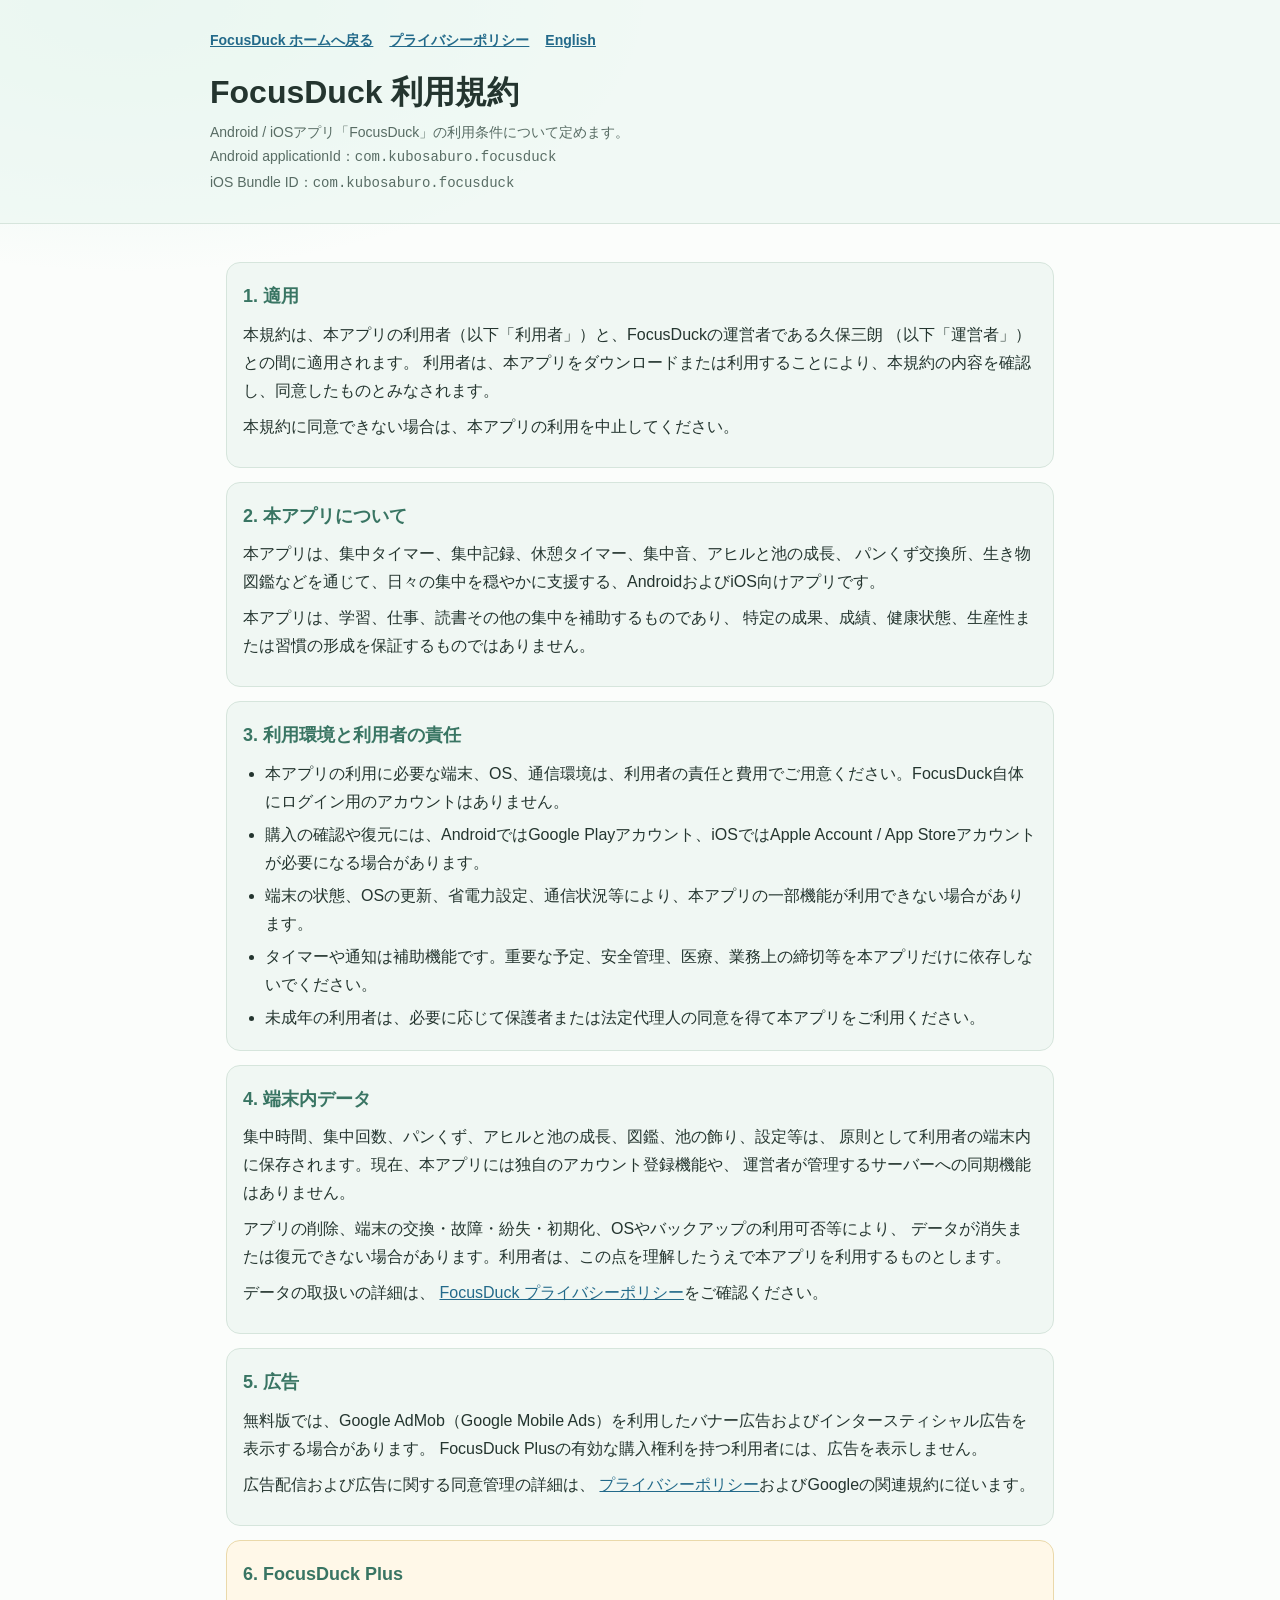
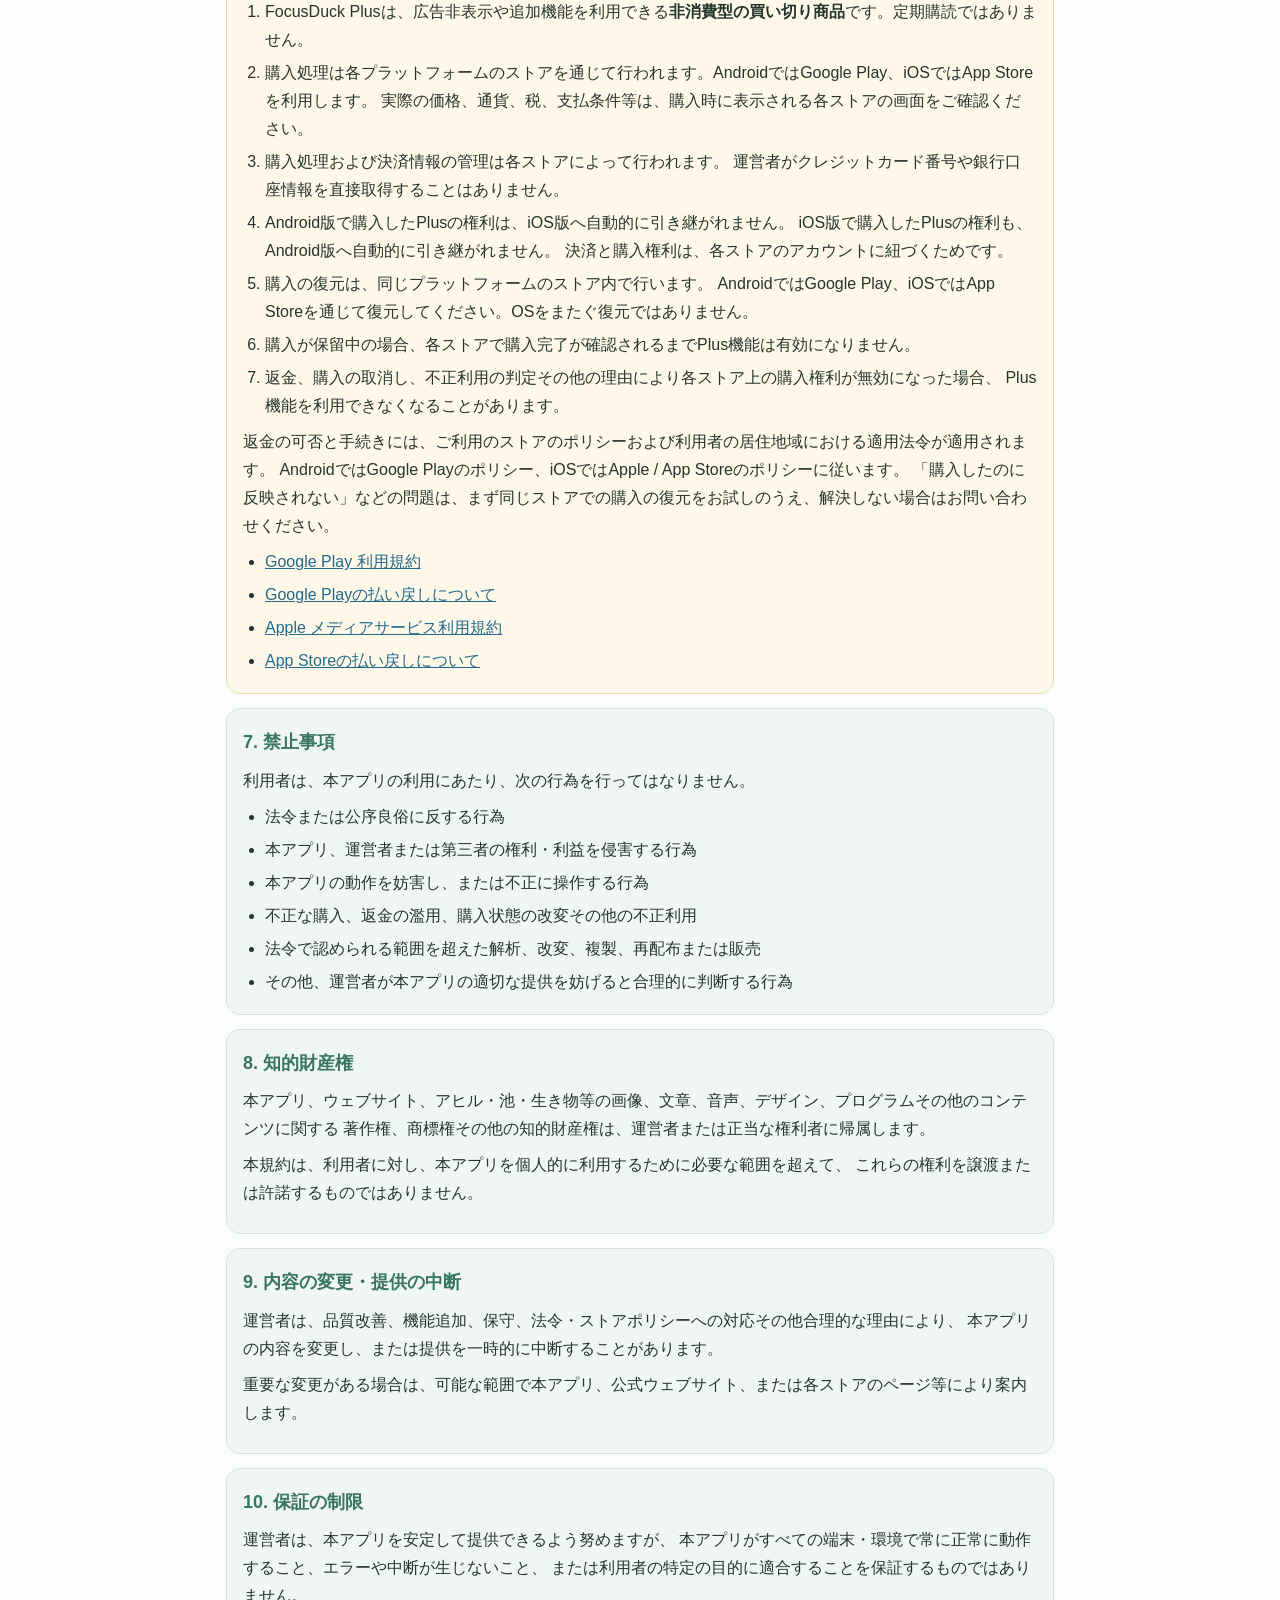
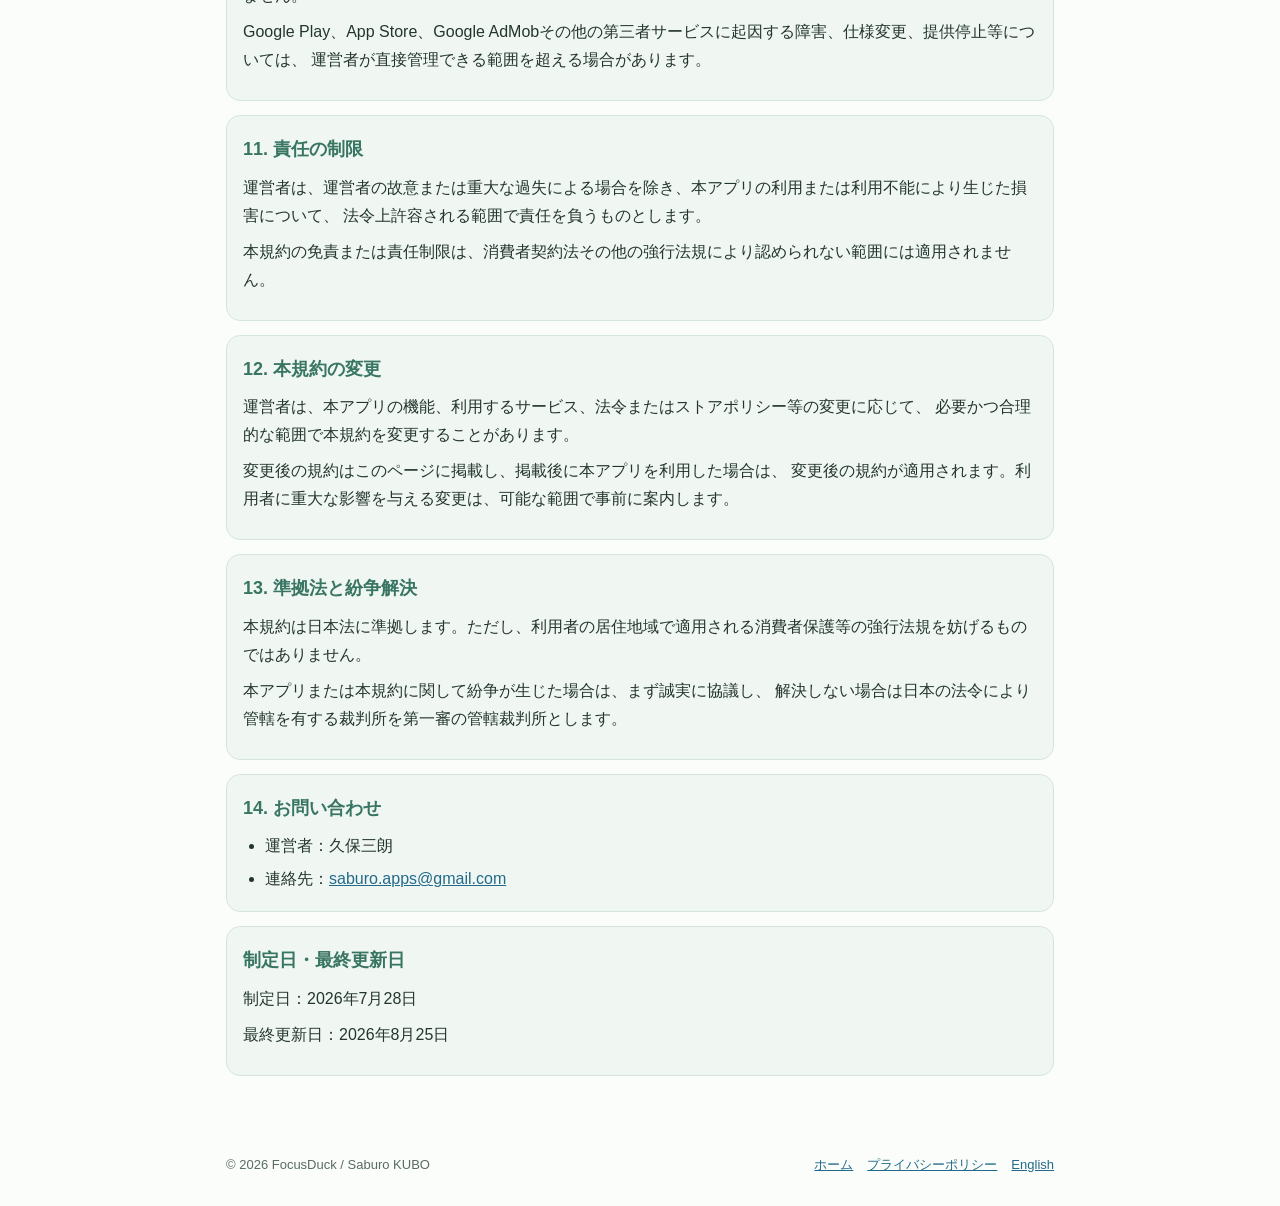
<file: focusduck/terms.html>
<!doctype html>
<html lang="ja">
<head>
  <meta charset="utf-8" />
  <meta name="viewport" content="width=device-width, initial-scale=1, viewport-fit=cover" />
  <meta name="color-scheme" content="light" />
  <meta name="theme-color" content="#eef8f3" />
  <title>FocusDuck 利用規約</title>
  <meta
    name="description"
    content="Android / iOSアプリ FocusDuckの利用規約です。"
  />
  <style>
    :root {
      --fg: #24352f;
      --muted: #586c64;
      --bg: #fbfdfb;
      --card: #f0f7f3;
      --line: #d6e5dc;
      --accent: #397563;
      --link: #236a8a;
      --note: #fff8e8;
      --note-line: #ead9aa;
    }
    * { box-sizing: border-box; }
    html { -webkit-text-size-adjust: 100%; text-size-adjust: 100%; }
    body {
      margin: 0;
      font-family: -apple-system, BlinkMacSystemFont, "Segoe UI", Roboto, Helvetica, Arial,
        "Hiragino Kaku Gothic ProN", "Noto Sans JP", "Yu Gothic", sans-serif;
      color: var(--fg);
      background:
        radial-gradient(800px 420px at 10% 0%, rgba(144, 214, 194, .22), transparent 65%),
        var(--bg);
      line-height: 1.75;
    }
    a { color: var(--link); overflow-wrap: anywhere; }
    header {
      padding: 28px 16px;
      border-bottom: 1px solid var(--line);
      background: rgba(238, 248, 243, .72);
    }
    .header-inner,
    main,
    footer {
      max-width: 860px;
      margin: 0 auto;
    }
    nav {
      display: flex;
      flex-wrap: wrap;
      gap: 10px 16px;
      margin-bottom: 18px;
      font-size: 14px;
    }
    nav a { font-weight: 600; }
    h1 {
      margin: 0 0 6px;
      font-size: clamp(24px, 5vw, 32px);
      line-height: 1.35;
    }
    .sub {
      margin: 0;
      color: var(--muted);
      font-size: 14px;
    }
    main { padding: 24px 16px 64px; }
    section {
      padding: 18px 16px;
      border: 1px solid var(--line);
      border-radius: 14px;
      margin: 14px 0;
      background: var(--card);
    }
    section.note {
      border-color: var(--note-line);
      background: var(--note);
    }
    h2 {
      margin: 0 0 8px;
      color: var(--accent);
      font-size: 18px;
    }
    h3 {
      margin: 16px 0 6px;
      font-size: 15px;
    }
    p { margin: 8px 0; }
    ul,
    ol { margin: 8px 0 0 22px; padding: 0; }
    li + li { margin-top: 5px; }
    footer {
      display: flex;
      flex-wrap: wrap;
      justify-content: space-between;
      gap: 10px 18px;
      padding: 0 16px 32px;
      color: var(--muted);
      font-size: 13px;
    }
    .footer-links { display: flex; flex-wrap: wrap; gap: 14px; }
    @media (max-width: 480px) {
      header { padding-top: 20px; }
      main { padding-top: 16px; }
      section { padding: 16px 14px; }
      footer { flex-direction: column; }
    }
  </style>
</head>

<body>
  <header>
    <div class="header-inner">
      <nav aria-label="関連ページ">
        <a href="./">FocusDuck ホームへ戻る</a>
        <a href="./privacy.html">プライバシーポリシー</a>
        <a href="./terms-en.html" lang="en">English</a>
      </nav>
      <h1>FocusDuck 利用規約</h1>
      <p class="sub">
        Android / iOSアプリ「FocusDuck」の利用条件について定めます。<br />
        Android applicationId：<code>com.kubosaburo.focusduck</code><br />
        iOS Bundle ID：<code>com.kubosaburo.focusduck</code>
      </p>
    </div>
  </header>

  <main>
    <section>
      <h2>1. 適用</h2>
      <p>
        本規約は、本アプリの利用者（以下「利用者」）と、FocusDuckの運営者である久保三朗
        （以下「運営者」）との間に適用されます。
        利用者は、本アプリをダウンロードまたは利用することにより、本規約の内容を確認し、同意したものとみなされます。
      </p>
      <p>本規約に同意できない場合は、本アプリの利用を中止してください。</p>
    </section>

    <section>
      <h2>2. 本アプリについて</h2>
      <p>
        本アプリは、集中タイマー、集中記録、休憩タイマー、集中音、アヒルと池の成長、
        パンくず交換所、生き物図鑑などを通じて、日々の集中を穏やかに支援する、AndroidおよびiOS向けアプリです。
      </p>
      <p>
        本アプリは、学習、仕事、読書その他の集中を補助するものであり、
        特定の成果、成績、健康状態、生産性または習慣の形成を保証するものではありません。
      </p>
    </section>

    <section>
      <h2>3. 利用環境と利用者の責任</h2>
      <ul>
        <li>本アプリの利用に必要な端末、OS、通信環境は、利用者の責任と費用でご用意ください。FocusDuck自体にログイン用のアカウントはありません。</li>
        <li>購入の確認や復元には、AndroidではGoogle Playアカウント、iOSではApple Account / App Storeアカウントが必要になる場合があります。</li>
        <li>端末の状態、OSの更新、省電力設定、通信状況等により、本アプリの一部機能が利用できない場合があります。</li>
        <li>タイマーや通知は補助機能です。重要な予定、安全管理、医療、業務上の締切等を本アプリだけに依存しないでください。</li>
        <li>未成年の利用者は、必要に応じて保護者または法定代理人の同意を得て本アプリをご利用ください。</li>
      </ul>
    </section>

    <section>
      <h2>4. 端末内データ</h2>
      <p>
        集中時間、集中回数、パンくず、アヒルと池の成長、図鑑、池の飾り、設定等は、
        原則として利用者の端末内に保存されます。現在、本アプリには独自のアカウント登録機能や、
        運営者が管理するサーバーへの同期機能はありません。
      </p>
      <p>
        アプリの削除、端末の交換・故障・紛失・初期化、OSやバックアップの利用可否等により、
        データが消失または復元できない場合があります。利用者は、この点を理解したうえで本アプリを利用するものとします。
      </p>
      <p>
        データの取扱いの詳細は、
        <a href="./privacy.html">FocusDuck プライバシーポリシー</a>をご確認ください。
      </p>
    </section>

    <section>
      <h2>5. 広告</h2>
      <p>
        無料版では、Google AdMob（Google Mobile Ads）を利用したバナー広告およびインタースティシャル広告を表示する場合があります。
        FocusDuck Plusの有効な購入権利を持つ利用者には、広告を表示しません。
      </p>
      <p>
        広告配信および広告に関する同意管理の詳細は、
        <a href="./privacy.html">プライバシーポリシー</a>およびGoogleの関連規約に従います。
      </p>
    </section>

    <section class="note">
      <h2>6. FocusDuck Plus</h2>
      <ol>
        <li>
          FocusDuck Plusは、広告非表示や追加機能を利用できる<strong>非消費型の買い切り商品</strong>です。定期購読ではありません。
        </li>
        <li>
          購入処理は各プラットフォームのストアを通じて行われます。AndroidではGoogle Play、iOSではApp Storeを利用します。
          実際の価格、通貨、税、支払条件等は、購入時に表示される各ストアの画面をご確認ください。
        </li>
        <li>
          購入処理および決済情報の管理は各ストアによって行われます。
          運営者がクレジットカード番号や銀行口座情報を直接取得することはありません。
        </li>
        <li>
          Android版で購入したPlusの権利は、iOS版へ自動的に引き継がれません。
          iOS版で購入したPlusの権利も、Android版へ自動的に引き継がれません。
          決済と購入権利は、各ストアのアカウントに紐づくためです。
        </li>
        <li>
          購入の復元は、同じプラットフォームのストア内で行います。
          AndroidではGoogle Play、iOSではApp Storeを通じて復元してください。OSをまたぐ復元ではありません。
        </li>
        <li>
          購入が保留中の場合、各ストアで購入完了が確認されるまでPlus機能は有効になりません。
        </li>
        <li>
          返金、購入の取消し、不正利用の判定その他の理由により各ストア上の購入権利が無効になった場合、
          Plus機能を利用できなくなることがあります。
        </li>
      </ol>
      <p>
        返金の可否と手続きには、ご利用のストアのポリシーおよび利用者の居住地域における適用法令が適用されます。
        AndroidではGoogle Playのポリシー、iOSではApple / App Storeのポリシーに従います。
        「購入したのに反映されない」などの問題は、まず同じストアでの購入の復元をお試しのうえ、解決しない場合はお問い合わせください。
      </p>
      <ul>
        <li>
          <a href="https://play.google.com/intl/ja_jp/about/play-terms.html" rel="noopener noreferrer">Google Play 利用規約</a>
        </li>
        <li>
          <a href="https://support.google.com/googleplay/answer/2479637?hl=ja" rel="noopener noreferrer">Google Playの払い戻しについて</a>
        </li>
        <li>
          <a href="https://www.apple.com/legal/internet-services/itunes/jp/terms.html" rel="noopener noreferrer">Apple メディアサービス利用規約</a>
        </li>
        <li>
          <a href="https://support.apple.com/ja-jp/HT204084" rel="noopener noreferrer">App Storeの払い戻しについて</a>
        </li>
      </ul>
    </section>

    <section>
      <h2>7. 禁止事項</h2>
      <p>利用者は、本アプリの利用にあたり、次の行為を行ってはなりません。</p>
      <ul>
        <li>法令または公序良俗に反する行為</li>
        <li>本アプリ、運営者または第三者の権利・利益を侵害する行為</li>
        <li>本アプリの動作を妨害し、または不正に操作する行為</li>
        <li>不正な購入、返金の濫用、購入状態の改変その他の不正利用</li>
        <li>法令で認められる範囲を超えた解析、改変、複製、再配布または販売</li>
        <li>その他、運営者が本アプリの適切な提供を妨げると合理的に判断する行為</li>
      </ul>
    </section>

    <section>
      <h2>8. 知的財産権</h2>
      <p>
        本アプリ、ウェブサイト、アヒル・池・生き物等の画像、文章、音声、デザイン、プログラムその他のコンテンツに関する
        著作権、商標権その他の知的財産権は、運営者または正当な権利者に帰属します。
      </p>
      <p>
        本規約は、利用者に対し、本アプリを個人的に利用するために必要な範囲を超えて、
        これらの権利を譲渡または許諾するものではありません。
      </p>
    </section>

    <section>
      <h2>9. 内容の変更・提供の中断</h2>
      <p>
        運営者は、品質改善、機能追加、保守、法令・ストアポリシーへの対応その他合理的な理由により、
        本アプリの内容を変更し、または提供を一時的に中断することがあります。
      </p>
      <p>
        重要な変更がある場合は、可能な範囲で本アプリ、公式ウェブサイト、または各ストアのページ等により案内します。
      </p>
    </section>

    <section>
      <h2>10. 保証の制限</h2>
      <p>
        運営者は、本アプリを安定して提供できるよう努めますが、
        本アプリがすべての端末・環境で常に正常に動作すること、エラーや中断が生じないこと、
        または利用者の特定の目的に適合することを保証するものではありません。
      </p>
      <p>
        Google Play、App Store、Google AdMobその他の第三者サービスに起因する障害、仕様変更、提供停止等については、
        運営者が直接管理できる範囲を超える場合があります。
      </p>
    </section>

    <section>
      <h2>11. 責任の制限</h2>
      <p>
        運営者は、運営者の故意または重大な過失による場合を除き、本アプリの利用または利用不能により生じた損害について、
        法令上許容される範囲で責任を負うものとします。
      </p>
      <p>
        本規約の免責または責任制限は、消費者契約法その他の強行法規により認められない範囲には適用されません。
      </p>
    </section>

    <section>
      <h2>12. 本規約の変更</h2>
      <p>
        運営者は、本アプリの機能、利用するサービス、法令またはストアポリシー等の変更に応じて、
        必要かつ合理的な範囲で本規約を変更することがあります。
      </p>
      <p>
        変更後の規約はこのページに掲載し、掲載後に本アプリを利用した場合は、
        変更後の規約が適用されます。利用者に重大な影響を与える変更は、可能な範囲で事前に案内します。
      </p>
    </section>

    <section>
      <h2>13. 準拠法と紛争解決</h2>
      <p>
        本規約は日本法に準拠します。ただし、利用者の居住地域で適用される消費者保護等の強行法規を妨げるものではありません。
      </p>
      <p>
        本アプリまたは本規約に関して紛争が生じた場合は、まず誠実に協議し、
        解決しない場合は日本の法令により管轄を有する裁判所を第一審の管轄裁判所とします。
      </p>
    </section>

    <section>
      <h2>14. お問い合わせ</h2>
      <ul>
        <li>運営者：久保三朗</li>
        <li>
          連絡先：<a href="mailto:saburo.apps@gmail.com?subject=FocusDuck%20お問い合わせ&amp;body=お問い合わせ内容：%0A%0Aアプリ名：FocusDuck%0Aアプリバージョン：%0A端末：%0AOS：">saburo.apps@gmail.com</a>
        </li>
      </ul>
    </section>

    <section>
      <h2>制定日・最終更新日</h2>
      <p>制定日：<time datetime="2026-07-28">2026年7月28日</time></p>
      <p>最終更新日：<time datetime="2026-08-25">2026年8月25日</time></p>
    </section>
  </main>
<footer>
    <span>© 2026 FocusDuck / Saburo KUBO</span>
    <span class="footer-links">
      <a href="./">ホーム</a>
      <a href="./privacy.html">プライバシーポリシー</a>
      <a href="./terms-en.html" lang="en">English</a>
    </span>
  </footer>
</body>
</html>
</file>
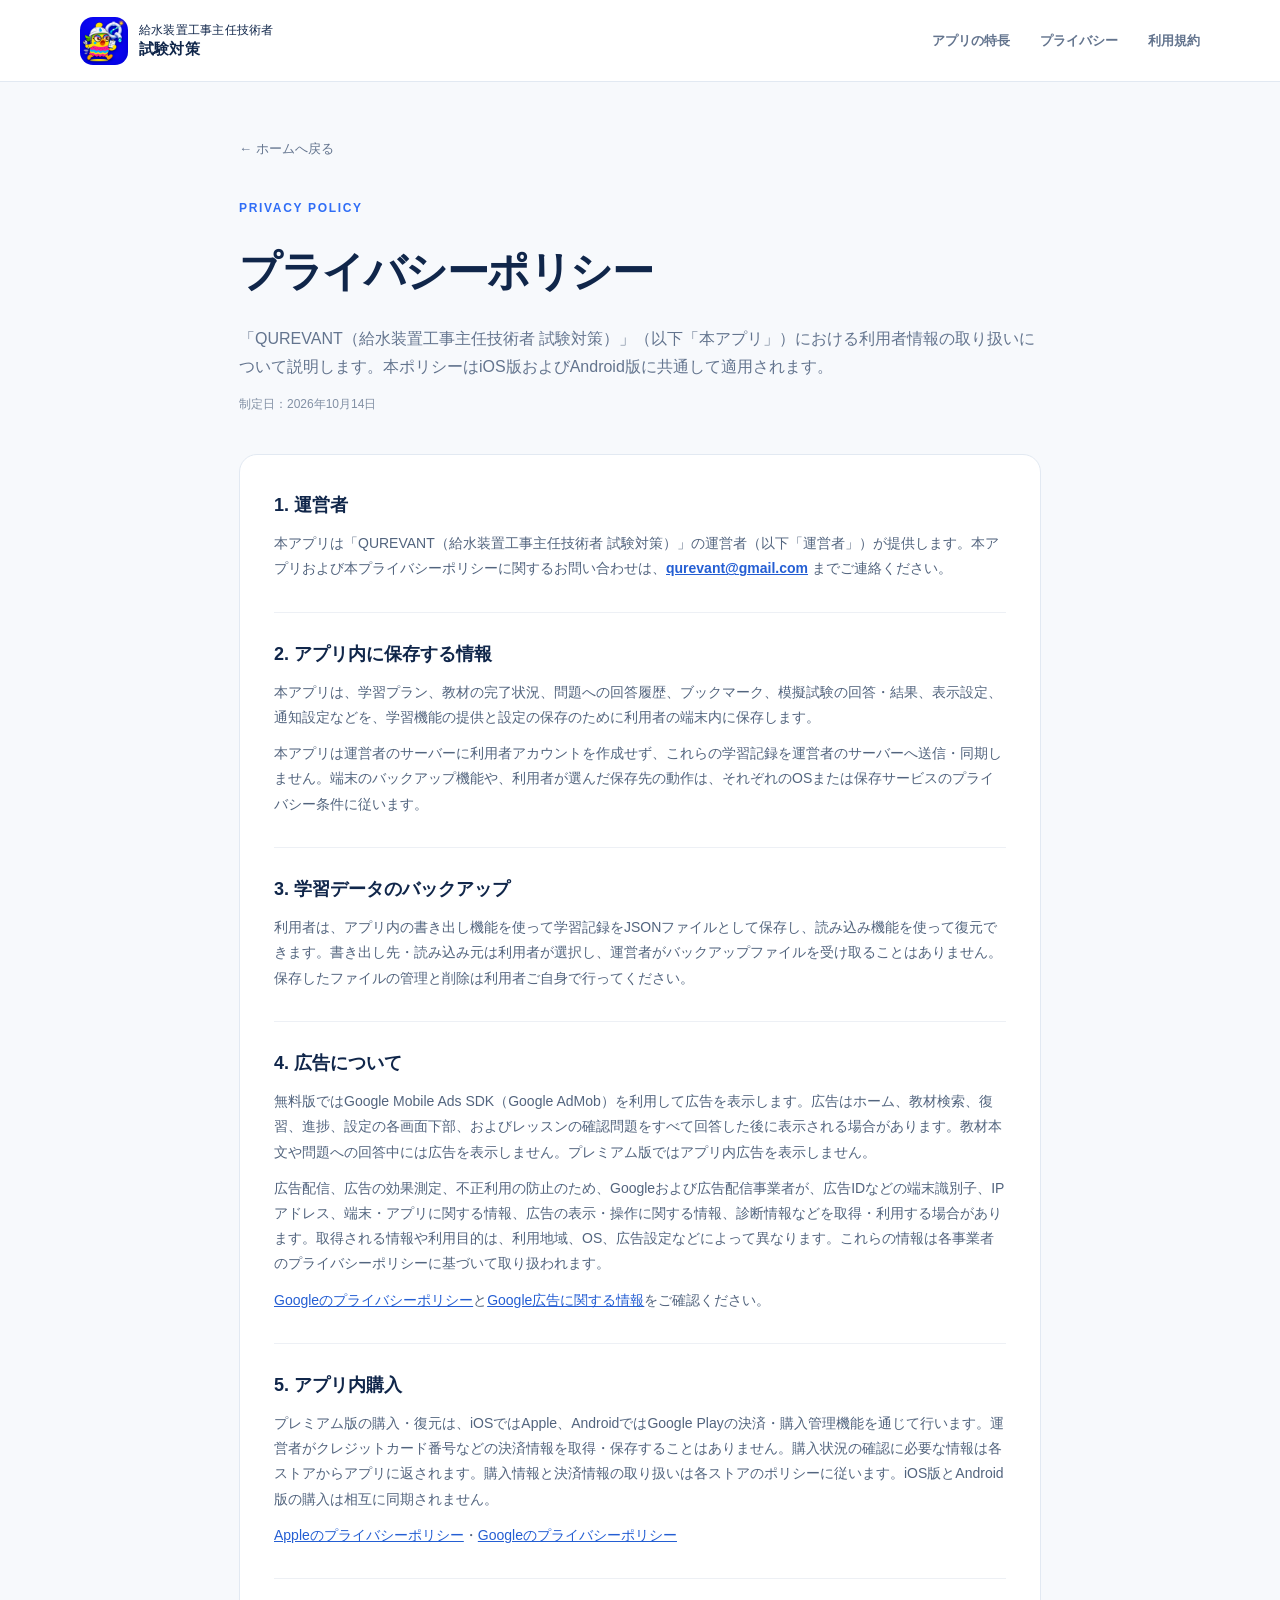
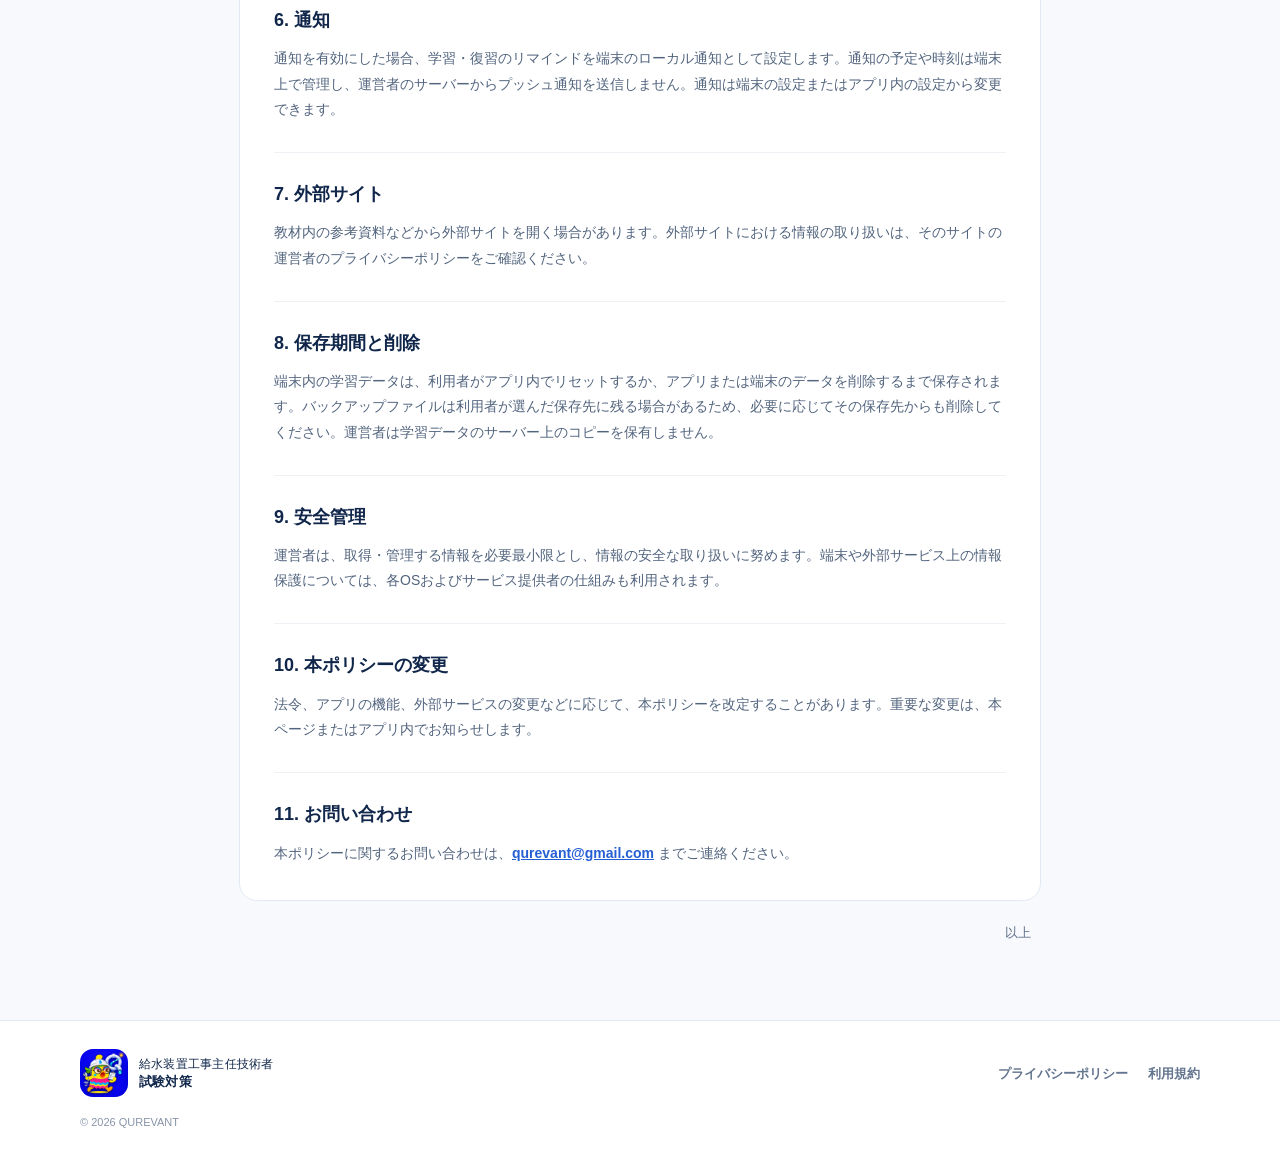
<file: kyusui-souchi-shunin-gijutsusha/privacy.html>
<!doctype html>
<html lang="ja">
<head>
  <meta charset="utf-8">
  <meta name="viewport" content="width=device-width, initial-scale=1">
  <meta name="description" content="QUREVANT（給水装置工事主任技術者 試験対策アプリ）のプライバシーポリシーです。iOS版・Android版共通。">
  <meta name="theme-color" content="#10264a">
  <meta name="robots" content="index,follow">
  <link rel="canonical" href="https://saburokubo.github.io/kyusui-souchi-shunin-gijutsusha/privacy.html">
  <title>プライバシーポリシー | QUREVANT</title>
  <link rel="stylesheet" href="style.css?v=mascot-1">
  <link rel="icon" type="image/png" href="images/app-icon.png?v=1.3">
  <link rel="apple-touch-icon" href="images/app-icon.png?v=1.3">
</head>
<body>
  <header class="site-header">
    <a class="brand" href="index.html" aria-label="ホーム"><img class="brand-icon" src="images/app-icon.png?v=1.3" width="48" height="48" alt=""><span>給水装置工事主任技術者<br><strong>試験対策</strong></span></a>
    <nav aria-label="メインナビゲーション"><a href="index.html#features">アプリの特長</a><a href="privacy.html" aria-current="page">プライバシー</a><a href="terms.html">利用規約</a></nav>
  </header>
  <main class="document-page">
    <a class="back-link" href="index.html">← ホームへ戻る</a>
    <p class="eyebrow">PRIVACY POLICY</p>
    <h1>プライバシーポリシー</h1>
    <p class="document-intro">「QUREVANT（給水装置工事主任技術者 試験対策）」（以下「本アプリ」）における利用者情報の取り扱いについて説明します。本ポリシーはiOS版およびAndroid版に共通して適用されます。</p>
    <p class="updated">制定日：2026年10月14日</p>

    <article class="policy-content">
      <section><h2>1. 運営者</h2><p>本アプリは「QUREVANT（給水装置工事主任技術者 試験対策）」の運営者（以下「運営者」）が提供します。本アプリおよび本プライバシーポリシーに関するお問い合わせは、<a href="mailto:qurevant@gmail.com"><strong>qurevant@gmail.com</strong></a> までご連絡ください。</p></section>
      <section><h2>2. アプリ内に保存する情報</h2><p>本アプリは、学習プラン、教材の完了状況、問題への回答履歴、ブックマーク、模擬試験の回答・結果、表示設定、通知設定などを、学習機能の提供と設定の保存のために利用者の端末内に保存します。</p><p>本アプリは運営者のサーバーに利用者アカウントを作成せず、これらの学習記録を運営者のサーバーへ送信・同期しません。端末のバックアップ機能や、利用者が選んだ保存先の動作は、それぞれのOSまたは保存サービスのプライバシー条件に従います。</p></section>
      <section><h2>3. 学習データのバックアップ</h2><p>利用者は、アプリ内の書き出し機能を使って学習記録をJSONファイルとして保存し、読み込み機能を使って復元できます。書き出し先・読み込み元は利用者が選択し、運営者がバックアップファイルを受け取ることはありません。保存したファイルの管理と削除は利用者ご自身で行ってください。</p></section>
      <section><h2>4. 広告について</h2><p>無料版ではGoogle Mobile Ads SDK（Google AdMob）を利用して広告を表示します。広告はホーム、教材検索、復習、進捗、設定の各画面下部、およびレッスンの確認問題をすべて回答した後に表示される場合があります。教材本文や問題への回答中には広告を表示しません。プレミアム版ではアプリ内広告を表示しません。</p><p>広告配信、広告の効果測定、不正利用の防止のため、Googleおよび広告配信事業者が、広告IDなどの端末識別子、IPアドレス、端末・アプリに関する情報、広告の表示・操作に関する情報、診断情報などを取得・利用する場合があります。取得される情報や利用目的は、利用地域、OS、広告設定などによって異なります。これらの情報は各事業者のプライバシーポリシーに基づいて取り扱われます。</p><p><a href="https://policies.google.com/privacy?hl=ja" rel="noopener noreferrer">Googleのプライバシーポリシー</a>と<a href="https://support.google.com/admob/answer/6128543?hl=ja" rel="noopener noreferrer">Google広告に関する情報</a>をご確認ください。</p></section>
      <section><h2>5. アプリ内購入</h2><p>プレミアム版の購入・復元は、iOSではApple、AndroidではGoogle Playの決済・購入管理機能を通じて行います。運営者がクレジットカード番号などの決済情報を取得・保存することはありません。購入状況の確認に必要な情報は各ストアからアプリに返されます。購入情報と決済情報の取り扱いは各ストアのポリシーに従います。iOS版とAndroid版の購入は相互に同期されません。</p><p><a href="https://www.apple.com/jp/legal/privacy/" rel="noopener noreferrer">Appleのプライバシーポリシー</a>・<a href="https://policies.google.com/privacy?hl=ja" rel="noopener noreferrer">Googleのプライバシーポリシー</a></p></section>
      <section><h2>6. 通知</h2><p>通知を有効にした場合、学習・復習のリマインドを端末のローカル通知として設定します。通知の予定や時刻は端末上で管理し、運営者のサーバーからプッシュ通知を送信しません。通知は端末の設定またはアプリ内の設定から変更できます。</p></section>
      <section><h2>7. 外部サイト</h2><p>教材内の参考資料などから外部サイトを開く場合があります。外部サイトにおける情報の取り扱いは、そのサイトの運営者のプライバシーポリシーをご確認ください。</p></section>
      <section><h2>8. 保存期間と削除</h2><p>端末内の学習データは、利用者がアプリ内でリセットするか、アプリまたは端末のデータを削除するまで保存されます。バックアップファイルは利用者が選んだ保存先に残る場合があるため、必要に応じてその保存先からも削除してください。運営者は学習データのサーバー上のコピーを保有しません。</p></section>
      <section><h2>9. 安全管理</h2><p>運営者は、取得・管理する情報を必要最小限とし、情報の安全な取り扱いに努めます。端末や外部サービス上の情報保護については、各OSおよびサービス提供者の仕組みも利用されます。</p></section>
      <section><h2>10. 本ポリシーの変更</h2><p>法令、アプリの機能、外部サービスの変更などに応じて、本ポリシーを改定することがあります。重要な変更は、本ページまたはアプリ内でお知らせします。</p></section>
      <section><h2>11. お問い合わせ</h2><p>本ポリシーに関するお問い合わせは、<a href="mailto:qurevant@gmail.com"><strong>qurevant@gmail.com</strong></a> までご連絡ください。</p></section>
    </article>
    <p class="document-end">以上</p>
  </main>
  <footer class="site-footer"><a class="brand footer-brand" href="index.html"><img class="brand-icon" src="images/app-icon.png?v=1.3" width="48" height="48" alt=""><span>給水装置工事主任技術者<br><strong>試験対策</strong></span></a><div class="footer-links"><a href="privacy.html">プライバシーポリシー</a><a href="terms.html">利用規約</a></div><small>© 2026 QUREVANT</small></footer>
</body>
</html>
</file>
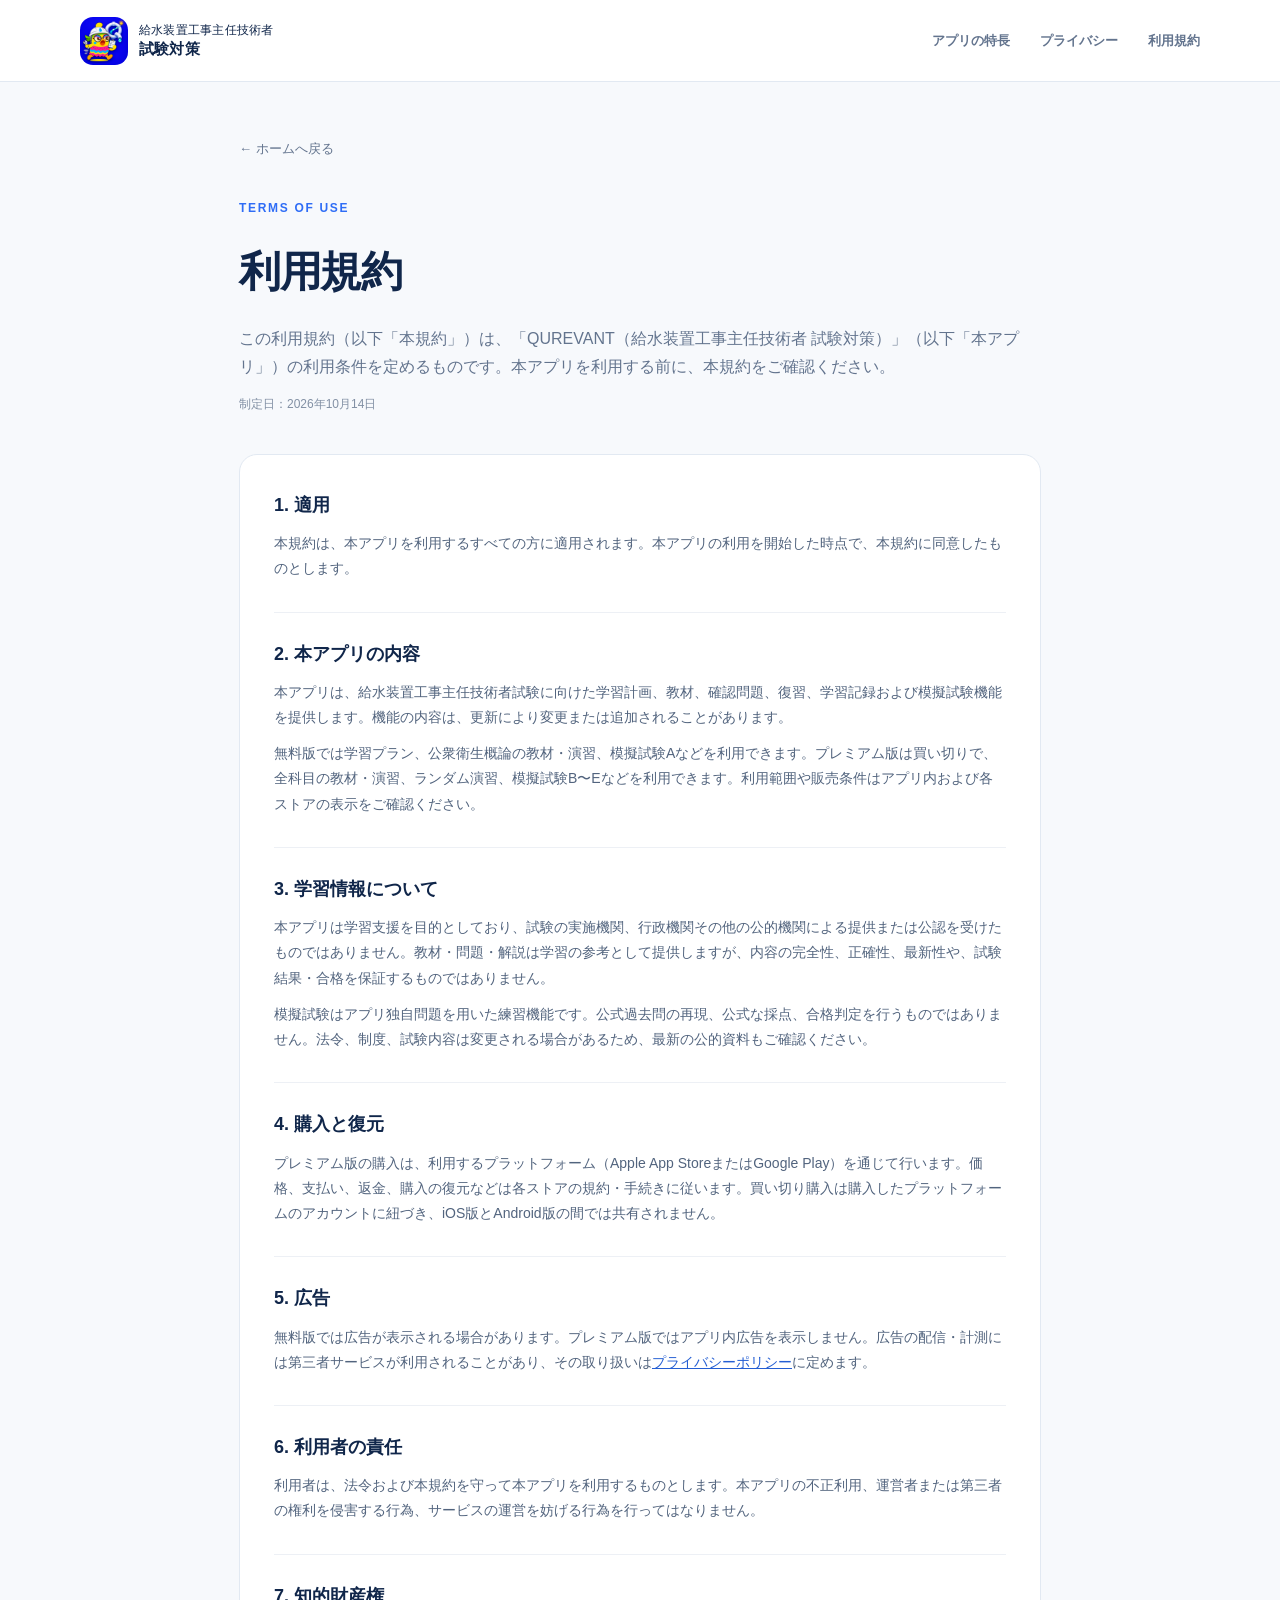
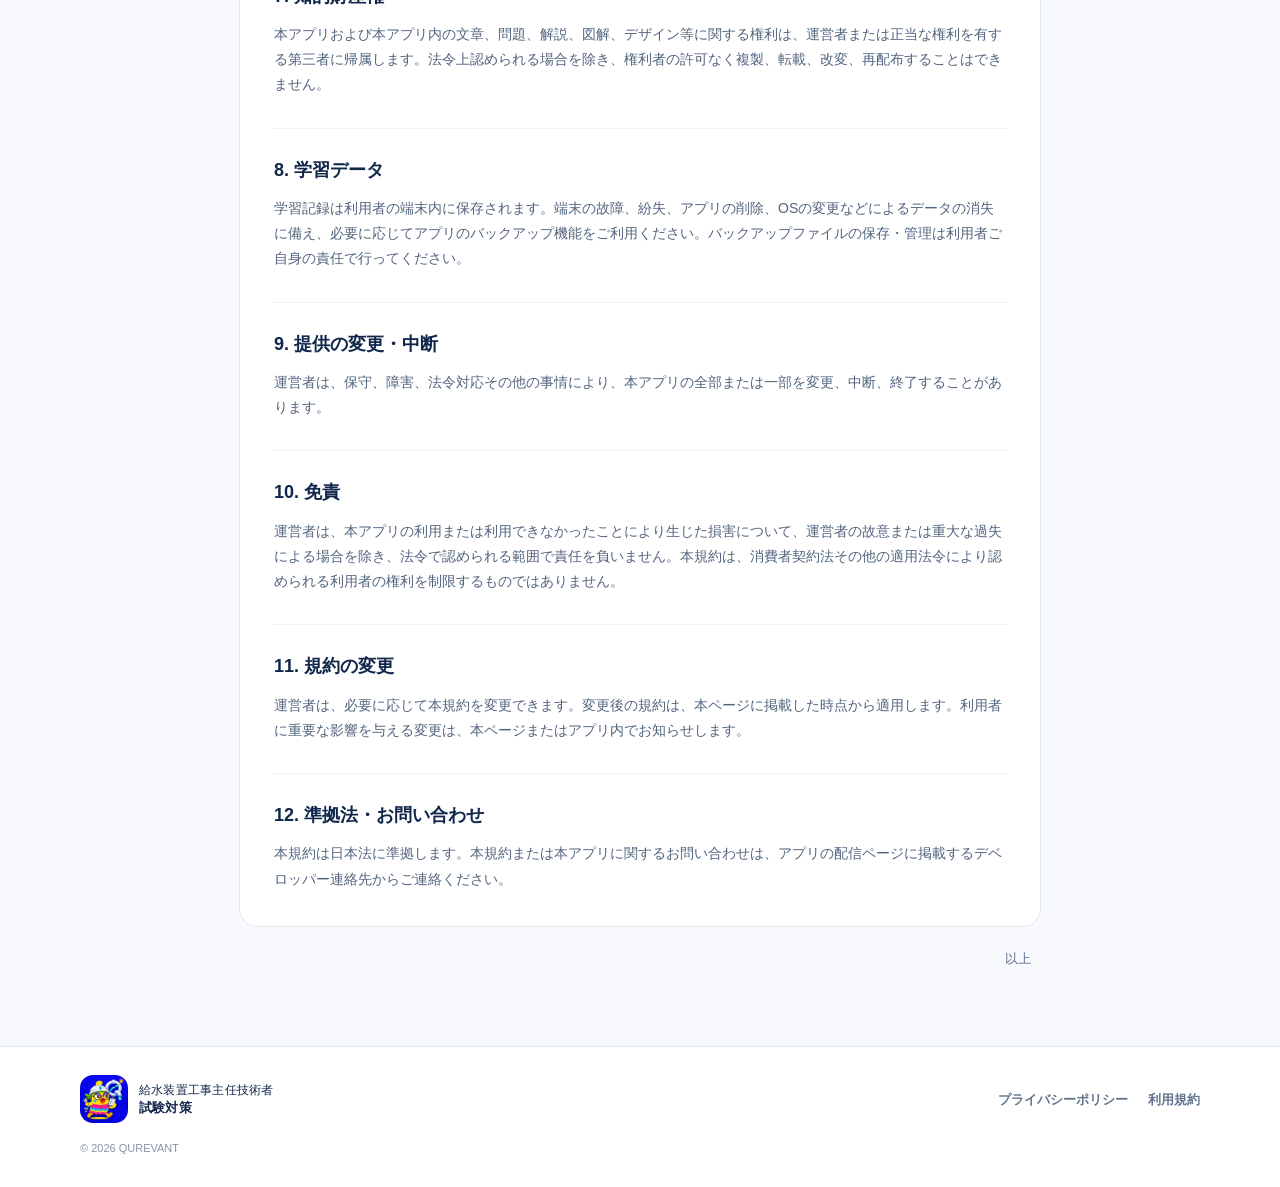
<file: kyusui-souchi-shunin-gijutsusha/terms.html>
<!doctype html>
<html lang="ja">
<head>
  <meta charset="utf-8">
  <meta name="viewport" content="width=device-width, initial-scale=1">
  <meta name="description" content="QUREVANT（給水装置工事主任技術者 試験対策アプリ）の利用規約です。">
  <meta name="theme-color" content="#10264a">
  <meta name="robots" content="index,follow">
  <link rel="canonical" href="https://saburokubo.github.io/kyusui-souchi-shunin-gijutsusha/terms.html">
  <title>利用規約 | QUREVANT</title>
  <link rel="stylesheet" href="style.css?v=mascot-1">
  <link rel="icon" type="image/png" href="images/app-icon.png?v=1.3">
  <link rel="apple-touch-icon" href="images/app-icon.png?v=1.3">
</head>
<body>
  <header class="site-header">
    <a class="brand" href="index.html" aria-label="ホーム"><img class="brand-icon" src="images/app-icon.png?v=1.3" width="48" height="48" alt=""><span>給水装置工事主任技術者<br><strong>試験対策</strong></span></a>
    <nav aria-label="メインナビゲーション"><a href="index.html#features">アプリの特長</a><a href="privacy.html">プライバシー</a><a href="terms.html" aria-current="page">利用規約</a></nav>
  </header>
  <main class="document-page">
    <a class="back-link" href="index.html">← ホームへ戻る</a>
    <p class="eyebrow">TERMS OF USE</p>
    <h1>利用規約</h1>
    <p class="document-intro">この利用規約（以下「本規約」）は、「QUREVANT（給水装置工事主任技術者 試験対策）」（以下「本アプリ」）の利用条件を定めるものです。本アプリを利用する前に、本規約をご確認ください。</p>
    <p class="updated">制定日：2026年10月14日</p>

    <article class="policy-content">
      <section><h2>1. 適用</h2><p>本規約は、本アプリを利用するすべての方に適用されます。本アプリの利用を開始した時点で、本規約に同意したものとします。</p></section>
      <section><h2>2. 本アプリの内容</h2><p>本アプリは、給水装置工事主任技術者試験に向けた学習計画、教材、確認問題、復習、学習記録および模擬試験機能を提供します。機能の内容は、更新により変更または追加されることがあります。</p><p>無料版では学習プラン、公衆衛生概論の教材・演習、模擬試験Aなどを利用できます。プレミアム版は買い切りで、全科目の教材・演習、ランダム演習、模擬試験B〜Eなどを利用できます。利用範囲や販売条件はアプリ内および各ストアの表示をご確認ください。</p></section>
      <section><h2>3. 学習情報について</h2><p>本アプリは学習支援を目的としており、試験の実施機関、行政機関その他の公的機関による提供または公認を受けたものではありません。教材・問題・解説は学習の参考として提供しますが、内容の完全性、正確性、最新性や、試験結果・合格を保証するものではありません。</p><p>模擬試験はアプリ独自問題を用いた練習機能です。公式過去問の再現、公式な採点、合格判定を行うものではありません。法令、制度、試験内容は変更される場合があるため、最新の公的資料もご確認ください。</p></section>
      <section><h2>4. 購入と復元</h2><p>プレミアム版の購入は、利用するプラットフォーム（Apple App StoreまたはGoogle Play）を通じて行います。価格、支払い、返金、購入の復元などは各ストアの規約・手続きに従います。買い切り購入は購入したプラットフォームのアカウントに紐づき、iOS版とAndroid版の間では共有されません。</p></section>
      <section><h2>5. 広告</h2><p>無料版では広告が表示される場合があります。プレミアム版ではアプリ内広告を表示しません。広告の配信・計測には第三者サービスが利用されることがあり、その取り扱いは<a href="privacy.html">プライバシーポリシー</a>に定めます。</p></section>
      <section><h2>6. 利用者の責任</h2><p>利用者は、法令および本規約を守って本アプリを利用するものとします。本アプリの不正利用、運営者または第三者の権利を侵害する行為、サービスの運営を妨げる行為を行ってはなりません。</p></section>
      <section><h2>7. 知的財産権</h2><p>本アプリおよび本アプリ内の文章、問題、解説、図解、デザイン等に関する権利は、運営者または正当な権利を有する第三者に帰属します。法令上認められる場合を除き、権利者の許可なく複製、転載、改変、再配布することはできません。</p></section>
      <section><h2>8. 学習データ</h2><p>学習記録は利用者の端末内に保存されます。端末の故障、紛失、アプリの削除、OSの変更などによるデータの消失に備え、必要に応じてアプリのバックアップ機能をご利用ください。バックアップファイルの保存・管理は利用者ご自身の責任で行ってください。</p></section>
      <section><h2>9. 提供の変更・中断</h2><p>運営者は、保守、障害、法令対応その他の事情により、本アプリの全部または一部を変更、中断、終了することがあります。</p></section>
      <section><h2>10. 免責</h2><p>運営者は、本アプリの利用または利用できなかったことにより生じた損害について、運営者の故意または重大な過失による場合を除き、法令で認められる範囲で責任を負いません。本規約は、消費者契約法その他の適用法令により認められる利用者の権利を制限するものではありません。</p></section>
      <section><h2>11. 規約の変更</h2><p>運営者は、必要に応じて本規約を変更できます。変更後の規約は、本ページに掲載した時点から適用します。利用者に重要な影響を与える変更は、本ページまたはアプリ内でお知らせします。</p></section>
      <section><h2>12. 準拠法・お問い合わせ</h2><p>本規約は日本法に準拠します。本規約または本アプリに関するお問い合わせは、アプリの配信ページに掲載するデベロッパー連絡先からご連絡ください。</p></section>
    </article>
    <p class="document-end">以上</p>
  </main>
  <footer class="site-footer"><a class="brand footer-brand" href="index.html"><img class="brand-icon" src="images/app-icon.png?v=1.3" width="48" height="48" alt=""><span>給水装置工事主任技術者<br><strong>試験対策</strong></span></a><div class="footer-links"><a href="privacy.html">プライバシーポリシー</a><a href="terms.html">利用規約</a></div><small>© 2026 QUREVANT</small></footer>
</body>
</html>
</file>
<file: kyusui-souchi-shunin-gijutsusha/style.css>
:root {
  color-scheme: light;
  --navy: #10264a;
  --ink: #1b2e4e;
  --muted: #63748e;
  --blue: #2f6df6;
  --pale: #eef4ff;
  --line: #e2e9f2;
  --canvas: #f7f9fc;
  --white: #fff;
  font-family: "Noto Sans JP", -apple-system, BlinkMacSystemFont, "Hiragino Kaku Gothic ProN", "Yu Gothic", sans-serif;
}

* { box-sizing: border-box; }
html { scroll-behavior: smooth; }
body { margin: 0; color: var(--ink); background: var(--canvas); line-height: 1.8; }
a { color: inherit; }
.site-header { min-height: 82px; padding: 16px max(24px, calc((100vw - 1120px) / 2)); display: flex; align-items: center; justify-content: space-between; gap: 24px; background: var(--white); border-bottom: 1px solid var(--line); }
.brand { display: inline-flex; align-items: center; gap: 11px; color: var(--navy); text-decoration: none; font-size: 12px; line-height: 1.4; letter-spacing: .02em; }
.brand strong { font-size: 15px; font-weight: 800; }
.brand-mark { display: inline-flex; flex: 0 0 auto; align-items: center; justify-content: center; min-height: 36px; padding: 0 12px; border: 1px solid #dce8ff; border-radius: 999px; color: #245ed3; background: #eef4ff; font-size: 12px; font-weight: 900; letter-spacing: .07em; white-space: nowrap; }
nav { display: flex; gap: 30px; align-items: center; }
nav a, .footer-links a { text-decoration: none; color: var(--muted); font-size: 13px; font-weight: 600; }
nav a:hover, .footer-links a:hover { color: var(--blue); }
main { max-width: 1120px; margin: 0 auto; padding: 0 24px; }
.hero { display: grid; grid-template-columns: 1.05fr .95fr; align-items: center; gap: 48px; padding: 90px 0 70px; }
.eyebrow { margin: 0 0 14px; color: var(--blue); font-size: 12px; font-weight: 800; letter-spacing: .14em; }
h1, h2, h3, p { margin-top: 0; }
.hero h1 { margin-bottom: 20px; color: var(--navy); font-size: clamp(34px, 5vw, 56px); font-weight: 800; letter-spacing: -.045em; line-height: 1.35; }
.hero h1 span { color: var(--blue); }
.hero-description { max-width: 510px; margin-bottom: 28px; color: var(--muted); font-size: 16px; }
.primary-link { display: inline-flex; align-items: center; gap: 15px; padding: 12px 19px; color: white; background: var(--blue); border-radius: 12px; text-decoration: none; font-size: 14px; font-weight: 700; box-shadow: 0 8px 22px #2f6df62b; }
.primary-link:hover { background: #1f5ee8; }
.store-links { display: flex; flex-wrap: wrap; gap: 12px; margin: -2px 0 24px; }
.store-link { display: flex; min-width: 172px; min-height: 58px; flex-direction: column; justify-content: center; padding: 7px 16px 8px; border: 1px solid #273247; border-radius: 12px; color: white; background: #111827; text-decoration: none; box-shadow: 0 7px 18px #1839671c; transition: background .18s ease, transform .18s ease; }
.store-link:hover { background: #26344d; transform: translateY(-1px); }
.store-link-label { font-size: 9px; line-height: 1.25; letter-spacing: .04em; }
.store-link strong { font-size: 17px; line-height: 1.25; font-weight: 700; letter-spacing: -.015em; }
.hero-card { padding: 25px; border: 1px solid #e4ebf5; border-radius: 23px; background: var(--white); box-shadow: 0 18px 46px #18396712; transform: rotate(1deg); }
.hero-card-top, .progress-label { display: flex; align-items: center; justify-content: space-between; }
.hero-card-top { margin-bottom: 25px; color: var(--navy); font-weight: 800; }
.dot { width: 9px; height: 9px; border-radius: 50%; background: #36bd83; box-shadow: 0 0 0 5px #e8f8f1; }
.progress-label { margin-bottom: 8px; font-size: 12px; color: var(--muted); }
.progress-label strong { color: var(--navy); font-size: 14px; }
.progress-track { height: 8px; overflow: hidden; border-radius: 9px; background: #edf1f6; }
.progress-track span { display: block; width: 32%; height: 100%; background: var(--blue); border-radius: inherit; }
.lesson-row { display: flex; align-items: center; gap: 13px; margin-top: 18px; padding: 14px; border: 1px solid var(--line); border-radius: 14px; }
.lesson-icon { display: grid; place-items: center; flex: 0 0 34px; width: 34px; height: 34px; border-radius: 11px; color: #16855f; background: #e9f8f1; font-weight: 800; }
.lesson-icon.pale { color: var(--blue); background: var(--pale); }
.lesson-row strong, .lesson-row small { display: block; }
.lesson-row strong { color: var(--navy); font-size: 13px; }
.lesson-row small { margin-top: 2px; color: var(--muted); font-size: 11px; }
.facts { display: grid; grid-template-columns: repeat(5, 1fr); align-items: center; gap: 20px; margin: 0 0 94px; padding: 24px 30px; border: 1px solid var(--line); border-radius: 18px; background: var(--white); }
.facts div { display: flex; align-items: baseline; gap: 8px; }
.facts strong { color: var(--blue); font-size: 30px; line-height: 1; }
.facts span { color: var(--muted); font-size: 13px; font-weight: 600; }
.facts p { grid-column: 1 / -1; margin: 0; color: var(--muted); font-size: 11px; }
.section { padding: 0 0 88px; }
.section h2, .premium-band h2, .note-section h2 { margin-bottom: 12px; color: var(--navy); font-size: clamp(25px, 3vw, 34px); font-weight: 800; letter-spacing: -.03em; line-height: 1.5; }
.section-lead { max-width: 690px; margin-bottom: 30px; color: var(--muted); }
.feature-grid { display: grid; grid-template-columns: repeat(3, 1fr); gap: 16px; }
.feature-card { min-height: 190px; padding: 24px; border: 1px solid var(--line); border-radius: 17px; background: var(--white); }
.feature-number { color: var(--blue); font-size: 11px; font-weight: 800; letter-spacing: .12em; }
.feature-card h3 { margin: 8px 0; color: var(--navy); font-size: 18px; }
.feature-card p { margin: 0; color: var(--muted); font-size: 13px; }
.diagram-section { padding-bottom: 86px; }
.diagram-grid { display: grid; grid-template-columns: repeat(3, minmax(0, 1fr)); gap: 18px; align-items: stretch; }
.diagram-card { display: flex; flex-direction: column; overflow: hidden; border: 1px solid var(--line); border-radius: 20px; background: var(--white); box-shadow: 0 12px 32px #1839670b; }
.diagram-image { display: grid; flex: 0 0 520px; place-items: center; height: 520px; min-height: 0; overflow: hidden; padding: 18px; background: linear-gradient(145deg, #f1f6ff, #f7fbfc); }
.diagram-image img { display: block; width: 100%; height: 100%; min-width: 0; min-height: 0; max-width: 100%; object-fit: contain; }
.diagram-caption { position: relative; z-index: 1; flex: 1; min-height: 145px; padding: 22px 22px 25px; background: var(--white); }
.diagram-caption > span { color: var(--blue); font-size: 11px; font-weight: 800; }
.diagram-caption h3 { margin: 6px 0 7px; color: var(--navy); font-size: 17px; }
.diagram-caption p { margin: 0; color: var(--muted); font-size: 12px; line-height: 1.75; }
.diagram-footnote { margin: 15px 0 0; color: var(--muted); font-size: 11px; }
.lesson-preview-heading { margin: 65px 0 22px; }
.lesson-preview-heading .eyebrow { margin-bottom: 8px; }
.lesson-preview-heading h3 { margin: 0 0 8px; color: var(--navy); font-size: clamp(22px, 3vw, 29px); font-weight: 800; line-height: 1.5; }
.lesson-preview-heading > p:last-child { margin: 0; color: var(--muted); font-size: 13px; }
.lesson-preview-grid { display: grid; grid-template-columns: .9fr 1.1fr; gap: 18px; align-items: stretch; }
.lesson-sample, .question-sample { padding: 25px; border: 1px solid var(--line); border-radius: 20px; background: var(--white); box-shadow: 0 12px 32px #1839670b; }
.sample-label { display: flex; justify-content: space-between; gap: 12px; align-items: center; margin-bottom: 14px; color: var(--blue); font-size: 11px; font-weight: 800; }
.sample-label span + span { color: var(--muted); font-weight: 600; }
.lesson-sample h4, .question-sample h4 { margin: 0 0 12px; color: var(--navy); font-size: 17px; line-height: 1.6; }
.lesson-sample > p { margin: 0; color: #52647e; font-size: 13px; line-height: 2; }
.flow-chips { display: flex; flex-wrap: wrap; align-items: center; gap: 7px; margin-top: 19px; }
.flow-chips span { padding: 5px 10px; border-radius: 999px; color: #245ed3; background: var(--pale); font-size: 11px; font-weight: 700; }
.flow-chips i { color: #93a4bc; font-size: 12px; font-style: normal; }
.text-takeaway { display: grid; gap: 3px; margin-top: 19px; padding: 13px 15px; border-left: 3px solid var(--blue); border-radius: 0 11px 11px 0; background: var(--pale); }
.text-takeaway strong { color: #245ed3; font-size: 10px; }
.text-takeaway span { color: var(--navy); font-size: 12px; font-weight: 700; }
.question-sample ol { display: grid; gap: 7px; margin: 15px 0 17px; padding: 0; list-style: none; counter-reset: answer-option; }
.question-sample li { position: relative; padding: 9px 11px 9px 38px; border: 1px solid #e8edf4; border-radius: 10px; color: #52647e; background: #fbfcfe; font-size: 11px; line-height: 1.7; counter-increment: answer-option; }
.question-sample li::before { content: counter(answer-option, katakana); position: absolute; top: 8px; left: 12px; color: var(--blue); font-weight: 800; }
.question-sample li.is-correct { padding-right: 58px; border-color: #8ed6b5; color: #185b46; background: #eaf8f1; }
.question-sample li.is-correct::before { color: #17845c; }
.question-sample li.is-correct::after { content: "正解"; position: absolute; top: 50%; right: 9px; padding: 2px 7px; border-radius: 999px; color: white; background: #17845c; font-size: 9px; font-weight: 800; transform: translateY(-50%); }
.answered-badge { padding: 3px 9px; border-radius: 999px; color: #176f54 !important; background: #eaf8f1; font-size: 10px; }
.answer-feedback { padding: 13px 15px; border: 1px solid #c5ead8; border-radius: 12px; background: #f0faf5; }
.answer-feedback strong { color: #176f54; font-size: 12px; }
.answer-feedback strong span { margin-right: 4px; }
.answer-feedback p { margin: 5px 0 0; color: #3f6557; font-size: 11px; line-height: 1.8; }
.past-question-band { display: grid; grid-template-columns: 170px 1fr; gap: 35px; align-items: center; margin: 0 0 82px; padding: 38px; border: 1px solid #dce8ff; border-radius: 24px; background: linear-gradient(120deg, #edf4ff, #f8fbff 70%); }
.past-question-icon { display: grid; place-items: center; width: 142px; height: 142px; border: 1px solid #d6e4ff; border-radius: 38px; color: white; background: linear-gradient(145deg, #5590ff, #235fe4); box-shadow: 0 18px 35px #2f6df62b; font-size: 24px; font-weight: 800; transform: rotate(-5deg); }
.past-question-copy .eyebrow { margin-bottom: 8px; }
.past-question-copy h2 { margin: 0 0 9px; color: var(--navy); font-size: clamp(23px, 3vw, 31px); line-height: 1.45; }
.past-question-copy > p:not(.eyebrow) { max-width: 720px; margin: 0 0 14px; color: var(--muted); font-size: 14px; }
.past-question-copy > a { display: inline-flex; gap: 12px; align-items: center; color: #245ed3; font-size: 13px; font-weight: 800; text-decoration: none; }
.past-question-copy > a:hover { text-decoration: underline; }
.past-question-copy small { display: block; margin-top: 12px; color: #73839b; font-size: 10px; line-height: 1.7; }
.premium-band { display: grid; grid-template-columns: 1.4fr .8fr; gap: 36px; align-items: center; margin: 0 0 74px; padding: 36px; border-radius: 22px; color: #eaf1ff; background: var(--navy); }
.premium-band .eyebrow { color: #8eb3ff; }
.premium-band h2 { margin-bottom: 10px; color: white; font-size: 26px; }
.premium-band p:not(.eyebrow) { margin: 0; color: #c2cde0; font-size: 14px; }
.premium-note { padding: 17px; border: 1px solid #ffffff2b; border-radius: 14px; color: #d5def0; font-size: 12px; }
.note-section { max-width: 800px; margin: 0 auto 70px; }
.note-section h2 { font-size: 21px; }
.note-section p { margin: 0; color: var(--muted); font-size: 13px; }
.legal-links { display: grid; grid-template-columns: 1fr 1fr; gap: 14px; margin-bottom: 72px; }
.legal-links a { display: flex; align-items: center; gap: 13px; padding: 17px 20px; border: 1px solid var(--line); border-radius: 13px; background: var(--white); text-decoration: none; }
.legal-links a > span:first-child { color: var(--blue); font-size: 11px; font-weight: 800; }
.legal-links strong { flex: 1; color: var(--navy); font-size: 13px; }
.arrow { color: var(--muted); }
.site-footer { display: grid; grid-template-columns: 1fr auto; align-items: center; gap: 16px 30px; padding: 28px max(24px, calc((100vw - 1120px) / 2)); border-top: 1px solid var(--line); background: var(--white); }
.footer-brand img.brand-mark { width: 36px; height: 36px; min-height: 36px; padding: 0; border: 0; border-radius: 12px; object-fit: cover; }
.footer-brand strong { font-size: 13px; }
.footer-links { display: flex; gap: 20px; }
.site-footer > small { grid-column: 1 / -1; color: #8794a8; font-size: 11px; }
.document-page { max-width: 850px; padding-top: 52px; padding-bottom: 76px; }
.back-link { display: inline-block; margin-bottom: 38px; color: var(--muted); font-size: 13px; text-decoration: none; }
.back-link:hover { color: var(--blue); }
.document-page h1 { margin-bottom: 15px; color: var(--navy); font-size: clamp(30px, 4vw, 42px); font-weight: 800; letter-spacing: -.035em; }
.document-intro { margin-bottom: 12px; color: var(--muted); }
.updated { margin-bottom: 38px; color: #8290a4; font-size: 12px; }
.policy-content { padding: 34px; border: 1px solid var(--line); border-radius: 18px; background: var(--white); }
.policy-content section + section { margin-top: 30px; padding-top: 25px; border-top: 1px solid #edf0f5; }
.policy-content h2 { margin-bottom: 10px; color: var(--navy); font-size: 18px; }
.policy-content p { margin-bottom: 11px; color: #52647e; font-size: 14px; }
.policy-content p:last-child { margin-bottom: 0; }
.policy-content a { color: #245ed3; overflow-wrap: anywhere; }
.document-end { margin: 20px 10px 0; color: var(--muted); font-size: 13px; text-align: right; }

@media (max-width: 760px) {
  .site-header { min-height: 72px; padding: 13px 18px; }
  .brand { font-size: 10px; }
  .brand-mark { min-height: 33px; padding: 0 10px; font-size: 11px; }
  .brand strong { font-size: 13px; }
  nav { gap: 12px; }
  nav a { font-size: 11px; }
  main { padding-right: 18px; padding-left: 18px; }
  .hero { grid-template-columns: 1fr; gap: 35px; padding: 57px 0 42px; }
  .hero h1 { font-size: 38px; }
  .hero-card { max-width: 500px; width: 100%; justify-self: center; transform: none; }
  .facts { grid-template-columns: repeat(3, 1fr); gap: 14px 8px; margin-bottom: 66px; padding: 20px; }
  .facts strong { font-size: 26px; }
  .facts p { grid-column: 1 / -1; }
  .section { padding-bottom: 65px; }
  .feature-grid { grid-template-columns: 1fr; }
  .diagram-grid { grid-template-columns: 1fr; }
  .diagram-image { flex-basis: 560px; height: 560px; padding: 14px; }
  .diagram-caption { min-height: auto; padding: 18px 20px 22px; }
  .diagram-caption h3 { font-size: 17px; }
  .diagram-caption p { font-size: 12px; }
  .lesson-preview-grid { grid-template-columns: 1fr; }
  .lesson-sample, .question-sample { padding: 21px; }
  .lesson-preview-heading { margin-top: 48px; }
  .past-question-band { grid-template-columns: 1fr; gap: 22px; margin-bottom: 62px; padding: 26px 22px; }
  .past-question-icon { width: 100px; height: 100px; border-radius: 29px; font-size: 19px; }
  .feature-card { min-height: auto; }
  .premium-band { grid-template-columns: 1fr; gap: 20px; margin-bottom: 60px; padding: 26px 22px; }
  .premium-band h2 { font-size: 23px; }
  .note-section { margin-bottom: 54px; }
  .legal-links { grid-template-columns: 1fr; margin-bottom: 55px; }
  .site-footer { grid-template-columns: 1fr; padding: 25px 18px; }
  .footer-links { gap: 17px; }
  .site-footer > small { grid-column: auto; }
  .document-page { padding-top: 32px; padding-bottom: 54px; }
  .back-link { margin-bottom: 25px; }
  .policy-content { padding: 24px 20px; }
}

@media (max-width: 390px) {
  .site-header { align-items: flex-start; flex-direction: column; gap: 12px; }
  nav { width: 100%; justify-content: space-between; }
}

@media (max-width: 420px) {
  .diagram-image { flex-basis: 500px; height: 500px; }
}

/* Shared app identity and study companion. */
.brand-icon { display: block; flex: 0 0 auto; width: 48px; height: 48px; border-radius: 13px; object-fit: cover; }
.hero-visual { min-width: 0; }
.mascot-intro { display: flex; justify-content: center; align-items: center; gap: 12px; margin: -36px 0 8px; }
.mascot-intro img { width: clamp(140px, 16vw, 210px); height: auto; object-fit: contain; }
.mascot-intro p { margin: 0; color: var(--muted); font-size: 16px; line-height: 1.7; }
.mascot-intro strong { color: var(--navy); font-size: 24px; }
@media (max-width: 760px) {
  .brand-icon { width: 40px; height: 40px; border-radius: 11px; }
  .site-header { flex-wrap: wrap; gap: 12px; }
  .site-header nav { flex-wrap: wrap; }
  .mascot-intro { margin-top: 0; }
  .mascot-intro img { width: 156px; }
  .hero-card { box-sizing: border-box; }
}
</file>
